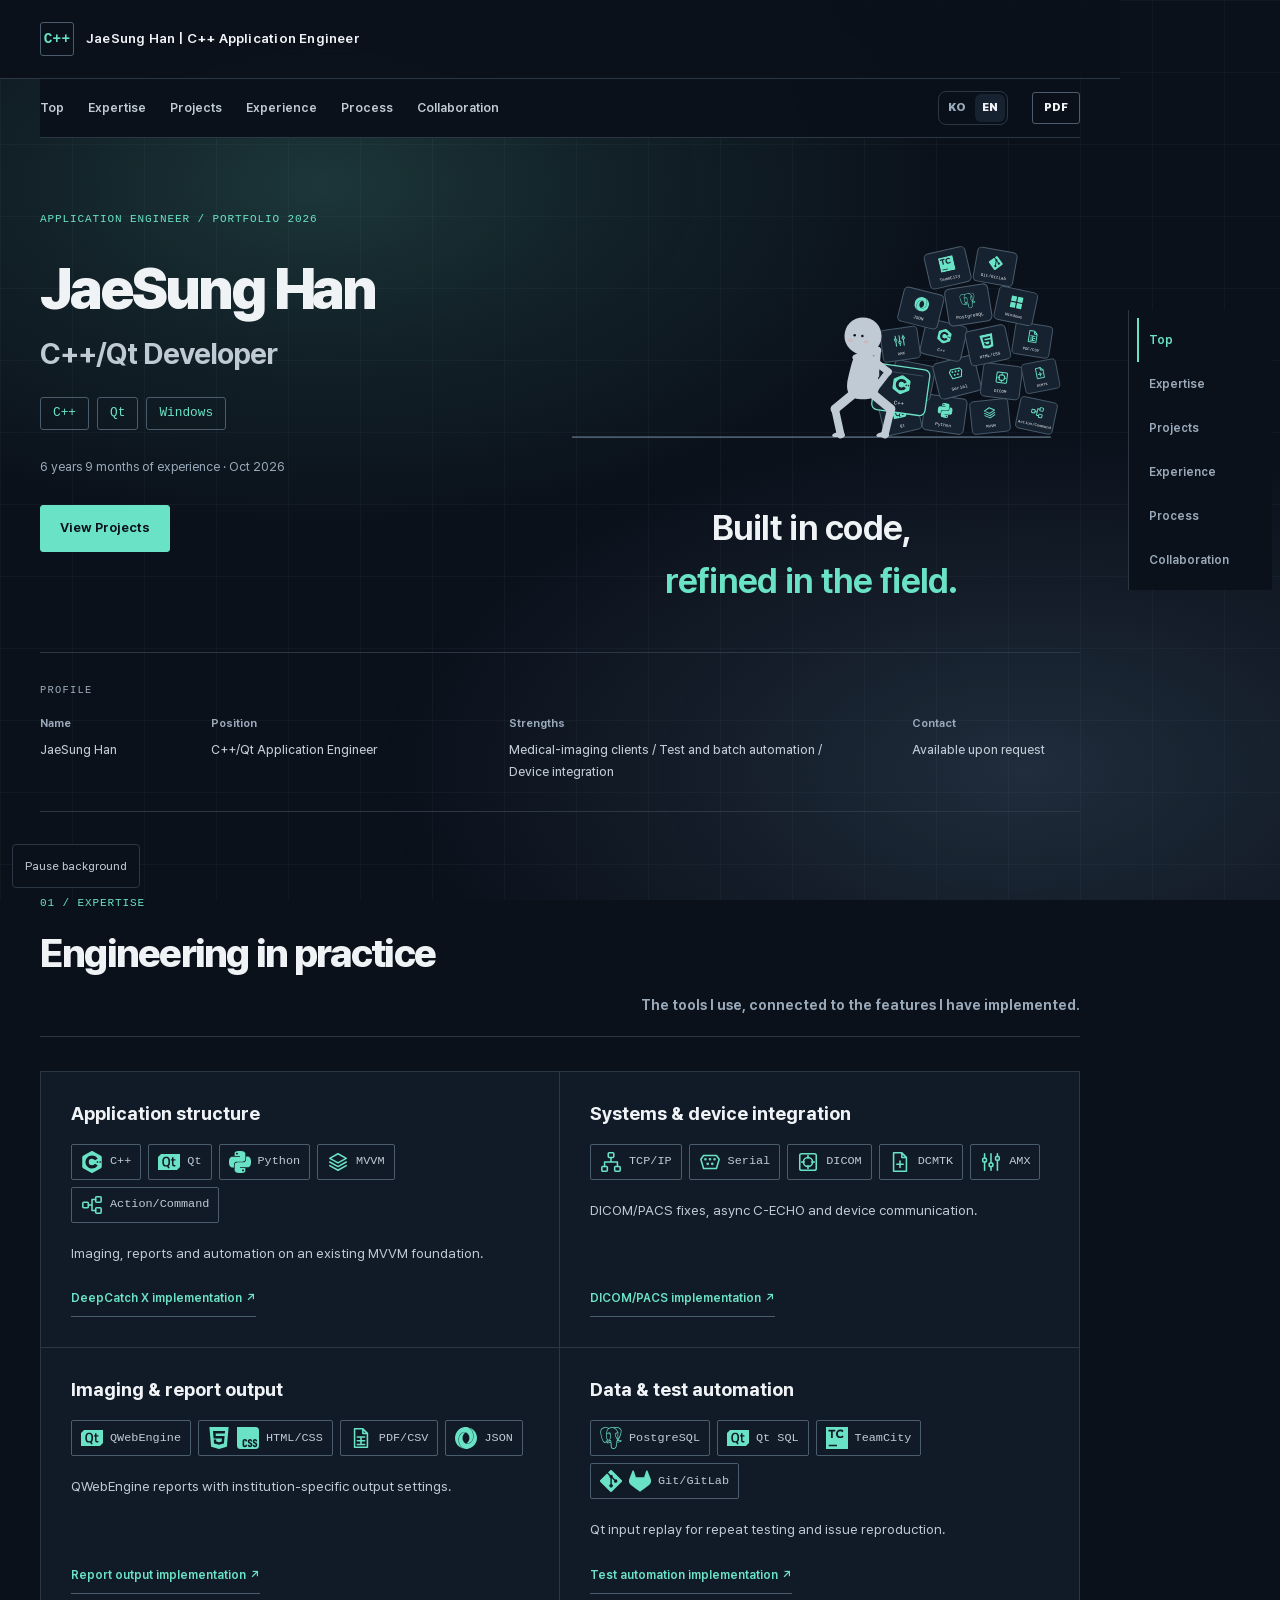
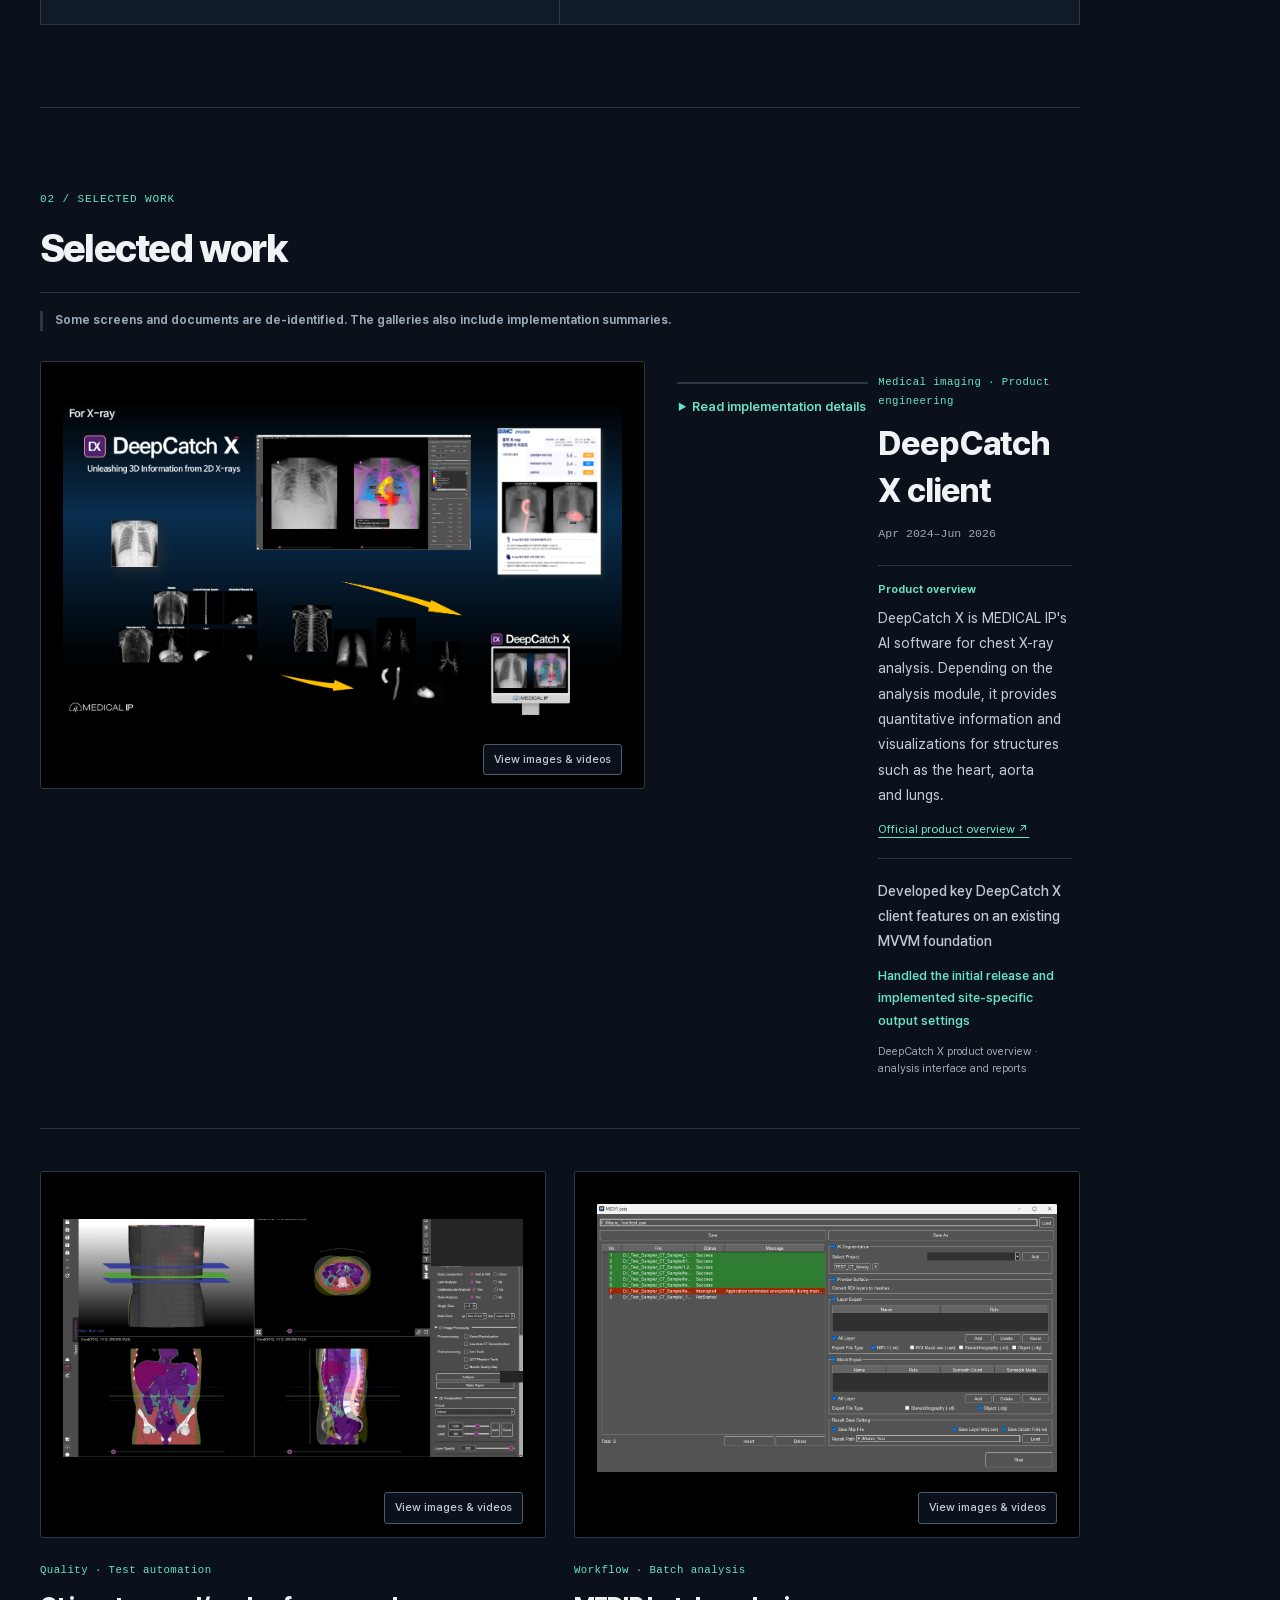
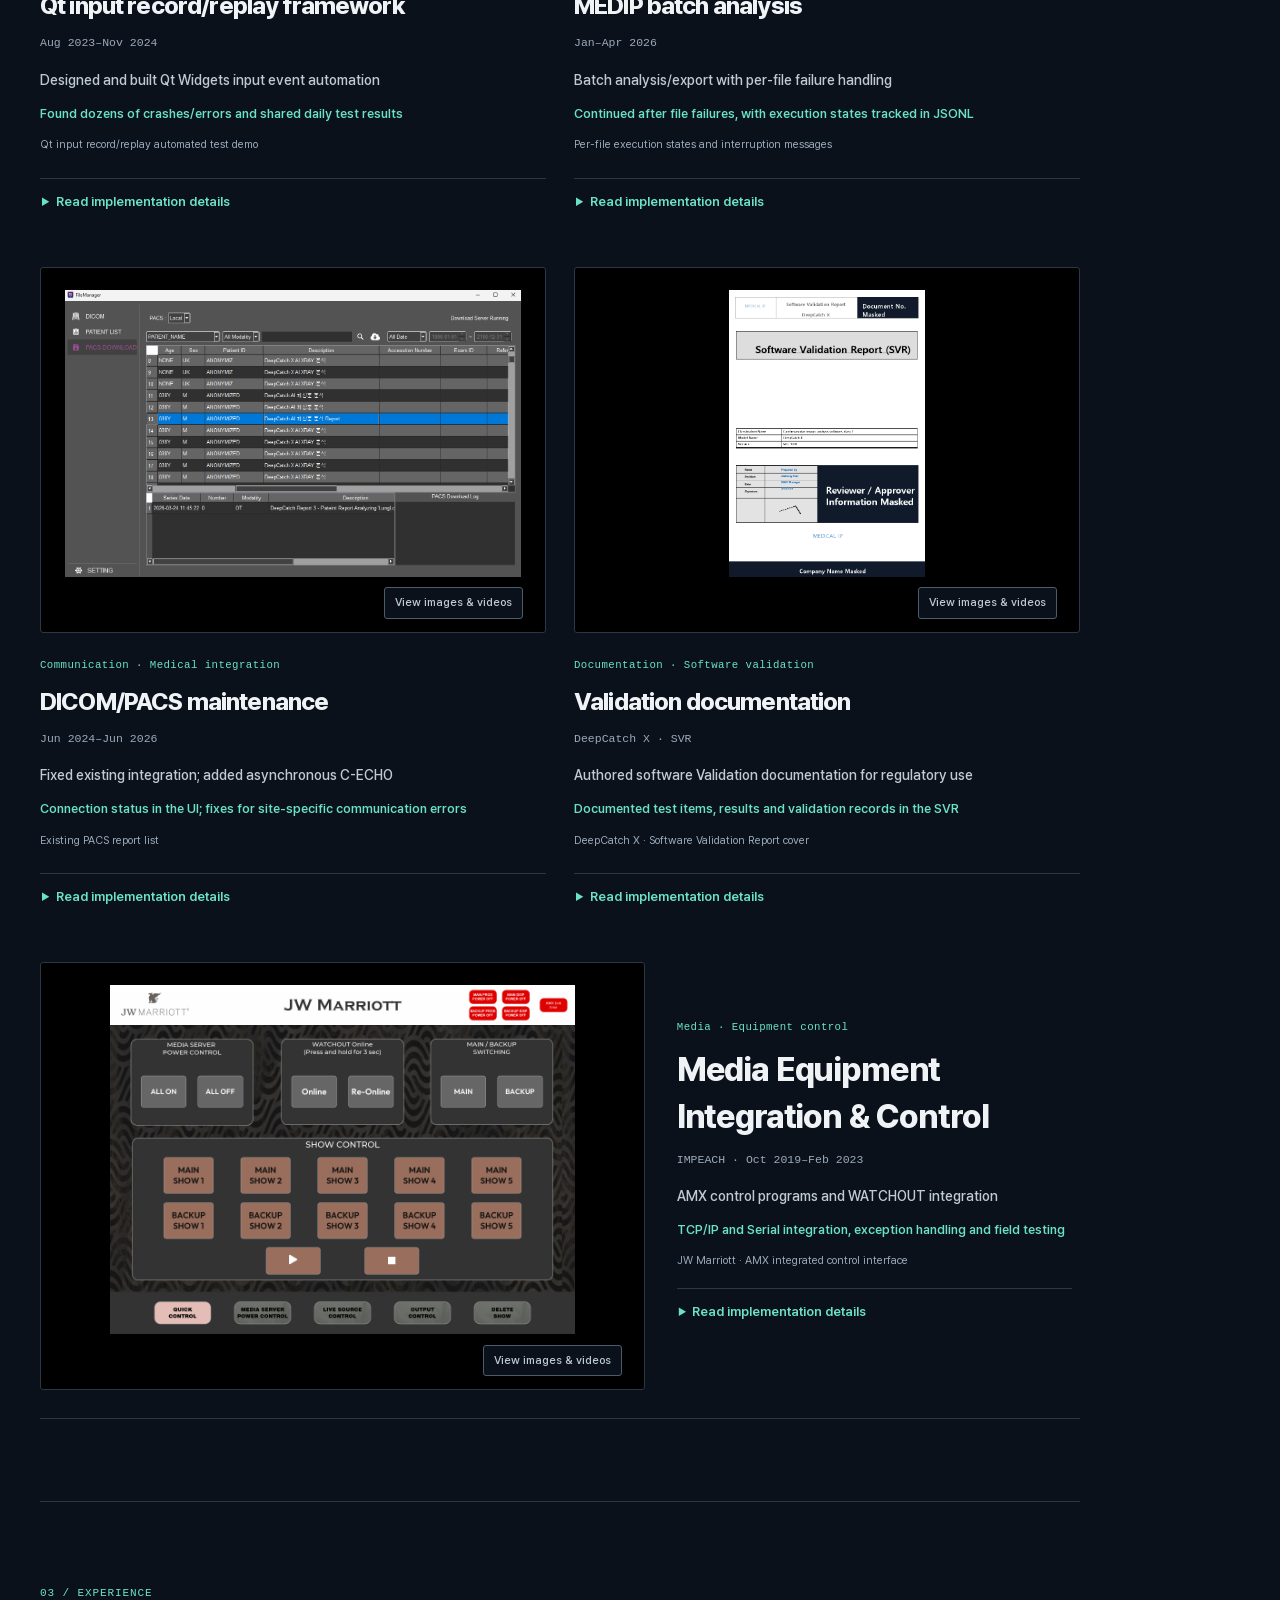
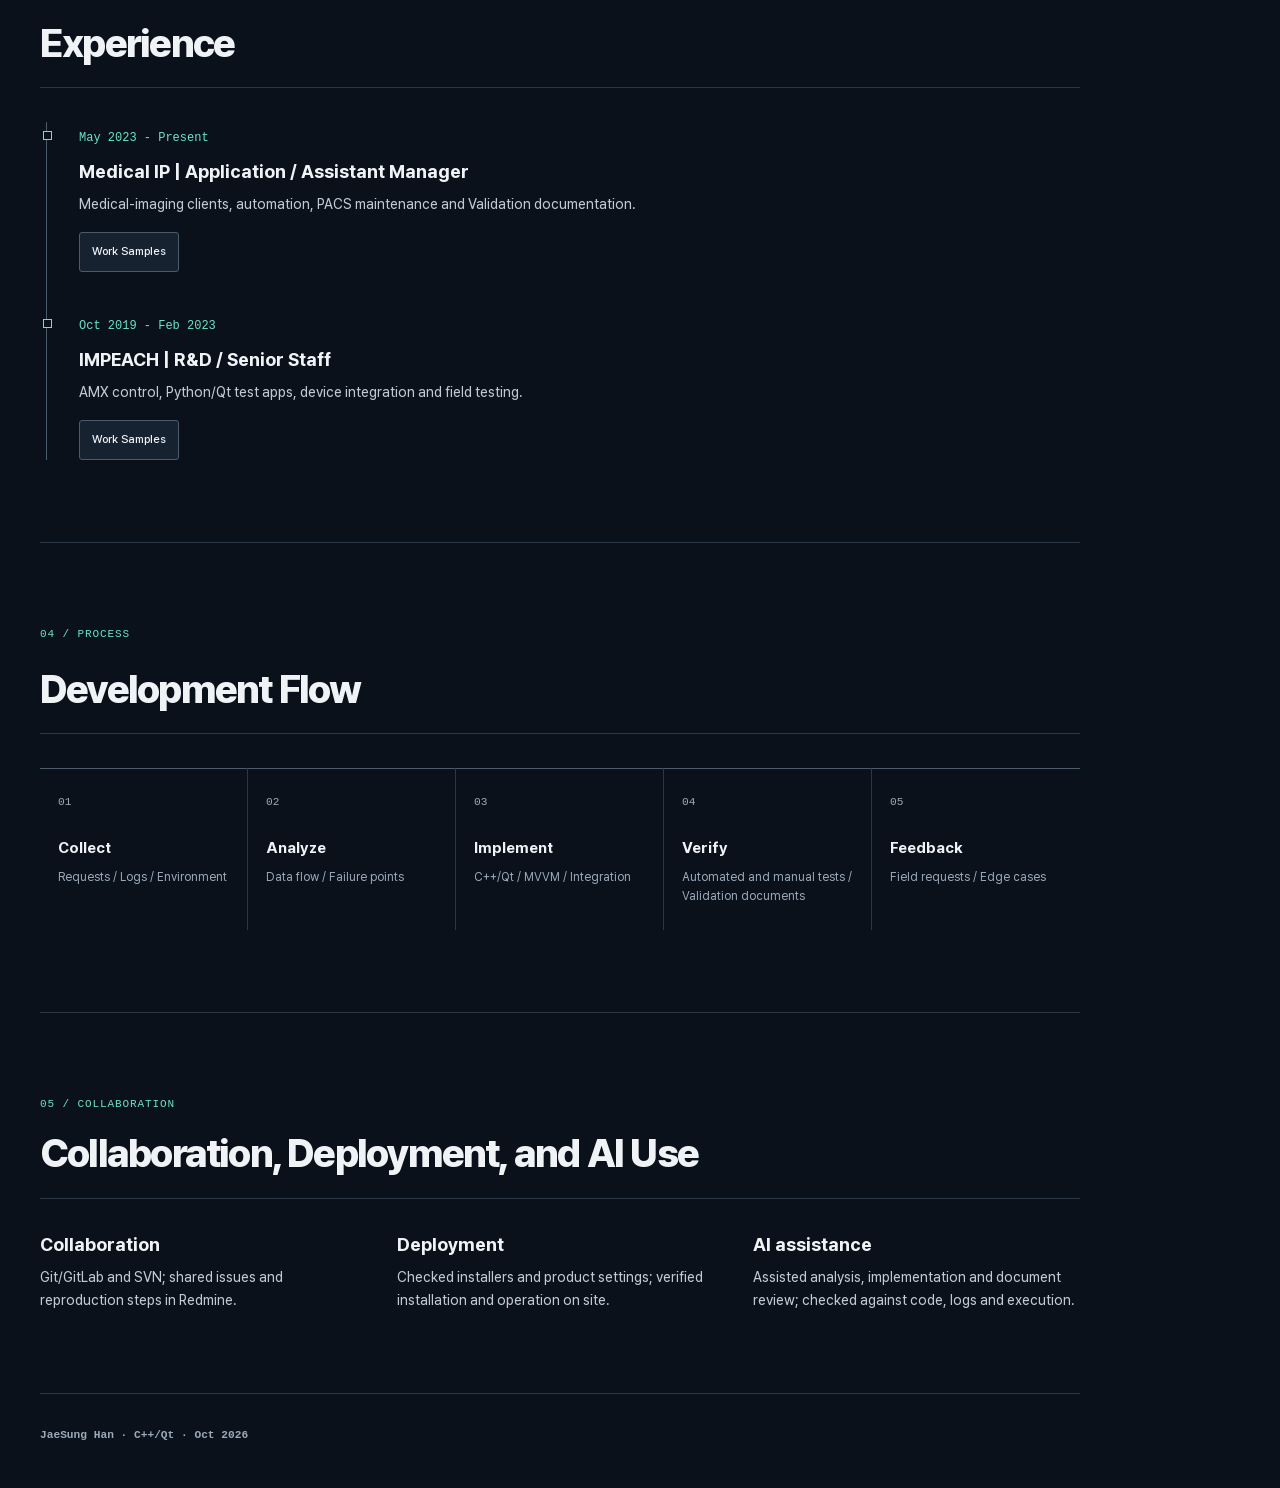
<file: index.html>
<!doctype html>
<html lang="ko">
<head>
  <meta charset="utf-8">
  <meta name="viewport" content="width=device-width, initial-scale=1">
  <meta http-equiv="refresh" content="0; url=portfolio/">
  <title>한재성 포트폴리오</title>
  <script>
    window.location.replace("portfolio/");
  </script>
</head>
<body>
  <p><a href="portfolio/">포트폴리오로 이동</a></p>
</body>
</html>
</file>
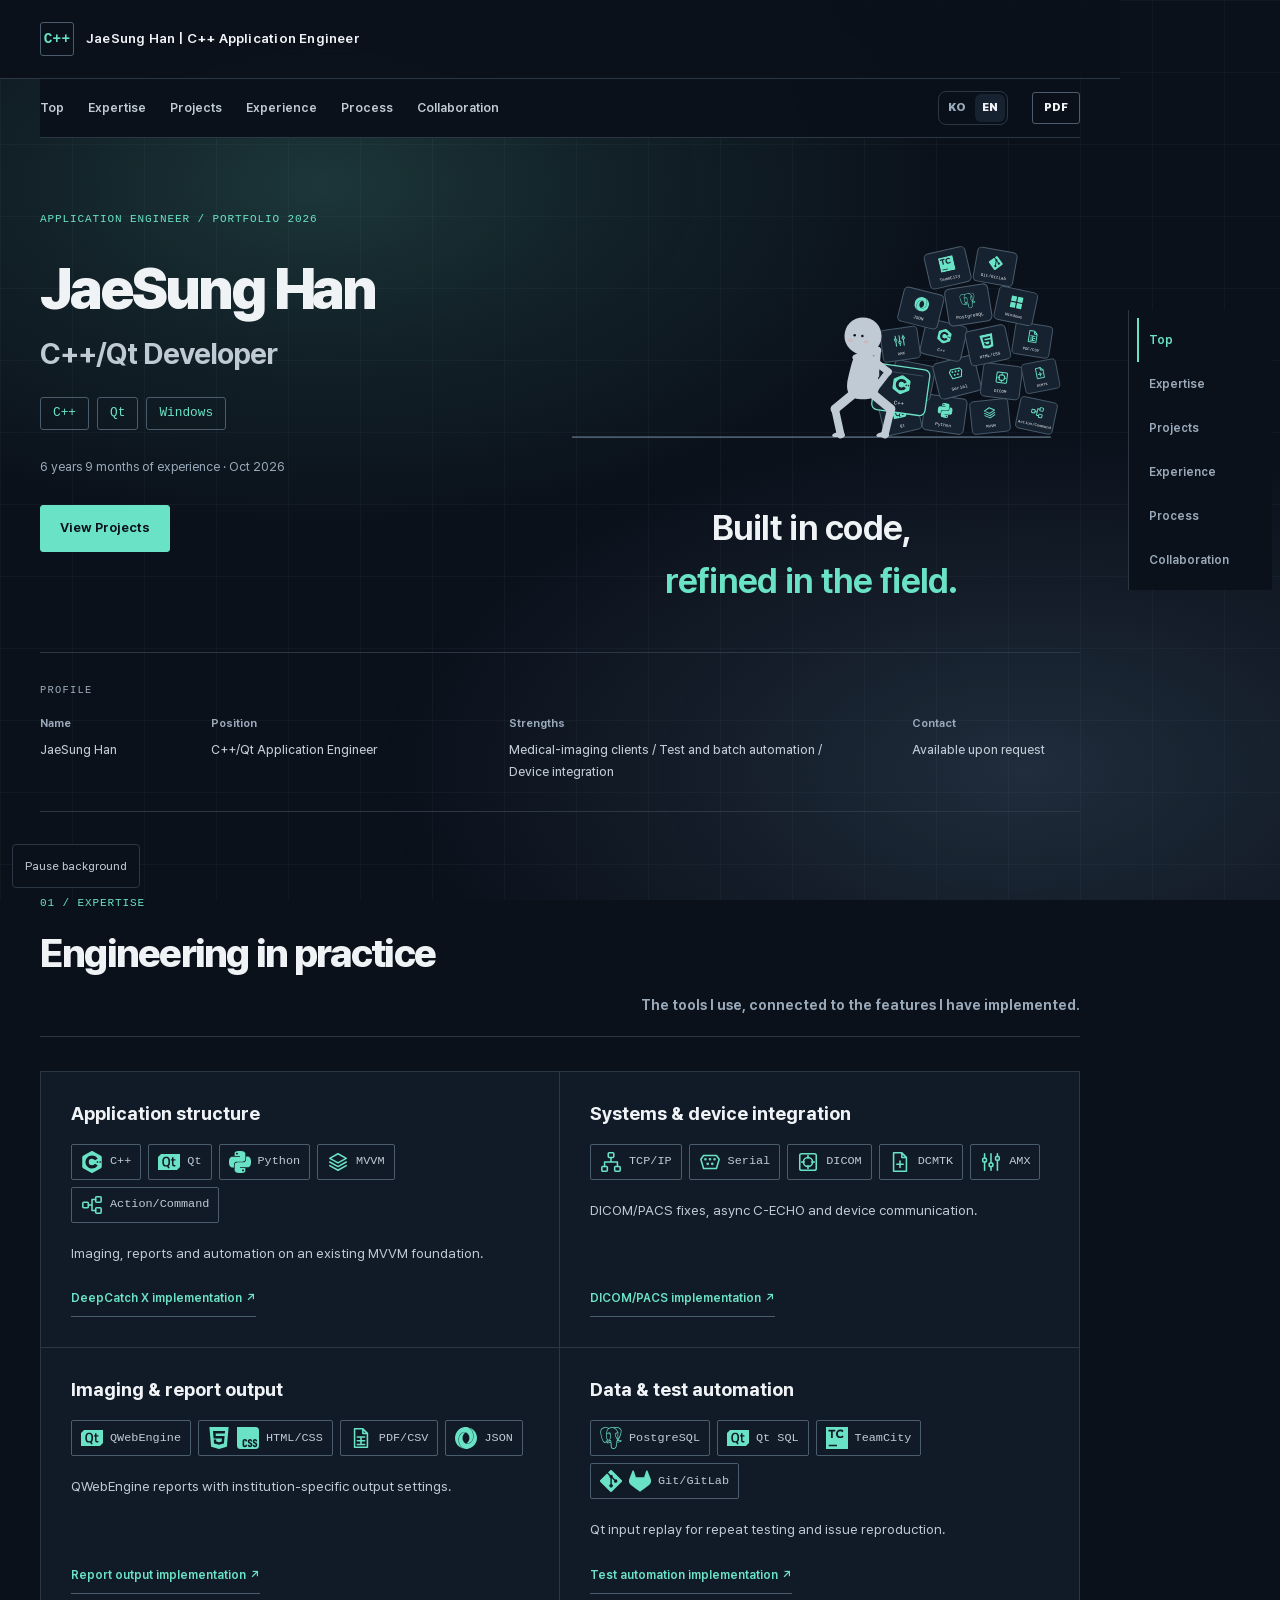
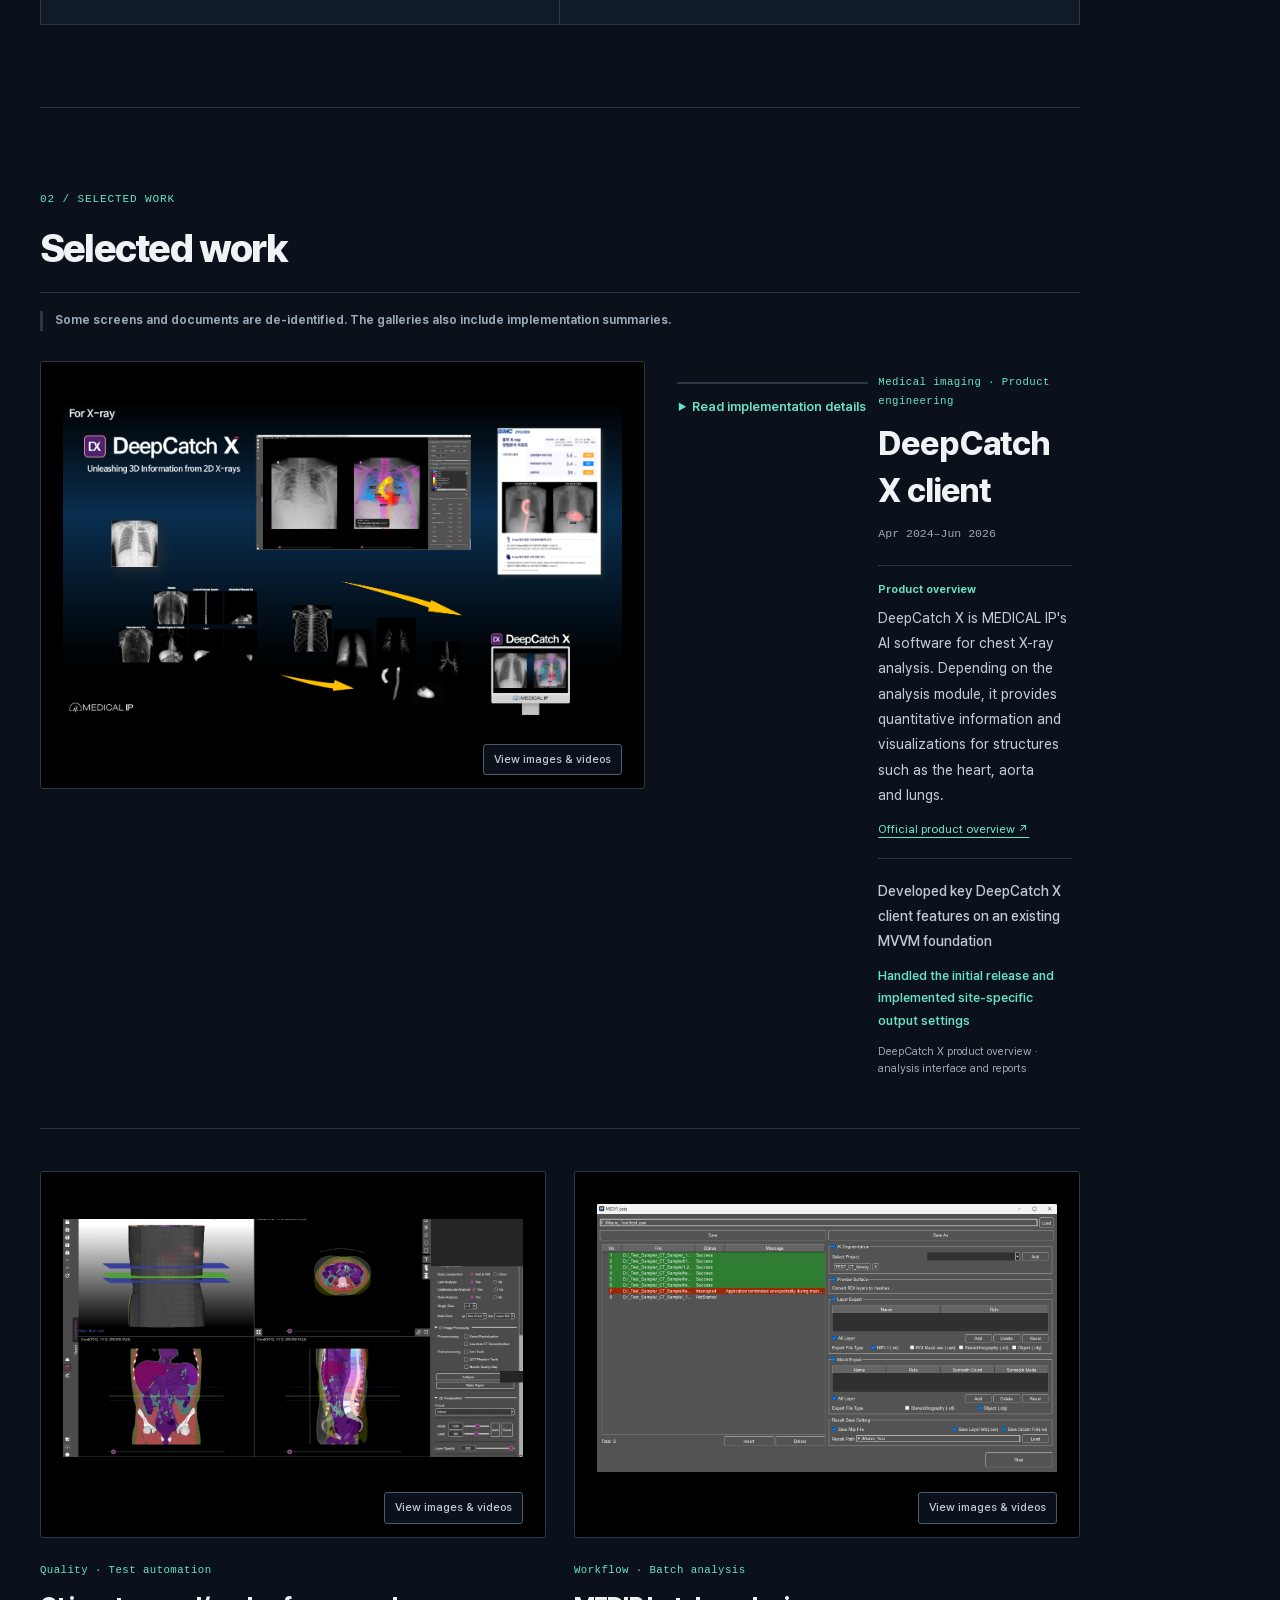
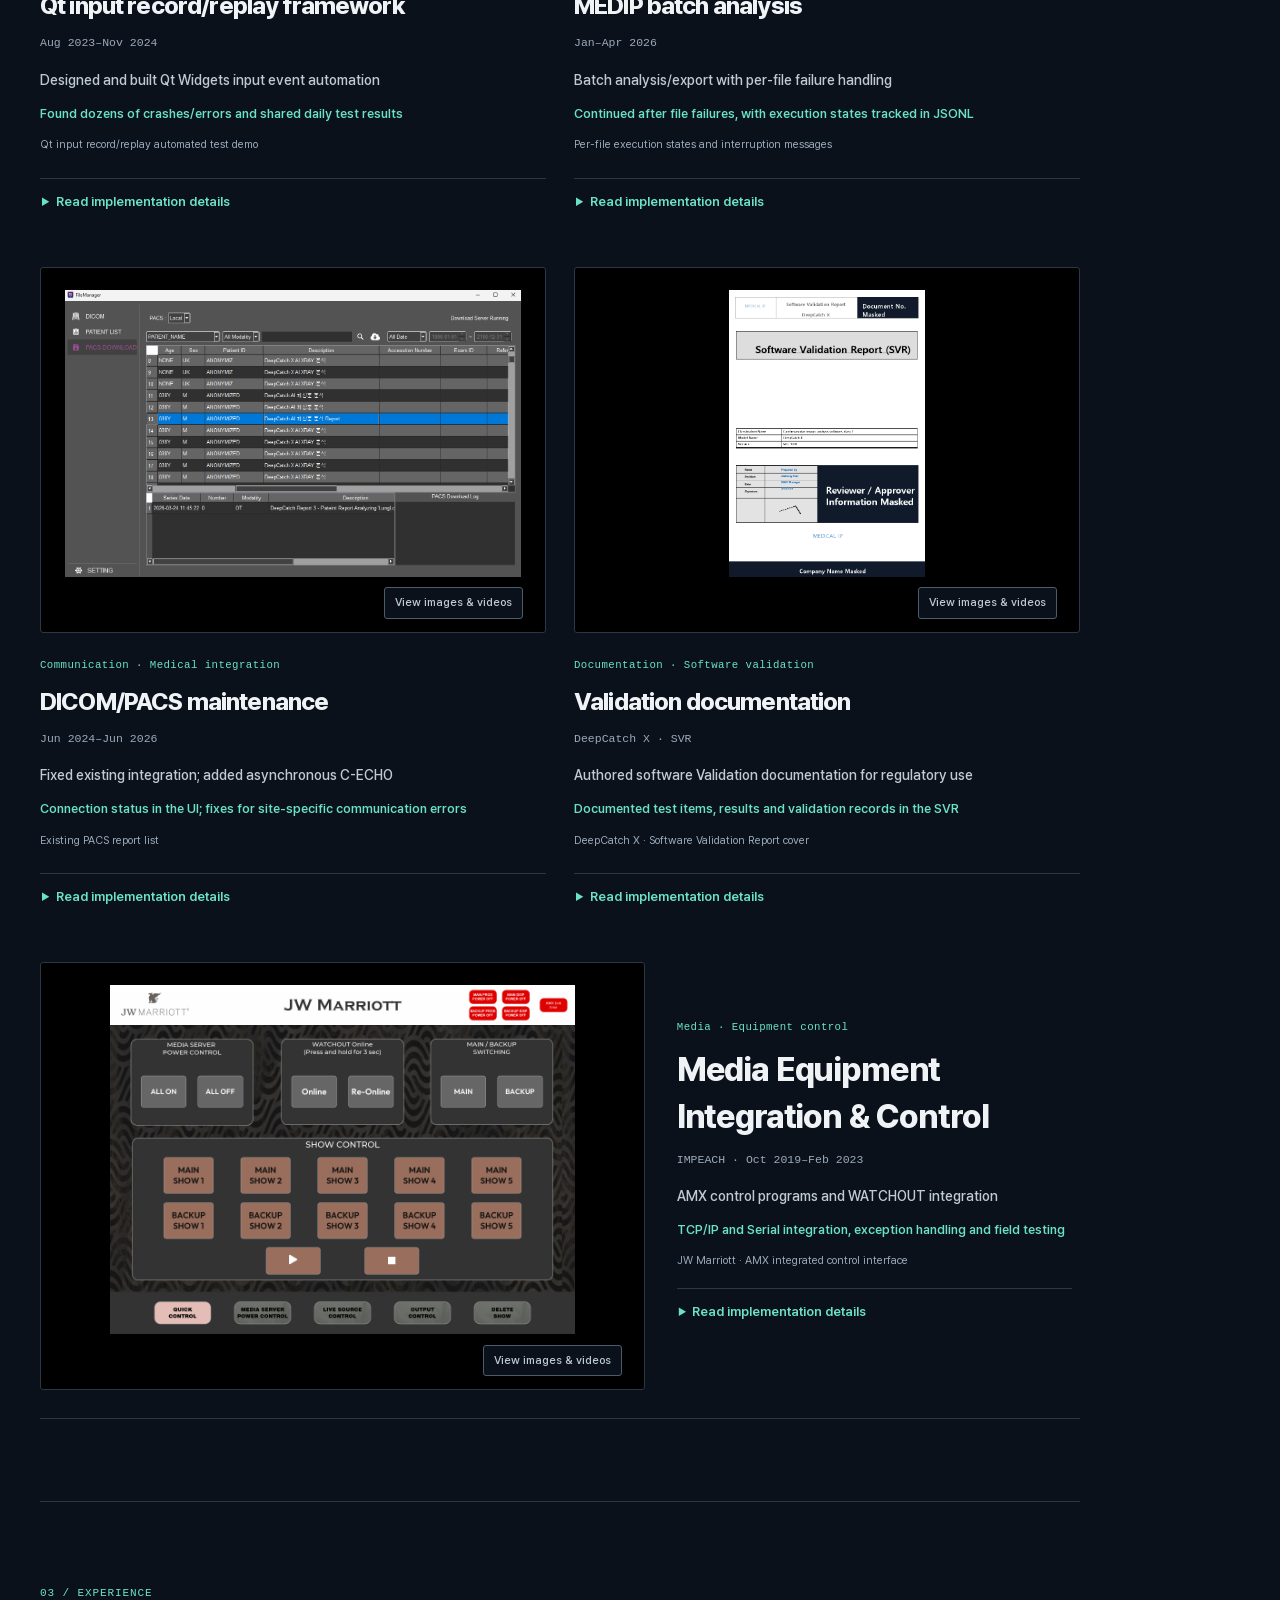
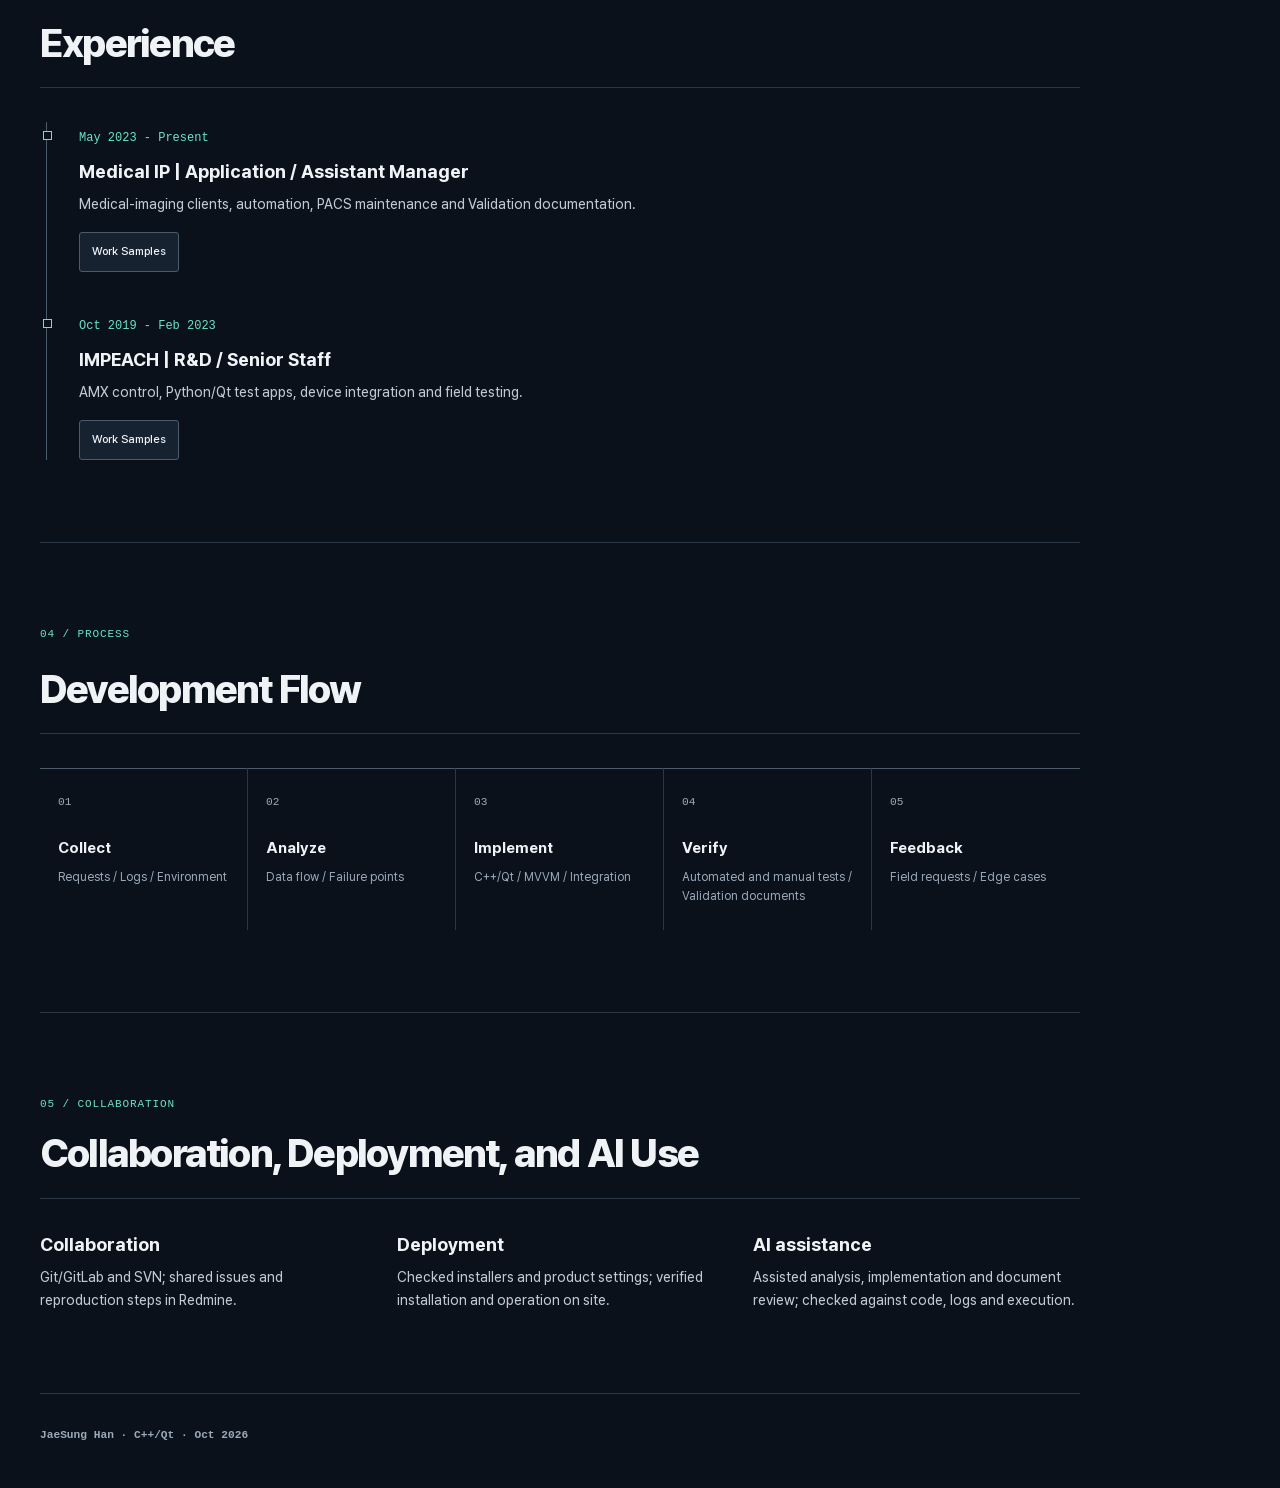
<file: portfolio/index.html>
<!DOCTYPE html>
<html lang="ko">
<head>
  <meta charset="UTF-8">
  <meta name="viewport" content="width=device-width, initial-scale=1.0">
  <title>한재성 | C++/Qt Application Engineer</title>
  <style>
    :root {
      --bg: #f4f6f2;
      --surface: #ffffff;
      --surface-2: #eef2ec;
      --ink: #161a1d;
      --ink-soft: #3d464c;
      --muted: #69747b;
      --line: rgba(22, 26, 29, 0.12);
      --line-strong: rgba(22, 26, 29, 0.22);
      --teal: #0f6f68;
      --teal-dark: #094a45;
      --blue: #2f6f9f;
      --orange: #d35c2f;
      --yellow: #e7b84e;
      --paper: #fbfbf8;
      --shadow: 0 24px 70px rgba(22, 26, 29, 0.12);
      --shadow-sm: 0 14px 34px rgba(22, 26, 29, 0.09);
      --radius: 8px;
      --max: 1180px;
    }

    * {
      box-sizing: border-box;
    }

    html {
      scroll-behavior: smooth;
      overflow-x: hidden;
    }

    body {
      margin: 0;
      color: var(--ink);
      font-family: "Pretendard Variable", "Pretendard", "Noto Sans KR", "Segoe UI", sans-serif;
      line-height: 1.6;
      background: var(--bg);
      overflow-x: hidden;
      max-width: 100vw;
      word-break: keep-all;
      overflow-wrap: break-word;
      text-rendering: optimizeLegibility;
    }

    button,
    a {
      font: inherit;
    }

    a {
      color: inherit;
      text-decoration: none;
    }

    img,
    video {
      max-width: 100%;
      display: block;
    }

    .site-shell {
      min-height: 100vh;
      max-width: 100%;
      overflow-x: hidden;
    }

    .topbar {
      position: sticky;
      top: 0;
      z-index: 20;
      border-bottom: 1px solid var(--line);
      background: rgba(244, 246, 242, 0.88);
      backdrop-filter: blur(18px);
    }

    .topbar-inner {
      width: min(calc(100% - 32px), var(--max));
      margin: 0 auto;
      min-height: 64px;
      display: flex;
      align-items: center;
      justify-content: flex-start;
      gap: 20px;
    }

    .brand {
      display: inline-flex;
      align-items: center;
      gap: 12px;
      min-width: 0;
      font-weight: 900;
      letter-spacing: 0;
    }

    .brand-mark {
      width: 34px;
      height: 34px;
      display: grid;
      place-items: center;
      color: #fff;
      background: var(--ink);
      border: 2px solid var(--teal);
      border-radius: 6px;
      box-shadow: 4px 4px 0 var(--yellow);
      font-size: 0.78rem;
      line-height: 1;
    }

    .brand span:last-child {
      min-width: 0;
      overflow: hidden;
      text-overflow: ellipsis;
      white-space: nowrap;
    }

    .language-switch {
      flex: 0 0 auto;
      display: inline-flex;
      align-items: center;
      gap: 4px;
      padding: 4px;
      border: 1px solid var(--line);
      border-radius: 8px;
      background: rgba(255, 255, 255, 0.78);
    }

    .language-switch button {
      min-width: 42px;
      min-height: 32px;
      border: 0;
      border-radius: 6px;
      color: var(--muted);
      background: transparent;
      cursor: pointer;
      font-size: 0.84rem;
      font-weight: 950;
    }

    .language-switch button[aria-pressed="true"] {
      color: #fff;
      background: var(--ink);
    }

    .nav {
      position: fixed;
      top: 50%;
      right: 16px;
      transform: translateY(-50%);
      z-index: 45;
      display: flex;
      flex-direction: column;
      align-items: stretch;
      gap: 8px;
      width: 112px;
      max-width: calc(100vw - 24px);
      padding: 8px;
      border-radius: 8px;
      border: 1px solid rgba(22, 26, 29, 0.1);
      background: rgba(255, 255, 255, 0.84);
      box-shadow: 0 16px 42px rgba(22, 26, 29, 0.13);
      backdrop-filter: blur(16px);
    }

    .nav a,
    .print-button,
    .project-preview-trigger,
    .lightbox-nav,
    .lightbox-close {
      min-height: 40px;
      border: 1px solid var(--line-strong);
      border-radius: 6px;
      display: inline-flex;
      align-items: center;
      justify-content: center;
      gap: 8px;
      color: var(--ink);
      background: var(--surface);
      cursor: pointer;
      transition: transform 140ms ease, border-color 140ms ease, background 140ms ease, color 140ms ease;
    }

    .nav a {
      width: 100%;
      padding: 9px 12px;
      font-size: 0.92rem;
      font-weight: 800;
    }

    .print-button,
    .project-preview-trigger,
    .lightbox-nav {
      padding: 9px 13px;
      font-weight: 900;
    }

    .nav .print-button {
      width: 100%;
    }

    .nav .language-switch {
      width: 100%;
      display: grid;
      grid-template-columns: repeat(2, minmax(0, 1fr));
      gap: 3px;
      padding: 3px;
    }

    .nav .language-switch button {
      width: 100%;
      min-width: 0;
      min-height: 34px;
      padding: 0;
    }

    .nav a:hover,
    .nav a:focus-visible,
    .print-button:hover,
    .print-button:focus-visible,
    .project-preview-trigger:hover,
    .project-preview-trigger:focus-visible,
    .lightbox-nav:hover:not(:disabled),
    .lightbox-nav:focus-visible:not(:disabled),
    .lightbox-close:hover,
    .lightbox-close:focus-visible {
      transform: translateY(-1px);
      color: #fff;
      background: var(--ink);
      border-color: var(--ink);
      outline: none;
    }

    .page {
      width: min(calc(100% - 32px), var(--max));
      margin: 0 auto;
      padding: 28px 0 70px;
      max-width: calc(100vw - 32px);
      overflow-x: hidden;
    }

    .hero {
      min-height: 0;
      display: grid;
      grid-template-columns: minmax(0, 1.5fr) minmax(320px, 1fr);
      align-items: stretch;
      gap: 24px;
      padding: clamp(28px, 5vw, 54px);
      position: relative;
      overflow: hidden;
      background: rgba(255, 255, 255, 0.88);
      border: 1px solid var(--line);
      border-radius: var(--radius);
      box-shadow: var(--shadow-sm);
    }

    .hero::before {
      content: "";
      position: absolute;
      inset: 0 0 auto;
      height: 8px;
      background: linear-gradient(90deg, var(--teal), var(--orange), var(--yellow), var(--blue));
    }

    .hero-card,
    .section,
    .project-card,
    .experience-card,
    .stack-group {
      background: rgba(255, 255, 255, 0.88);
      border: 1px solid var(--line);
      border-radius: var(--radius);
      box-shadow: var(--shadow-sm);
    }

    .hero-card {
      background: rgba(255, 255, 255, 0.72);
      box-shadow: none;
      padding: clamp(24px, 3.6vw, 34px);
      min-width: 0;
    }

    h1,
    h2,
    h3,
    p {
      margin: 0;
    }

    h1,
    h2,
    h3 {
      text-wrap: balance;
    }

    p,
    li,
    dd {
      line-break: strict;
      text-wrap: pretty;
    }

    .hero-heading {
      grid-column: 1 / -1;
      min-width: 0;
    }

    .hero-title {
      max-width: 920px;
      font-size: clamp(2.7rem, 5.5vw, 4.72rem);
      line-height: 0.92;
      letter-spacing: 0;
    }

    .hero-title span {
      display: block;
      white-space: nowrap;
    }

    .hero-label {
      color: var(--orange);
      font-size: 0.98rem;
      font-weight: 950;
      letter-spacing: 0;
      text-transform: uppercase;
    }

    .summary-text {
      margin-top: 18px;
      color: var(--ink-soft);
      font-size: clamp(1rem, 1.4vw, 1.08rem);
      line-height: 1.7;
      font-weight: 650;
      overflow-wrap: break-word;
      word-break: keep-all;
    }

    .summary-actions {
      display: flex;
      margin-top: 24px;
    }

    .summary-cta {
      min-height: 46px;
      display: inline-flex;
      align-items: center;
      justify-content: center;
      padding: 11px 15px;
      border: 1px solid var(--ink);
      border-radius: 6px;
      color: #fff;
      background: var(--ink);
      box-shadow: 5px 5px 0 var(--orange);
      font-weight: 950;
      transition: transform 140ms ease, background 140ms ease, border-color 140ms ease;
    }

    .summary-cta:hover,
    .summary-cta:focus-visible {
      transform: translateY(-1px);
      background: var(--teal-dark);
      border-color: var(--teal-dark);
      outline: none;
    }

    .summary-metrics {
      margin-top: 28px;
      display: grid;
      grid-template-columns: repeat(4, minmax(0, 1fr));
      border: 1px solid var(--line-strong);
      border-radius: 8px;
      overflow: hidden;
      background: var(--paper);
    }

    .summary-metric {
      min-width: 0;
      padding: 15px;
      border-right: 1px solid var(--line);
    }

    .summary-metric:last-child {
      border-right: 0;
    }

    .summary-metric strong {
      display: block;
      font-size: 1.35rem;
      line-height: 1;
    }

    .summary-metric span {
      display: block;
      margin-top: 7px;
      color: var(--muted);
      font-size: 0.82rem;
      font-weight: 800;
      overflow-wrap: break-word;
    }

    .profile-table {
      margin-top: 12px;
    }

    .profile-row {
      display: grid;
      grid-template-columns: 86px minmax(0, 1fr);
      gap: 0;
      padding: 13px 0;
      border-bottom: 1px solid var(--line);
    }

    .profile-row:last-child {
      border-bottom: 0;
      padding-bottom: 0;
    }

    .profile-row dt {
      color: var(--teal-dark);
      font-weight: 950;
    }

    .profile-row dd {
      margin: 0;
      color: var(--ink-soft);
      font-weight: 700;
      word-break: keep-all;
      overflow-wrap: break-word;
    }

    .sections {
      display: grid;
      gap: 22px;
    }

    .section {
      padding: clamp(24px, 4vw, 36px);
      min-width: 0;
    }

    .section-header {
      display: grid;
      grid-template-columns: minmax(0, 0.72fr) minmax(280px, 0.8fr);
      gap: 24px;
      align-items: end;
      margin-bottom: 22px;
      padding-bottom: 18px;
      border-bottom: 1px solid var(--line);
    }

    .section-label {
      color: var(--orange);
      font-size: 0.82rem;
      font-weight: 950;
      letter-spacing: 0;
      text-transform: uppercase;
    }

    .section h2 {
      margin-top: 6px;
      font-size: clamp(1.7rem, 3.2vw, 2.7rem);
      line-height: 1.03;
      letter-spacing: 0;
    }

    .section-header p {
      justify-self: end;
      max-width: 540px;
      color: var(--muted);
      font-weight: 650;
      line-height: 1.72;
      text-align: right;
    }

    .section-title-line,
    .section-title-note {
      display: block;
    }

    .section-title-note {
      margin-top: 8px;
      color: var(--muted);
      font-size: clamp(1rem, 1.4vw, 1.25rem);
      font-weight: 850;
      line-height: 1.35;
    }

    .section-title-line {
      white-space: nowrap;
    }

    .section-notice {
      margin: -4px 0 18px;
      max-width: 760px;
      padding-left: 12px;
      border-left: 3px solid var(--line);
      color: var(--muted);
      font-size: 0.9rem;
      font-weight: 650;
      line-height: 1.62;
    }

    .project-list {
      display: grid;
      gap: 16px;
    }

    .project-card {
      display: grid;
      grid-template-columns: minmax(280px, 0.42fr) minmax(0, 1fr);
      gap: 0;
      overflow: hidden;
      box-shadow: none;
      background: var(--surface);
      min-width: 0;
    }

    .project-media {
      display: grid;
      place-items: center;
      align-self: start;
      gap: 10px;
      padding: 12px;
      background:
        linear-gradient(90deg, rgba(255, 255, 255, 0.045) 1px, transparent 1px),
        linear-gradient(rgba(255, 255, 255, 0.045) 1px, transparent 1px),
        var(--ink);
      background-size: 22px 22px;
      border-right: 1px solid var(--line);
      position: relative;
      overflow: hidden;
    }

    .project-media img {
      width: 100%;
      height: auto;
      min-height: 0;
      object-fit: contain;
      object-position: center center;
      opacity: 0.98;
      filter: saturate(0.92) contrast(1.03);
      border: 1px solid rgba(255, 255, 255, 0.14);
      border-radius: 6px;
      background: #fbfbf8;
    }

    .project-media::after {
      content: none;
    }

    .project-period {
      margin-top: -7px;
      color: var(--orange);
      font-size: 0.88rem;
      font-weight: 950;
      letter-spacing: 0.02em;
    }

    .project-media-trigger {
      justify-self: end;
      z-index: 2;
      min-height: 36px;
      padding: 7px 10px;
      background: rgba(255, 255, 255, 0.94);
      box-shadow: 0 10px 24px rgba(16, 20, 23, 0.22);
      backdrop-filter: blur(8px);
    }

    .project-body,
    .project-details {
      padding: clamp(20px, 3vw, 30px);
      display: grid;
      align-content: start;
      gap: 15px;
      min-width: 0;
    }

    .project-details {
      grid-column: 1 / -1;
      border-top: 1px solid var(--line);
    }

    .project-kicker {
      color: var(--teal-dark);
      font-size: 0.82rem;
      font-weight: 950;
      text-transform: uppercase;
    }

    .project-card h3 {
      font-size: clamp(1.3rem, 2.4vw, 2rem);
      line-height: 1.12;
      letter-spacing: 0;
    }

    .project-card p {
      color: var(--ink-soft);
      font-weight: 650;
      word-break: keep-all;
      overflow-wrap: break-word;
      line-height: 1.68;
    }

    .bullet-list {
      display: grid;
      gap: 9px;
      padding: 0;
      margin: 0;
      list-style: none;
    }

    .bullet-list li {
      position: relative;
      padding-left: 18px;
      color: var(--muted);
      font-size: 0.95rem;
      font-weight: 600;
      line-height: 1.62;
    }

    .bullet-list li::before {
      content: "";
      position: absolute;
      left: 0;
      top: 0.72em;
      width: 8px;
      height: 2px;
      background: var(--orange);
    }

    .tag-row,
    .chips {
      display: flex;
      flex-wrap: wrap;
      gap: 7px;
      padding: 0;
      margin: 0;
      list-style: none;
    }

    .tag-row li,
    .chips li {
      min-height: 30px;
      display: inline-flex;
      align-items: center;
      border: 1px solid var(--line);
      border-radius: 6px;
      padding: 5px 9px;
      color: var(--ink-soft);
      background: var(--surface-2);
      font-size: 0.82rem;
      font-weight: 850;
    }

    .flow-grid {
      display: grid;
      grid-template-columns: repeat(5, minmax(0, 1fr));
      gap: 10px;
    }

    .flow-step {
      min-height: 150px;
      border: 1px solid var(--line);
      border-radius: 8px;
      padding: 15px;
      background: var(--paper);
      position: relative;
    }

    .flow-step::after {
      content: "->";
      position: absolute;
      right: -14px;
      top: 18px;
      z-index: 1;
      color: var(--orange);
      font-weight: 950;
    }

    .flow-step:last-child::after {
      content: "";
    }

    .flow-step span {
      display: block;
      color: var(--orange);
      font-size: 0.82rem;
      font-weight: 950;
    }

    .flow-step strong {
      display: block;
      margin-top: 10px;
      line-height: 1.25;
    }

    .flow-step p {
      margin-top: 8px;
      color: var(--muted);
      font-size: 0.9rem;
      font-weight: 600;
      line-height: 1.58;
    }

    .experience-grid,
    .stack-grid {
      display: grid;
      gap: 14px;
    }

    .experience-grid {
      grid-template-columns: repeat(2, minmax(0, 1fr));
    }

    .stack-grid {
      grid-template-columns: repeat(auto-fit, minmax(190px, 1fr));
    }

    .experience-card,
    .stack-group {
      padding: 20px;
      box-shadow: none;
    }

    .period {
      color: var(--orange);
      font-size: 0.84rem;
      font-weight: 950;
    }

    .experience-card h3,
    .stack-group h3 {
      margin-top: 8px;
      font-size: 1.18rem;
      line-height: 1.3;
    }

    .experience-card p {
      margin-top: 9px;
      color: var(--muted);
      font-weight: 600;
      line-height: 1.65;
    }

    .experience-card .project-preview-trigger {
      margin-top: 16px;
      width: fit-content;
    }

    .stack-group .chips {
      margin-top: 14px;
      gap: 10px;
    }

    .stack-group .chips li {
      min-height: 38px;
      border-color: transparent;
      border-radius: 999px;
      padding: 8px 12px;
      color: var(--teal-dark);
      background: #d8ebe6;
    }

    .closing {
      padding: clamp(24px, 4vw, 38px);
      color: #fff;
      background: var(--ink);
      border-radius: var(--radius);
      box-shadow: var(--shadow);
      display: grid;
      grid-template-columns: minmax(0, 1fr) auto;
      gap: 24px;
      align-items: center;
    }

    .closing h2 {
      font-size: clamp(1.7rem, 3.5vw, 3rem);
      line-height: 1.04;
    }

    .closing p {
      margin-top: 12px;
      max-width: 720px;
      color: rgba(255, 255, 255, 0.72);
      font-weight: 650;
      line-height: 1.7;
    }

    .closing p span {
      display: block;
    }

    .closing p span + span {
      margin-top: 4px;
    }

    .footer-note {
      color: var(--muted);
      font-size: 0.9rem;
      font-weight: 700;
      text-align: center;
    }

    .lightbox {
      position: fixed;
      inset: 0;
      z-index: 50;
      display: grid;
      place-items: center;
      padding: 24px;
    }

    .lightbox[aria-hidden="true"] {
      display: none;
    }

    .lightbox-backdrop {
      position: absolute;
      inset: 0;
      background: rgba(10, 14, 16, 0.72);
      backdrop-filter: blur(12px);
    }

    .lightbox-panel {
      position: relative;
      z-index: 1;
      width: min(1320px, calc(100vw - 28px));
      height: min(820px, calc(100vh - 28px));
      max-height: calc(100vh - 28px);
      display: grid;
      grid-template-columns: minmax(0, 1.35fr) minmax(420px, 0.8fr);
      overflow: hidden;
      border: 1px solid rgba(255, 255, 255, 0.24);
      border-radius: 8px;
      background: #fbfbf8;
      box-shadow: 0 32px 80px rgba(0, 0, 0, 0.38);
    }

    .lightbox-close {
      position: absolute;
      top: 12px;
      right: 12px;
      z-index: 2;
      width: 42px;
      height: 42px;
      padding: 0;
      color: #fff;
      background: rgba(0, 0, 0, 0.56);
      border-color: rgba(255, 255, 255, 0.22);
      font-size: 1.4rem;
    }

    .lightbox-media-wrap {
      min-height: 0;
      display: grid;
      grid-template-rows: minmax(0, 1fr) auto;
      background: #101417;
      position: relative;
    }

    .lightbox-media {
      min-height: 0;
      display: grid;
      place-items: center;
      padding: 18px;
      overflow: auto;
      cursor: grab;
      touch-action: pan-y;
      user-select: none;
    }

    .lightbox-media.is-dragging {
      cursor: grabbing;
    }

    .lightbox-media.is-zoomed {
      place-items: start start;
      cursor: default;
      touch-action: pan-x pan-y;
    }

    .lightbox-media img,
    .lightbox-media video {
      width: 100%;
      max-height: calc(100vh - 170px);
      object-fit: contain;
      border-radius: 6px;
      background: #fff;
    }

    .lightbox-media img {
      max-width: none;
      pointer-events: none;
    }

    .lightbox-empty {
      aspect-ratio: 16 / 9;
      object-fit: cover;
    }

    .lightbox-toolbar {
      display: flex;
      align-items: center;
      justify-content: space-between;
      gap: 12px;
      padding: 12px 14px;
      color: #fff;
      border-top: 1px solid rgba(255, 255, 255, 0.14);
    }

    .lightbox-count {
      min-width: 0;
      display: flex;
      flex-direction: column;
      gap: 2px;
      font-size: 0.82rem;
      font-weight: 850;
    }

    .lightbox-media-title {
      max-width: 42vw;
      overflow: hidden;
      text-overflow: ellipsis;
      white-space: nowrap;
      color: rgba(255, 255, 255, 0.92);
    }

    .lightbox-media-index {
      color: rgba(255, 255, 255, 0.56);
    }

    .lightbox-controls {
      display: flex;
      gap: 8px;
    }

    .lightbox-toolbar-actions {
      display: flex;
      align-items: center;
      gap: 10px;
    }

    .lightbox-zoom-controls {
      display: flex;
      align-items: center;
      gap: 6px;
    }

    .lightbox-zoom-value {
      min-width: 54px;
      color: #fff;
      font-size: 0.82rem;
      font-weight: 900;
    }

    .lightbox-nav {
      min-height: 36px;
      color: #fff;
      background: rgba(255, 255, 255, 0.08);
      border-color: rgba(255, 255, 255, 0.2);
    }

    .lightbox-nav:disabled {
      cursor: not-allowed;
      opacity: 0.42;
    }

    .lightbox-zoom-controls[hidden] {
      display: none;
    }

    .lightbox-copy {
      min-height: 0;
      overflow: auto;
      padding: clamp(22px, 3vw, 34px);
      overscroll-behavior: contain;
      scrollbar-gutter: stable;
      scrollbar-width: thin;
      scrollbar-color: rgba(15, 111, 104, 0.76) rgba(22, 26, 29, 0.08);
    }

    .lightbox.is-media-only .lightbox-panel {
      grid-template-columns: minmax(0, 1fr);
      grid-template-rows: minmax(0, 1fr);
      width: min(1180px, calc(100vw - 28px));
    }

    .lightbox.is-media-only .lightbox-copy,
    .lightbox.is-media-only .lightbox-media-title {
      display: none;
    }

    .lightbox.is-media-only .lightbox-media img,
    .lightbox.is-media-only .lightbox-media video {
      max-height: calc(100vh - 150px);
    }

    .lightbox-copy::-webkit-scrollbar {
      width: 10px;
    }

    .lightbox-copy::-webkit-scrollbar-track {
      background: rgba(22, 26, 29, 0.08);
      border-radius: 999px;
    }

    .lightbox-copy::-webkit-scrollbar-thumb {
      background: rgba(15, 111, 104, 0.76);
      border-radius: 999px;
    }

    .lightbox-scroll-hint {
      position: sticky;
      bottom: -1px;
      margin: 18px -2px -2px;
      padding: 10px 12px;
      border: 1px solid var(--line);
      border-radius: 8px;
      color: var(--muted);
      background: linear-gradient(180deg, rgba(251, 251, 248, 0.74), #fbfbf8 36%);
      font-size: 0.82rem;
      font-weight: 850;
      text-align: center;
    }

    .lightbox-meta {
      display: block;
      color: var(--orange);
      font-size: 0.82rem;
      font-weight: 950;
      text-transform: uppercase;
    }

    .lightbox-copy h2 {
      margin-top: 8px;
      font-size: clamp(1.45rem, 3vw, 2.3rem);
      line-height: 1.08;
    }

    .lightbox-copy p {
      margin-top: 14px;
      color: var(--ink-soft);
      font-weight: 650;
    }

    .lightbox-detail-list {
      display: grid;
      gap: 12px;
      padding: 0;
      margin: 22px 0 0;
      list-style: none;
    }

    .lightbox-detail-list li {
      padding: 14px;
      border: 1px solid var(--line);
      border-radius: 8px;
      background: var(--surface-2);
    }

    .lightbox-detail-list strong {
      display: block;
      margin-bottom: 6px;
      color: var(--ink);
    }

    .lightbox-detail-list span {
      display: block;
      color: var(--muted);
      font-size: 0.92rem;
      font-weight: 600;
    }

    body.modal-open {
      overflow: hidden;
    }

    @media (max-width: 1120px) {
      .lightbox {
        padding: 10px;
      }

      .lightbox-panel {
        width: min(1080px, calc(100vw - 20px));
        height: min(900px, calc(100vh - 20px));
        grid-template-columns: 1fr;
        grid-template-rows: minmax(0, 56%) minmax(0, 44%);
      }

      .lightbox-media img,
      .lightbox-media video {
        max-height: min(42vh, 410px);
      }

      .lightbox-media-title {
        max-width: 62vw;
      }

      .lightbox-copy {
        max-height: none;
        padding: 22px 28px 28px;
      }

      .lightbox-copy h2 {
        font-size: clamp(1.55rem, 4vw, 2.2rem);
      }

      .lightbox-detail-list {
        grid-template-columns: repeat(2, minmax(0, 1fr));
      }

      .lightbox-scroll-hint {
        grid-column: 1 / -1;
      }
    }

    @media (max-width: 1040px) {
      .hero {
        grid-template-columns: 1fr;
        min-height: 0;
      }

      .flow-grid,
      .stack-grid {
        grid-template-columns: repeat(2, minmax(0, 1fr));
      }

      .flow-step::after {
        content: "";
      }
    }

    @media (max-width: 820px) {
      .topbar-inner {
        min-height: 64px;
        padding: 12px 0;
      }

      .language-switch button {
        min-width: 38px;
      }

      .nav {
        top: auto;
        left: 10px;
        right: 10px;
        bottom: 10px;
        transform: none;
        width: auto;
        display: grid;
        grid-template-columns: repeat(4, minmax(0, 1fr));
        align-items: stretch;
        justify-content: stretch;
        max-width: none;
        gap: 5px;
        padding: 6px;
      }

      .nav a,
      .nav .print-button {
        flex: 1 1 0;
        min-width: 0;
        width: 100%;
        padding: 8px 6px;
        font-size: clamp(0.68rem, 2.4vw, 0.82rem);
        white-space: nowrap;
      }

      .section-header,
      .project-card,
      .experience-grid,
      .stack-grid,
      .closing,
      .lightbox-panel {
        grid-template-columns: 1fr;
      }

      .section-header p {
        justify-self: start;
        max-width: none;
        text-align: left;
      }

      .project-media {
        border-right: 0;
        border-bottom: 1px solid var(--line);
      }

      .project-media img {
        max-height: 320px;
      }

      .project-details {
        padding-top: 0;
        border-top: 0;
      }

      .lightbox-panel {
        overflow: hidden;
        height: min(900px, calc(100vh - 20px));
        grid-template-rows: minmax(0, 52%) minmax(0, 48%);
      }

      .lightbox-copy {
        max-height: none;
        padding: 20px 22px 24px;
      }

      .lightbox-media img,
      .lightbox-media video {
        max-height: min(38vh, 340px);
      }

      .lightbox-media-title {
        max-width: 64vw;
      }

      .lightbox-toolbar {
        align-items: flex-start;
      }

      .lightbox-toolbar-actions {
        flex-direction: column;
        align-items: flex-end;
        gap: 8px;
      }
    }

    @media (max-width: 620px) {
      .page {
        width: min(calc(100% - 20px), var(--max));
        padding-top: 18px;
        padding-bottom: 112px;
      }

      .topbar-inner {
        width: min(calc(100% - 20px), var(--max));
      }

      .nav {
        width: auto;
      }

      .nav a,
      .nav .print-button {
        min-height: 36px;
        padding: 8px 4px;
        font-size: 0.72rem;
      }

      .hero-card,
      .section,
      .closing {
        padding: 22px;
      }

      .hero-title {
        font-size: clamp(1.9rem, 8vw, 2.95rem);
        line-height: 0.98;
      }

      .hero-card > *,
      .section > *,
      .project-body > *,
      .project-details > * {
        max-width: 100%;
      }

      .section-title-line {
        white-space: normal;
      }

      .summary-text {
        font-size: 0.98rem;
        line-height: 1.62;
      }

      .summary-metrics {
        grid-template-columns: repeat(2, minmax(0, 1fr));
      }

      .summary-metric {
        border-bottom: 1px solid var(--line);
      }

      .summary-metric:nth-child(2),
      .summary-metric:nth-child(4) {
        border-right: 0;
      }

      .summary-metric:nth-child(3),
      .summary-metric:nth-child(4) {
        border-bottom: 0;
      }

      .profile-row {
        grid-template-columns: 74px minmax(0, 1fr);
      }

      .flow-grid {
        grid-template-columns: 1fr;
      }

      .lightbox {
        padding: 10px;
      }

      .lightbox-panel {
        height: calc(100vh - 20px);
        grid-template-rows: minmax(0, 44%) minmax(0, 56%);
      }

      .lightbox-media {
        padding: 10px;
      }

      .lightbox-media img,
      .lightbox-media video {
        max-height: min(31vh, 280px);
      }

      .lightbox-detail-list {
        grid-template-columns: 1fr;
      }

      .lightbox-copy {
        padding: 18px 18px 22px;
      }
    }

    @media (max-width: 390px) {
      .hero-title {
        font-size: clamp(1.65rem, 7.5vw, 1.9rem);
      }
    }

    @media print {
      @page {
        margin: 12mm;
      }

      * {
        print-color-adjust: exact;
        -webkit-print-color-adjust: exact;
      }

      body {
        background: #fff;
      }

      .topbar,
      .nav,
      .summary-actions,
      .project-preview-trigger,
      .lightbox {
        display: none !important;
      }

      .page {
        width: 100%;
        padding: 0;
      }

      .hero {
        min-height: 0;
        grid-template-columns: 1fr;
      }

      .hero,
      .hero-card,
      .section,
      .project-card,
      .experience-card,
      .stack-group,
      .closing {
        box-shadow: none;
        break-inside: avoid;
      }

      .project-card {
        grid-template-columns: 1fr;
        overflow: hidden;
      }

      .project-media {
        min-height: 350px;
        padding: 16px;
        border-right: 0;
        border-bottom: 1px solid var(--line);
      }

      .project-media img {
        width: 100%;
        height: 320px;
        object-fit: contain;
      }

      .project-body {
        padding: 18px 20px 20px;
        gap: 10px;
      }

      .bullet-list {
        gap: 6px;
      }
    }

    .project-details .project-outcome { color: var(--teal-dark); font-weight: 600; }
    .project-outcome strong { margin-right: 6px; }
    .project-details .project-context { font-size: .84rem; color: var(--muted); }
    .hero { padding: clamp(24px, 4vw, 40px); gap: 20px; }
    .hero-card { padding: clamp(20px, 2.5vw, 28px); }
    .lightbox-jump { display: block; width: calc(100% - 28px); max-width: 100%; margin: 10px 14px 0; padding: 8px; color: #fff; background: #252b2e; border: 1px solid #69747b; border-radius: 5px; font: inherit; font-size: .8rem; }
    .lightbox-jump:focus-visible { outline: 2px solid #e7b84e; }

    /* Screens lead; implementation evidence remains in the project dialog. */
    @media screen {
      .project-list { grid-template-columns: repeat(2, minmax(0, 1fr)); gap: 24px; }
      .project-card { grid-template-columns: minmax(0, 1fr); align-content: start; }
      .project-media { width: 100%; border-right: 0; border-bottom: 1px solid var(--line); padding: 12px; gap: 12px; }
      .project-media img { display: block; width: 100%; height: auto; max-height: none; aspect-ratio: 4 / 3; object-fit: contain; filter: none; opacity: 1; }
      .project-body { padding: 18px 20px 22px; gap: 10px; }
      .project-card h3 { font-size: clamp(1.15rem, 2vw, 1.5rem); line-height: 1.35; }
      .project-kicker { font-size: .72rem; }
      .project-period { margin-top: 0; font-size: .8rem; }
      .project-card p { font-size: .88rem; line-height: 1.5; }
    }
    @media screen and (max-width: 800px) {
      .project-list { grid-template-columns: minmax(0, 1fr); }
      .project-body { padding: 16px; }
    }
    @media print {
      .print-page.is-visual .print-figure img { height: 112mm; }
      .print-page.is-visual .print-figure.is-compact img { height: 72mm; }
      .print-page.is-visual .print-figure.is-report img { height: 169mm; }
      .print-page.is-visual .print-figure.is-wide img { height: 82mm; }
    }
    .flow-step { min-height: 130px; }
    @media (max-width: 600px) {
      .flow-grid { grid-template-columns: 1fr; gap: 24px; }
      .flow-step { min-height: 0; }
      .flow-step:not(:last-child)::after { content: "↓"; right: 20px; top: auto; bottom: -25px; }
    }

    /* Compact introduction and readable image-first case studies. */
    .hero { grid-template-columns: minmax(0, 1.35fr) minmax(0, 1fr); gap: 20px 28px; padding: 30px 34px; }
    .hero-heading { grid-column: 1; grid-row: 1; }
    .hero-title { font-size: clamp(2rem, 4.5vw, 3.8rem); line-height: 1.2; }
    .hero-summary { grid-column: 1; grid-row: 2; display: block; }
    .hero-summary .summary-text { margin: 0; max-width: 700px; font-weight: 500; }
    .hero-summary .summary-cta { margin-top: 16px; }
    .hero-profile { grid-column: 2; grid-row: 1 / span 2; padding: 22px; }
    .hero-profile .profile-table { margin-bottom: 0; }
    @media (max-width: 1040px) {
      .hero { grid-template-columns: minmax(0, 1fr); }
      .hero-heading, .hero-summary, .hero-profile { grid-column: 1; grid-row: auto; }
    }
    .section-header { margin-bottom: 18px; }
    .project-media { background: #edf0ec; }
    .project-media img { border-radius: 3px; background: transparent; }
    .project-media-trigger { position: absolute; right: 20px; bottom: 20px; box-shadow: none; }
    .project-body { gap: 7px; }
    .project-card .project-role { font-weight: 500; }
    .project-card .project-period { margin: 0 0 3px; color: var(--muted); font-size: .78rem; font-weight: 500; letter-spacing: 0; }
    .project-card .project-result { color: var(--teal-dark); font-size: .85rem; font-weight: 600; }
    .project-card .project-caption { margin-top: 4px; }
    .project-card .project-caption { color: var(--muted); font-size: .76rem; font-weight: 400; }
    .flow-grid { gap: 16px; }
    .flow-step { min-height: 0; padding: 14px; }
    .flow-step::after { content: none !important; }
    .flow-step strong { font-size: 1rem; }
    .flow-step p { font-size: .82rem; }
    .lightbox-media-wrap { grid-template-rows: minmax(0, 1fr) auto auto; }
    .lightbox-media img, .lightbox-media video { height: 100%; max-height: 100%; min-height: 0; }
    .lightbox-media.is-zoomed img { height: auto; object-fit: initial; }
    .lightbox-copy h2 { font-size: clamp(1.3rem, 2.3vw, 1.9rem); line-height: 1.35; }
    .lightbox-detail-list { grid-template-columns: 1fr; gap: 0; margin-top: 20px; }
    .lightbox-detail-list li { padding: 12px 0; border: 0; border-bottom: 1px solid var(--line); border-radius: 0; background: none; }
    .lightbox-detail-list strong { margin-bottom: 3px; font-size: .85rem; }
    .lightbox-detail-list span { font-weight: 400; line-height: 1.6; }
    @media (min-width: 1121px) { .lightbox-panel { grid-template-columns: minmax(0, 1.7fr) minmax(350px, 1fr); } }
    @media (max-width: 820px) {
      .hero-summary { display: block; }
      .hero-summary .summary-cta { margin-top: 14px; }
      .hero { padding: 24px; }
    }
    @media (max-width: 620px) {
      .hero { padding: 20px; gap: 12px; }
      .hero-profile { padding: 18px; }
      .hero-profile .profile-row { column-gap: 8px; }
      .hero-profile .profile-row dt { font-size: .88rem; padding-top: 2px; }
      .hero-title { font-size: clamp(1.45rem, 7.1vw, 2.6rem); }
      .hero-summary .summary-text { font-size: .88rem; }
      .section { padding: 16px; }
      .project-media { padding: 8px; }
      .project-media-trigger { right: 12px; bottom: 12px; font-size: .75rem; }
      .flow-grid { grid-template-columns: 1fr; gap: 0; }
      .flow-step { display: flex; justify-content: space-between; align-items: baseline; gap: 14px; padding: 12px 0; border: 0; border-bottom: 1px solid var(--line); border-radius: 0; }
      .flow-step p { margin: 0; text-align: right; }
      .lightbox-toolbar { flex-wrap: wrap; gap: 8px; padding: 8px 12px; }
      .lightbox-toolbar-actions { flex-direction: row; width: 100%; justify-content: space-between; }
      .lightbox-media-title { max-width: calc(100vw - 48px); }
      .lightbox-copy { padding: 16px 20px; }
    }
    @media print {
      .section-rail { display: none !important; }
      .ambient-background, .ambient-toggle { display: none !important; }
      .deepcatch-implementation-media { display: none !important; }
      .paired-project-media { display: none !important; }
      .paired-project-infrastructure { display: none !important; }
      #print-portfolio .print-page { display: flow-root; height: 270mm; break-inside: avoid; }
      #print-portfolio .print-page.is-visual .print-figure img { height: 113mm; }
      #print-portfolio .print-page.is-visual .print-figure.is-document img { height: 155mm; background: white; }
      #print-portfolio .print-page.is-visual .print-figure.is-pair img { height: 79mm; }
      #print-portfolio .print-page h2 { font-size: 20pt; }
      #print-portfolio .print-pairs { font-size: 9pt; }
      #print-portfolio .print-pairs > div { display: grid; grid-template-columns: 34mm 1fr; gap: 3mm; padding: 2.5mm 0; }
      #print-portfolio .print-pairs dt { margin: 0; }
      #print-portfolio .print-index > div { grid-template-columns: 1fr; padding: 2.8mm 0; }
      #print-portfolio .print-index p { color: #69747b; }
      #print-portfolio [data-print-project="overview"] .print-index { display: grid; grid-template-columns: 1fr 1fr; gap: 0 6mm; }
    }
  </style>
  <link rel="stylesheet" href="resource/print-portfolio.css">
  <link rel="stylesheet" href="resource/dark-portfolio.css" media="screen">
  <style media="print">.skill-icon { display: none; }</style>
  <script src="resource/intro.js"></script>
</head>
<body>
  <div class="ambient-background" aria-hidden="true"><div class="ambient-light ambient-light-mint"></div><div class="ambient-light ambient-light-blue"></div></div>
  <button class="ambient-toggle" type="button" hidden aria-pressed="false">배경 정지</button>
  <div class="site-shell">
    <nav class="section-rail" aria-label="주요 섹션">
      <a href="#top" class="is-current" aria-current="location">맨 위로</a>
      <a href="#stack">기술 역량</a>
      <a href="#work">작업 사례</a>
      <a href="#experience">경력</a>
      <a href="#flow">개발 흐름</a>
      <a href="#collaboration">협업</a>
    </nav>
    <div class="site-intro" hidden aria-hidden="true">
      <div class="intro-signature"><span class="intro-monogram">C++ / Qt</span><span class="intro-wordmark">PORTFOLIO</span><span class="intro-line"></span></div>
    </div>
    <header class="topbar">
      <div class="topbar-inner">
        <a class="brand" href="#top" aria-label="처음으로 이동">
          <span class="brand-mark">C++</span>
          <span>한재성 | C++ Application Engineer</span>
        </a>
      </div>
    </header>
    <nav class="nav" aria-label="주요 섹션">
      <a href="#top">맨 위로</a>
      <a href="#stack">기술 역량</a>
      <a href="#work">작업 사례</a>
      <a href="#experience">경력</a>
      <a href="#flow">개발 흐름</a>
      <a href="#collaboration">협업</a>
      <div class="language-switch" aria-label="언어 선택">
        <button type="button" data-language-button="ko" aria-pressed="true">KO</button>
        <button type="button" data-language-button="en" aria-pressed="false">EN</button>
      </div>
      <button class="print-button" type="button" data-print-page>PDF</button>
    </nav>

    <main class="page" id="top">
      <section class="hero" aria-label="소개">
        <div class="hero-heading">
          <p class="eyebrow" data-design-copy="heroEyebrow">APPLICATION ENGINEER / PORTFOLIO 2026</p>
          <h1 class="hero-title"><span>한재성</span><span>C++/Qt 개발자</span></h1>
          <ul class="hero-platforms" aria-label="Core technologies"><li>C++</li><li>Qt</li><li>Windows</li></ul>
        </div>
        <div class="hero-summary">
          <p class="summary-text">총경력 6년 9개월 · 2026.10 기준</p>
          <a class="summary-cta" href="#work">작업 사례 보기</a>
        </div>
        <aside id="hero-easter-egg" class="hero-showcase hero-easter-egg">
          <button id="tech-throw-button" class="throw-stage" type="button" disabled aria-label="기술 블록 엎어치기 다시 재생">
            <svg viewBox="0 70 520 270" xmlns="http://www.w3.org/2000/svg" aria-hidden="true" focusable="false">
              <defs><symbol id="tech-throw-windows" viewBox="0 0 24 24" fill="currentColor"><rect x="2" y="2" width="9" height="9" rx=".5"/><rect x="13" y="2" width="9" height="9" rx=".5"/><rect x="2" y="13" width="9" height="9" rx=".5"/><rect x="13" y="13" width="9" height="9" rx=".5"/></symbol></defs>
              <defs>
                <g id="tech-throw-landed-template">
                  <rect class="tech-landed-face" x="-42" y="-36" width="84" height="72" rx="9"/>
                  <path class="tech-landed-edge" d="M-32-26H32"/>
                  <use class="tech-landed-icon" href="resource/skill-icons.svg#brand-cplusplus" x="-15" y="-23" width="30" height="30"/>
                  <text class="tech-landed-name" x="0" y="24" text-anchor="middle">C++</text>
                </g>
              </defs>
                <path class="throw-ground" d="M28 290H492"/>
                <g id="tech-throw-landed-pile" aria-hidden="true" pointer-events="none"></g>
                <g class="throw-queue">
                  <g id="tech-throw-queue-0" transform="translate(346 270) rotate(-13) scale(0.44)">
                    <g class="throw-queue-card"><rect x="-42" y="-36" width="84" height="72" rx="9"/><use id="tech-throw-queue-icon-0" href="resource/skill-icons.svg#brand-qt" x="-15" y="-23" width="30" height="30"/><text id="tech-throw-queue-name-0" x="0" y="24" text-anchor="middle">Qt</text></g>
                  </g>
                  <g id="tech-throw-queue-1" transform="translate(389 268) rotate(8) scale(0.48)">
                    <g class="throw-queue-card"><rect x="-42" y="-36" width="84" height="72" rx="9"/><use id="tech-throw-queue-icon-1" href="resource/skill-icons.svg#brand-python" x="-15" y="-23" width="30" height="30"/><text id="tech-throw-queue-name-1" x="0" y="24" text-anchor="middle">Python</text></g>
                  </g>
                  <g id="tech-throw-queue-2" transform="translate(433 270) rotate(-6) scale(0.44)">
                    <g class="throw-queue-card"><rect x="-42" y="-36" width="84" height="72" rx="9"/><use id="tech-throw-queue-icon-2" href="resource/skill-icons.svg#concept-layers" x="-15" y="-23" width="30" height="30"/><text id="tech-throw-queue-name-2" x="0" y="24" text-anchor="middle">MVVM</text></g>
                  </g>
                  <g id="tech-throw-queue-3" transform="translate(478 269) rotate(12) scale(0.43)">
                    <g class="throw-queue-card"><rect x="-42" y="-36" width="84" height="72" rx="9"/><use id="tech-throw-queue-icon-3" href="resource/skill-icons.svg#concept-command" x="-15" y="-23" width="30" height="30"/><text id="tech-throw-queue-name-3" x="0" y="24" text-anchor="middle">Action/Command</text></g>
                  </g>
                  <g id="tech-throw-queue-4" transform="translate(358 235) rotate(11) scale(0.47)">
                    <g class="throw-queue-card"><rect x="-42" y="-36" width="84" height="72" rx="9"/><use id="tech-throw-queue-icon-4" href="resource/skill-icons.svg#concept-network" x="-15" y="-23" width="30" height="30"/><text id="tech-throw-queue-name-4" x="0" y="24" text-anchor="middle">TCP/IP</text></g>
                  </g>
                  <g id="tech-throw-queue-5" transform="translate(401 232) rotate(-14) scale(0.49)">
                    <g class="throw-queue-card"><rect x="-42" y="-36" width="84" height="72" rx="9"/><use id="tech-throw-queue-icon-5" href="resource/skill-icons.svg#concept-serial" x="-15" y="-23" width="30" height="30"/><text id="tech-throw-queue-name-5" x="0" y="24" text-anchor="middle">Serial</text></g>
                  </g>
                  <g id="tech-throw-queue-6" transform="translate(444 236) rotate(7) scale(0.45)">
                    <g class="throw-queue-card"><rect x="-42" y="-36" width="84" height="72" rx="9"/><use id="tech-throw-queue-icon-6" href="resource/skill-icons.svg#concept-imaging" x="-15" y="-23" width="30" height="30"/><text id="tech-throw-queue-name-6" x="0" y="24" text-anchor="middle">DICOM</text></g>
                  </g>
                  <g id="tech-throw-queue-7" transform="translate(482 231) rotate(-11) scale(0.4)">
                    <g class="throw-queue-card"><rect x="-42" y="-36" width="84" height="72" rx="9"/><use id="tech-throw-queue-icon-7" href="resource/skill-icons.svg#concept-medical-file" x="-15" y="-23" width="30" height="30"/><text id="tech-throw-queue-name-7" x="0" y="24" text-anchor="middle">DCMTK</text></g>
                  </g>
                  <g id="tech-throw-queue-8" transform="translate(346 200) rotate(-8) scale(0.43)">
                    <g class="throw-queue-card"><rect x="-42" y="-36" width="84" height="72" rx="9"/><use id="tech-throw-queue-icon-8" href="resource/skill-icons.svg#concept-controls" x="-15" y="-23" width="30" height="30"/><text id="tech-throw-queue-name-8" x="0" y="24" text-anchor="middle">AMX</text></g>
                  </g>
                  <g id="tech-throw-queue-9" transform="translate(388 196) rotate(13) scale(0.48)">
                    <g class="throw-queue-card"><rect x="-42" y="-36" width="84" height="72" rx="9"/><use id="tech-throw-queue-icon-9" href="resource/skill-icons.svg#brand-cplusplus" x="-15" y="-23" width="30" height="30"/><text id="tech-throw-queue-name-9" x="0" y="24" text-anchor="middle">C++</text></g>
                  </g>
                  <g id="tech-throw-queue-10" transform="translate(431 201) rotate(-12) scale(0.47)">
                    <g class="throw-queue-card"><rect x="-42" y="-36" width="84" height="72" rx="9"/><use id="tech-throw-queue-icon-10" href="resource/skill-icons.svg#brand-html5" x="-15" y="-23" width="30" height="30"/><text id="tech-throw-queue-name-10" x="0" y="24" text-anchor="middle">HTML/CSS</text></g>
                  </g>
                  <g id="tech-throw-queue-11" transform="translate(474 196) rotate(9) scale(0.43)">
                    <g class="throw-queue-card"><rect x="-42" y="-36" width="84" height="72" rx="9"/><use id="tech-throw-queue-icon-11" href="resource/skill-icons.svg#concept-document" x="-15" y="-23" width="30" height="30"/><text id="tech-throw-queue-name-11" x="0" y="24" text-anchor="middle">PDF/CSV</text></g>
                  </g>
                  <g id="tech-throw-queue-12" transform="translate(366 165) rotate(14) scale(0.47)">
                    <g class="throw-queue-card"><rect x="-42" y="-36" width="84" height="72" rx="9"/><use id="tech-throw-queue-icon-12" href="resource/skill-icons.svg#brand-json" x="-15" y="-23" width="30" height="30"/><text id="tech-throw-queue-name-12" x="0" y="24" text-anchor="middle">JSON</text></g>
                  </g>
                  <g id="tech-throw-queue-13" transform="translate(412 162) rotate(-9) scale(0.5)">
                    <g class="throw-queue-card"><rect x="-42" y="-36" width="84" height="72" rx="9"/><use id="tech-throw-queue-icon-13" href="resource/skill-icons.svg#brand-postgresql" x="-15" y="-23" width="30" height="30"/><text id="tech-throw-queue-name-13" x="0" y="24" text-anchor="middle">PostgreSQL</text></g>
                  </g>
                  <g id="tech-throw-queue-14" transform="translate(458 163) rotate(12) scale(0.45)">
                    <g class="throw-queue-card"><rect x="-42" y="-36" width="84" height="72" rx="9"/><use id="tech-throw-queue-icon-14" href="#tech-throw-windows" x="-15" y="-23" width="30" height="30"/><text id="tech-throw-queue-name-14" x="0" y="24" text-anchor="middle">Windows</text></g>
                  </g>
                  <g id="tech-throw-queue-15" transform="translate(392 126) rotate(-13) scale(0.48)">
                    <g class="throw-queue-card"><rect x="-42" y="-36" width="84" height="72" rx="9"/><use id="tech-throw-queue-icon-15" href="resource/skill-icons.svg#brand-teamcity" x="-15" y="-23" width="30" height="30"/><text id="tech-throw-queue-name-15" x="0" y="24" text-anchor="middle">TeamCity</text></g>
                  </g>
                  <g id="tech-throw-queue-16" transform="translate(438 125) rotate(10) scale(0.46)">
                    <g class="throw-queue-card"><rect x="-42" y="-36" width="84" height="72" rx="9"/><use id="tech-throw-queue-icon-16" href="resource/skill-icons.svg#brand-git" x="-15" y="-23" width="30" height="30"/><text id="tech-throw-queue-name-16" x="0" y="24" text-anchor="middle">Git/GitLab</text></g>
                  </g>
                </g>
              <g class="throw-performer" transform="translate(157.48 110.2) scale(.62)">
                <path class="throw-flight-line" d="M205 96C95 96-85 160-165 247"/>
              <g class="throw-block">
                <rect class="throw-block-face" x="-42" y="-36" width="84" height="72" rx="9"/>
                <path class="throw-block-edge" d="M-32-26H32"/>
                <use id="tech-throw-icon" href="resource/skill-icons.svg#brand-cplusplus" x="-15" y="-23" width="30" height="30"/>
                <text id="tech-throw-name" x="0" y="24" text-anchor="middle">C++</text>
              </g>
              <g class="throw-character">
                <g class="throw-leg-back">
                      <rect class="throw-limb" x="-7" y="-7" width="14" height="55" rx="7"/>
                  <g class="throw-shin-back">
                        <rect class="throw-limb" x="-6" y="-6" width="12" height="53" rx="6"/>
                      <g class="throw-foot-back"><path class="throw-foot-shape" d="M5-3Q2-7-4-4L-10-2Q-16 1-11 4H4Q9 3 5-3Z"/></g>
                  </g>
                </g>
                <g class="throw-leg-front">
                      <rect class="throw-limb" x="-7" y="-7" width="14" height="55" rx="7"/>
                  <g class="throw-shin-front">
                        <rect class="throw-limb" x="-6" y="-6" width="12" height="53" rx="6"/>
                      <g class="throw-foot-front"><path class="throw-foot-shape" d="M5-3Q2-7-4-4L-10-2Q-16 1-11 4H4Q9 3 5-3Z"/></g>
                  </g>
                </g>
                <g class="throw-upper">
                  <g class="throw-arm throw-arm-back">
                        <rect class="throw-limb" x="-5.5" y="-5.5" width="11" height="47" rx="5.5"/>
                    <g class="throw-forearm-back">
                          <rect class="throw-limb" x="-5" y="-5" width="10" height="48" rx="5"/>
                        <circle class="throw-hand" data-hand="back" cx="0" cy="38" r="5.5"/>
                    </g>
                  </g>
                      <rect class="throw-neck" x="237" y="151" width="18" height="18" rx="8"/>
                    <circle class="throw-head" cx="246" cy="132" r="29"/>
                    <circle class="throw-eye" cx="233" cy="131" r="2"/>
                    <circle class="throw-eye" cx="245" cy="132" r="2"/>
                    <ellipse class="throw-cheek" cx="226" cy="139" rx="4" ry="2.5"/>
                    <ellipse class="throw-cheek" cx="251" cy="141" rx="4" ry="2.5"/>
                    <path class="throw-body" d="M246 157C230 157 229 174 223 196C217 220 225 231 246 231C267 231 275 220 269 196C263 174 262 157 246 157Z"/>
                  <g class="throw-arm throw-arm-front">
                        <rect class="throw-limb" x="-5.5" y="-5.5" width="11" height="47" rx="5.5"/>
                    <g class="throw-forearm-front">
                          <rect class="throw-limb" x="-5" y="-5" width="10" height="48" rx="5"/>
                        <circle class="throw-hand" data-hand="front" cx="0" cy="38" r="5.5"/>
                    </g>
                  </g>
                </g>
              </g>
              <ellipse class="throw-impact" cx="-165" cy="290" rx="38" ry="5"/>
              </g>
            </svg>
          </button>
          <p id="tech-throw-hint"><span id="tech-throw-tagline-first" class="throw-tagline-line">코드로 만들고,</span><span id="tech-throw-tagline-second" class="throw-tagline-line throw-tagline-accent">현장에서 완성합니다.</span></p>
        </aside>
        <article class="hero-card hero-profile" aria-labelledby="profile-title">
          <h2 class="hero-label" id="profile-title">Profile</h2>
          <dl class="profile-table">
            <div class="profile-row"><dt>이름</dt><dd>한재성</dd></div>
            <div class="profile-row"><dt>포지션</dt><dd>C++/Qt Application Engineer</dd></div>
            <div class="profile-row"><dt>강점</dt><dd>의료영상 클라이언트 · 테스트/배치 자동화 · 장비 연동</dd></div>
            <div class="profile-row"><dt>연락처</dt><dd>필요 시 별도 전달</dd></div>
          </dl>
        </article>
      </section>

      <div class="sections">
<section class="section" id="stack" aria-labelledby="stack-title">
          <div class="section-header">
            <span class="section-index"></span>
            <div>
              <h2 id="stack-title">기술을 실제 기능으로</h2>
              <p class="stack-intro">사용한 도구와 직접 구현한 기능을 함께 소개합니다.</p>
            </div>
          </div>
          <div class="stack-grid">
            <article class="stack-group"><h3>개발</h3><ul class="chips"><li><svg class="skill-icon" width="22" height="22" viewBox="0 0 24 24" aria-hidden="true" focusable="false"><use href="resource/skill-icons.svg#brand-cplusplus"></use></svg><span class="skill-name">C++</span></li><li><svg class="skill-icon" width="22" height="22" viewBox="0 0 24 24" aria-hidden="true" focusable="false"><use href="resource/skill-icons.svg#brand-qt"></use></svg><span class="skill-name">Qt</span></li><li><svg class="skill-icon" width="22" height="22" viewBox="0 0 24 24" aria-hidden="true" focusable="false"><use href="resource/skill-icons.svg#brand-python"></use></svg><span class="skill-name">Python</span></li><li><svg class="skill-icon" width="22" height="22" viewBox="0 0 24 24" aria-hidden="true" focusable="false"><use href="resource/skill-icons.svg#concept-layers"></use></svg><span class="skill-name">MVVM</span></li><li><svg class="skill-icon" width="22" height="22" viewBox="0 0 24 24" aria-hidden="true" focusable="false"><use href="resource/skill-icons.svg#concept-command"></use></svg><span class="skill-name">Action/Command</span></li></ul><p class="stack-practice">기존 MVVM 기반 영상·분석 결과 표시와 리포트·분석 자동화 구현.</p><button type="button" class="project-preview-trigger stack-evidence" data-project="deepcatch"><span class="project-disclosure-label"><span class="project-disclosure-text">구현 사례 ↗</span><span class="project-disclosure-shine" aria-hidden="true" hidden>구현 사례 ↗</span></span></button></article>
            <article class="stack-group"><h3>연동</h3><ul class="chips"><li><svg class="skill-icon" width="22" height="22" viewBox="0 0 24 24" aria-hidden="true" focusable="false"><use href="resource/skill-icons.svg#concept-network"></use></svg><span class="skill-name">TCP/IP</span></li><li><svg class="skill-icon" width="22" height="22" viewBox="0 0 24 24" aria-hidden="true" focusable="false"><use href="resource/skill-icons.svg#concept-serial"></use></svg><span class="skill-name">Serial</span></li><li><svg class="skill-icon" width="22" height="22" viewBox="0 0 24 24" aria-hidden="true" focusable="false"><use href="resource/skill-icons.svg#concept-imaging"></use></svg><span class="skill-name">DICOM</span></li><li><svg class="skill-icon" width="22" height="22" viewBox="0 0 24 24" aria-hidden="true" focusable="false"><use href="resource/skill-icons.svg#concept-medical-file"></use></svg><span class="skill-name">DCMTK</span></li><li><svg class="skill-icon" width="22" height="22" viewBox="0 0 24 24" aria-hidden="true" focusable="false"><use href="resource/skill-icons.svg#concept-controls"></use></svg><span class="skill-name">AMX</span></li></ul><p class="stack-practice">DICOM/PACS 오류 보완, 비동기 C-ECHO와 장비 통신 예외 처리.</p><button type="button" class="project-preview-trigger stack-evidence" data-project="pacs"><span class="project-disclosure-label"><span class="project-disclosure-text">구현 사례 ↗</span><span class="project-disclosure-shine" aria-hidden="true" hidden>구현 사례 ↗</span></span></button></article>
            <article class="stack-group"><h3>영상·출력</h3><ul class="chips"><li><svg class="skill-icon" width="22" height="22" viewBox="0 0 24 24" aria-hidden="true" focusable="false"><use href="resource/skill-icons.svg#brand-qt"></use></svg><span class="skill-name">QWebEngine</span></li><li><svg class="skill-icon" width="22" height="22" viewBox="0 0 24 24" aria-hidden="true" focusable="false"><use href="resource/skill-icons.svg#brand-html5"></use></svg><svg class="skill-icon" width="22" height="22" viewBox="0 0 24 24" aria-hidden="true" focusable="false"><use href="resource/skill-icons.svg#brand-css"></use></svg><span class="skill-name">HTML/CSS</span></li><li><svg class="skill-icon" width="22" height="22" viewBox="0 0 24 24" aria-hidden="true" focusable="false"><use href="resource/skill-icons.svg#concept-document"></use></svg><span class="skill-name">PDF/CSV</span></li><li><svg class="skill-icon" width="22" height="22" viewBox="0 0 24 24" aria-hidden="true" focusable="false"><use href="resource/skill-icons.svg#brand-json"></use></svg><span class="skill-name">JSON</span></li></ul><p class="stack-practice">QWebEngine 기반 리포트와 기관별 출력 조건 반영.</p><button type="button" class="project-preview-trigger stack-evidence" data-project="deepcatch"><span class="project-disclosure-label"><span class="project-disclosure-text">구현 사례 ↗</span><span class="project-disclosure-shine" aria-hidden="true" hidden>구현 사례 ↗</span></span></button></article>
            <article class="stack-group"><h3>데이터·검증</h3><ul class="chips"><li><svg class="skill-icon" width="22" height="22" viewBox="0 0 24 24" aria-hidden="true" focusable="false"><use href="resource/skill-icons.svg#brand-postgresql"></use></svg><span class="skill-name">PostgreSQL</span></li><li><svg class="skill-icon" width="22" height="22" viewBox="0 0 24 24" aria-hidden="true" focusable="false"><use href="resource/skill-icons.svg#brand-qt"></use></svg><span class="skill-name">Qt SQL</span></li><li><svg class="skill-icon" width="22" height="22" viewBox="0 0 24 24" aria-hidden="true" focusable="false"><use href="resource/skill-icons.svg#brand-teamcity"></use></svg><span class="skill-name">TeamCity</span></li><li><svg class="skill-icon" width="22" height="22" viewBox="0 0 24 24" aria-hidden="true" focusable="false"><use href="resource/skill-icons.svg#brand-git"></use></svg><svg class="skill-icon" width="22" height="22" viewBox="0 0 24 24" aria-hidden="true" focusable="false"><use href="resource/skill-icons.svg#brand-gitlab"></use></svg><span class="skill-name">Git/GitLab</span></li></ul><p class="stack-practice">Qt 입력 기록·재생 기반 반복 테스트와 오류 재현.</p><button type="button" class="project-preview-trigger stack-evidence" data-project="autotest"><span class="project-disclosure-label"><span class="project-disclosure-text">구현 사례 ↗</span><span class="project-disclosure-shine" aria-hidden="true" hidden>구현 사례 ↗</span></span></button></article>
          </div>
        </section>

        <section class="section" id="work" aria-labelledby="work-title">
          <div class="section-header">
            <span class="section-index"></span>
            <div>
              <h2 id="work-title"><span class="section-title-line">작업 사례</span></h2>
            </div>
          </div>
          <p class="section-notice">일부 화면·문서는 비식별화했으며, 기능 요약 자료를 함께 포함했습니다.</p>

          <div class="project-list">
            <article class="project-card">
              <div class="project-media">
                <img loading="lazy" decoding="async" src="resource/products/deepcatch-x-overview.png" alt="DeepCatch X 제품 소개 · 분석 화면 및 리포트">
                <button type="button" class="project-preview-trigger project-media-trigger" data-project="deepcatch" aria-label="DeepCatch X 클라이언트 · 화면·영상 보기">화면·영상 보기</button>
              </div>
              <div class="project-body">
                <span class="project-category" data-project-category="0">의료영상 · 제품 개발</span>
                <h3>DeepCatch X 클라이언트</h3>
                <span class="project-period">2024.04–2026.06</span>
                <section class="product-intro project-product-intro" aria-labelledby="deepcatch-product-intro-title"><h4 class="product-intro-label" id="deepcatch-product-intro-title">제품 소개</h4><p class="product-intro-body">DeepCatch X는 흉부 X-ray를 AI로 분석하는 메디컬아이피의 의료영상 소프트웨어입니다. 분석 항목에 따라 심장·대동맥·폐 등의 정량 정보와 시각화 결과를 제공합니다.</p><a class="product-intro-source" href="https://medicalip.com/deepcatch-x/" target="_blank" rel="noopener noreferrer">공식 제품 소개 ↗</a></section>
                <p class="project-role">기존 MVVM 기본 구조를 바탕으로 DeepCatch X 클라이언트의 주요 기능 개발</p>
                <p class="project-result">최초 배포 담당 · 기관별 출력 조건 반영</p>
                <p class="project-caption">DeepCatch X 제품 소개 · 분석 화면 및 리포트</p>
                <details class="project-disclosure"><summary><span class="project-disclosure-label"><span class="project-disclosure-text">구현 내용 보기</span><span class="project-disclosure-shine" aria-hidden="true" hidden>구현 내용 보기</span></span></summary><section class="project-design-notes" aria-labelledby="design-notes-deepcatch"><h4 id="design-notes-deepcatch">구조와 구현 이유</h4><dl class="project-design-qa"><div><dt>왜 MVVM 기본 구조를 활용했나?</dt><dd>화면 표시와 입력·상태 처리의 역할을 나눠 다루는 기본 구조입니다. 기존 MVVM 기본 구조를 바탕으로 영상·분석 결과 표시, 분석·출력 자동화, 리포트 생성과 기관별 설정 등 주요 클라이언트 기능을 개발했습니다.</dd></div><div><dt>왜 Action과 Command로 나눴나?</dt><dd>Action은 전체 작업 흐름을, Command는 분석·출력 같은 내부 실행 단계를 구분하기 위한 구성입니다. Action Queue에서 순차 실행하고, 상태·완료·실패는 Qt Signal/Slot으로 전달해 실행 흐름과 상태 알림을 나눴습니다. 이 알림 구조를 Observer 관점에서 설명할 수 있습니다.</dd></div></dl><dl class="project-role-map"><div><dt>Action</dt><dd>전체 작업 흐름</dd></div><div><dt>Command</dt><dd>내부 실행 단계</dd></div><div><dt>Signal/Slot</dt><dd>상태·완료·실패 알림</dd></div></dl></section><h4 class="project-implementation-heading">구현 내용</h4><dl class="project-implementation"><div><dt>MVVM 기반 주요 기능 개발</dt><dd>기존 MVVM 기본 구조를 바탕으로 DeepCatch X의 주요 클라이언트 기능을 개발했습니다. 영상·분석 결과 표시, 분석·출력 자동화, 리포트 생성과 기관별 설정 기능을 구현했습니다.</dd></div><div><dt>영상·결과 표시</dt><dd>WW/WL을 반영한 X-ray 영상에 AI Segmentation Mask와 Annotation을 합성했습니다. 분석 결과를 화면에 표시하고 저장용 결과 이미지로 생성하는 흐름을 연결했습니다.</dd></div><div><dt>리포트·분석 자동화</dt><dd>AI 분석 결과와 생성 이미지를 리포트 데이터로 구성해 QWebEngine 렌더링·PDF 출력에 연결했습니다. 분석과 출력 작업은 Action/Command로 나누고 Action Queue에서 순차 실행하도록 구현했습니다.</dd></div><div><dt>기관별 설정 반영</dt><dd>리포트 형식·파일명·저장 경로·업로드 조건을 제품 설정에 반영했습니다. 기관별 템플릿과 리소스, 패키지 구성도 배포 조건에 맞춰 조정했습니다.</dd></div><div><dt>검증·최초 배포</dt><dd>기능, 기관별 설정과 설치·배포 결과물을 검증하고 최초 배포를 담당했습니다. 이후 로그·덤프·환경 차이로 운영 이슈를 재현하고 수정·예외 처리에 반영했습니다.</dd></div></dl></details>
              </div>
            </article>

            <article class="project-card">
              <div class="project-media">
                <img loading="lazy" decoding="async" src="resource/05/qt-input-record-replay-demo-poster.png" alt="Qt 입력 기록·재생 자동 테스트 실행 예시">
                <button type="button" class="project-preview-trigger project-media-trigger" data-project="autotest" aria-label="Qt 입력 기록·재생 프레임워크 · 화면·영상 보기">화면·영상 보기</button>
              </div>
              <div class="project-body">
                <span class="project-category" data-project-category="1">품질 · 테스트 자동화</span>
                <h3>Qt 입력 기록·재생 프레임워크</h3>
                <span class="project-period">2023.08–2024.11</span>
                <p class="project-role">Qt Widgets 입력 이벤트 자동화 구조 설계·개발</p>
                <p class="project-result">수십 건의 크래시·기능 오류 발견 · 일일 결과 공유</p>
                <p class="project-caption">Qt 입력 기록·재생 자동 테스트 실행 예시</p>
                <details class="project-disclosure"><summary><span class="project-disclosure-label"><span class="project-disclosure-text">구현 내용 보기</span><span class="project-disclosure-shine" aria-hidden="true" hidden>구현 내용 보기</span></span></summary><section class="project-design-notes" aria-labelledby="design-notes-autotest"><h4 id="design-notes-autotest">구조와 구현 이유</h4><dl class="project-design-qa"><div><dt>왜 입력을 기록하고 재생했나?</dt><dd>수동 조작만으로는 오류가 발생한 동작 순서를 다시 맞추기 어렵습니다. 입력을 시나리오로 저장해 같은 절차를 반복하고 이슈 재현에 사용했습니다.</dd></div><div><dt>왜 고정 시간 대기보다 작업 상태를 확인했나?</dt><dd>AI 분석 시간은 데이터에 따라 달라집니다. 작업 상태 확인과 대기 시간을 함께 사용하며 진행하고, 진행 단계와 실패 위치를 로그로 남겨 문제가 발생한 동작을 찾도록 했습니다.</dd></div></dl></section><h4 class="project-implementation-heading">구현 내용</h4><dl class="project-implementation"><div><dt>구조 설계·개발</dt><dd>Qt Widgets 기반 사용자 입력 이벤트 기록·재생 구조를 설계·개발했습니다. 수동 UI 조작을 저장한 시나리오로 반복 실행하는 프레임워크와 로그 분석 기능을 처음부터 구현했습니다.</dd></div><div><dt>입력 수집·재생</dt><dd>Qt 객체 식별 정보, 이벤트 유형, 마우스 좌표와 키 입력을 수집·저장했습니다. 버튼·콤보박스·슬라이더·트리·테이블 등의 조작과 키보드·단축키 입력을 재현하도록 구성했습니다.</dd></div><div><dt>반복 실행 제어</dt><dd>QThread를 이용한 반복 실행 흐름에 팝업 처리와 장시간 작업 완료 대기를 연결했습니다. 단계별 진행 상태와 실패 위치를 기록해 중단 지점과 로그를 함께 확인하도록 구현했습니다.</dd></div><div><dt>검증·결과 공유</dt><dd>장시간 반복 시험으로 수십 건의 크래시·기능 오류를 발견했습니다. TeamCity 정기 실행과 결과 메일을 연결해 테스트 결과·오류 위치를 일일 공유했습니다.</dd></div><div><dt>기존 CI/CD 참여 범위</dt><dd>UI 기록·재생과 로그 분석은 신규 구현했습니다. 기존 설치 파일 생성·자동 설치 단계는 이슈 수정과 마이그레이션 참여 범위입니다.</dd></div><div><dt>화면 자료</dt><dd>갤러리의 실행 영상, 결과 메일과 구현 요약에서 자동 테스트·로그 분석 작업을 확인할 수 있습니다.</dd></div></dl></details>
              </div>
            </article>

            <article class="project-card">
              <div class="project-media">
                <img loading="lazy" decoding="async" src="resource/07/03_MEDIP_Macro_실행_상태.png" alt="파일별 실행 상태와 중단 메시지">
                <button type="button" class="project-preview-trigger project-media-trigger" data-project="medipmacro" aria-label="MEDIP 배치 분석 · 화면·영상 보기">화면·영상 보기</button>
              </div>
              <div class="project-body">
                <span class="project-category" data-project-category="2">워크플로 · 배치 분석</span>
                <h3>MEDIP 배치 분석</h3>
                <span class="project-period">2026.01–2026.04</span>
                <p class="project-role">다중 파일 분석·Export와 파일별 실패 처리 구현</p>
                <p class="project-result">실패 후 다음 파일 계속 처리 · JSONL 상태 추적</p>
                <p class="project-caption">파일별 실행 상태와 중단 메시지</p>
                <details class="project-disclosure"><summary><span class="project-disclosure-label"><span class="project-disclosure-text">구현 내용 보기</span><span class="project-disclosure-shine" aria-hidden="true" hidden>구현 내용 보기</span></span></summary><section class="project-design-notes" aria-labelledby="design-notes-medipmacro"><h4 id="design-notes-medipmacro">구조와 구현 이유</h4><dl class="project-design-qa"><div><dt>왜 파일별 Action과 내부 Command로 나눴나?</dt><dd>파일마다 로딩·분석·출력 단계가 이어지므로 파일을 하나의 Action으로, 내부 처리 단계를 Command로 구분했습니다. 실행 순서와 실패한 단계를 파일 단위로 다룰 수 있습니다.</dd></div><div><dt>왜 한 파일 실패 후에도 계속 실행했나?</dt><dd>한 파일의 오류로 나머지 파일까지 중단하지 않도록 실패 범위를 파일 단위로 나눴습니다. JSONL에 상태와 실패 메시지를 남겨 후속 확인·재처리할 대상을 구분했습니다.</dd></div></dl></section><h4 class="project-implementation-heading">구현 내용</h4><dl class="project-implementation"><div><dt>입력·실행 설정</dt><dd>DICOM과 커스텀 프로젝트 파일(.mip)을 순차 분석하는 Macro를 개발했습니다. 파일·폴더 입력과 하위 폴더 탐색을 지원하고, 분석 프로젝트·Export 옵션을 JSON으로 저장·불러오도록 구성했습니다.</dd></div><div><dt>분석·결과 출력</dt><dd>파일별 복수 AI 분석과 Mask 기반 Surface 생성을 순차 실행했습니다. Layer·Mesh를 NII·STL·OBJ 등으로 출력하고, 영상 정보와 Layer별 voxel 수·비율·체적을 CSV로 기록했습니다.</dd></div><div><dt>실패 격리</dt><dd>파일마다 독립 Action을 두고 내부 단계를 Command로 구성했습니다. 한 파일의 Command가 실패하면 해당 파일만 Failed로 기록하고 다음 파일의 Action을 계속 실행하도록 처리했습니다.</dd></div><div><dt>상태·로그 관리</dt><dd>NotStarted·Running·Success·Failed·Interrupted 상태와 실패 메시지를 JSONL로 남겼습니다. 진행 상태와 실패 메시지를 JSONL로 기록해 후속 확인에 사용하고, 전체 성공 시 해당 로그를 삭제하도록 했습니다.</dd></div><div><dt>장시간 실행 대응</dt><dd>결과 폴더 중복과 실행 중 창 종료를 방지하고 취소·완료 후 UI를 복원했습니다. 갤러리에는 설정부터 분석·결과 폴더 확인까지의 동작과 파일별 상태·중단 메시지가 포함돼 있습니다.</dd></div></dl></details>
              </div>
            </article>

            <article class="project-card">
              <div class="project-media">
                <img loading="lazy" decoding="async" src="resource/03/06_결과_이미지_PACS업로드.png" alt="기존 PACS 리포트 목록 화면">
                <button type="button" class="project-preview-trigger project-media-trigger" data-project="pacs" aria-label="DICOM/PACS 기능 보완 · 화면·영상 보기">화면·영상 보기</button>
              </div>
              <div class="project-body">
                <span class="project-category" data-project-category="3">통신 · 의료 시스템 연동</span>
                <h3>DICOM/PACS 기능 보완</h3>
                <span class="project-period">2024.06–2026.06</span>
                <p class="project-role">기존 연동 오류 수정·비동기 C-ECHO 추가</p>
                <p class="project-result">UI에서 서버 연결 상태 확인 · 기관별 통신 오류 개선</p>
                <p class="project-caption">기존 PACS 리포트 목록 화면</p>
                <details class="project-disclosure"><summary><span class="project-disclosure-label"><span class="project-disclosure-text">구현 내용 보기</span><span class="project-disclosure-shine" aria-hidden="true" hidden>구현 내용 보기</span></span></summary><section class="project-design-notes" aria-labelledby="design-notes-pacs"><h4 id="design-notes-pacs">구조와 구현 이유</h4><dl class="project-design-qa"><div><dt>왜 연결 확인을 비동기로 했나?</dt><dd>서버 응답을 기다리는 통신 처리와 화면의 결과 표시를 분리하기 위한 구성입니다. 비동기 C-ECHO 결과와 실패 상태를 설정 화면에서 확인하도록 연결했습니다.</dd></div><div><dt>왜 연결 성공과 업무 기능을 따로 확인했나?</dt><dd>C-ECHO 응답은 서버 연결 확인이며 검색·다운로드·전송 전체가 정상이라는 뜻은 아닙니다. 수정한 기존 업무 기능은 별도로 실행해 동작을 검증했습니다.</dd></div></dl></section><h4 class="project-implementation-heading">구현 내용</h4><dl class="project-implementation"><div><dt>기존 기능 보완</dt><dd>운영 중인 Query/Retrieve, 검색·다운로드와 DICOM 송수신 코드의 이슈를 분석·수정했습니다. 기존 연동 구조를 인계받아 유지보수한 범위입니다.</dd></div><div><dt>문제 재현</dt><dd>기관별 설정, 포트·프로그램 상태와 응답 처리 차이를 로그·재현 조건으로 확인했습니다. 연결 및 상태 처리 오류의 원인을 좁혀 기존 코드와 예외 처리를 보완했습니다.</dd></div><div><dt>비동기 C-ECHO 추가</dt><dd>DCMTK 기반 C-ECHO를 PACS 설정 화면과 DICOM Network Manager에 연결했습니다. 비동기 실행 결과를 UI에 반영해 서버 연결 가능 여부를 제품 화면에서 확인하도록 구현했습니다.</dd></div><div><dt>결과·자료</dt><dd>기관별 설정·통신 오류를 개선하고 UI에서 연결 상태를 확인할 수 있게 했습니다. 대표 이미지는 기존 PACS 리포트 목록이며, 다음 자료는 유지보수·C-ECHO 추가 범위 요약입니다.</dd></div></dl></details>
              </div>
            </article>

            <article class="project-card">
              <div class="project-media is-document">
                <img loading="lazy" decoding="async" src="resource/04/03_DeepCatch_X_Validation.png" alt="DeepCatch X · Software Validation Report 표지">
                <button type="button" class="project-preview-trigger project-media-trigger" data-project="validation" aria-label="Validation 문서 작성 · 화면·영상 보기">화면·영상 보기</button>
              </div>
              <div class="project-body">
                <span class="project-category" data-project-category="4">문서 · 소프트웨어 검증</span>
                <h3>Validation 문서 작성</h3>
                <span class="project-period">DeepCatch X · SVR</span>
                <p class="project-role">인허가용 소프트웨어 Validation 문서 작성</p>
                <p class="project-result">시험 항목·결과·검증 기록을 SVR로 정리</p>
                <p class="project-caption">DeepCatch X · Software Validation Report 표지</p>
                <details class="project-disclosure"><summary><span class="project-disclosure-label"><span class="project-disclosure-text">구현 내용 보기</span><span class="project-disclosure-shine" aria-hidden="true" hidden>구현 내용 보기</span></span></summary><section class="project-design-notes" aria-labelledby="design-notes-validation"><h4 id="design-notes-validation">구조와 구현 이유</h4><dl class="project-design-qa"><div><dt>왜 시험 항목과 결과를 함께 정리했나?</dt><dd>무엇을 확인했고 어떤 결과가 나왔는지 다시 찾아볼 수 있도록 시험 항목과 검증 기록을 연결했습니다.</dd></div><div><dt>어떤 문서를 작성했나?</dt><dd>DeepCatch X의 인허가용 소프트웨어 Validation 문서입니다. 소프트웨어 시험 항목과 결과·검증 기록을 Software Validation Report(SVR)에 정리했습니다.</dd></div></dl></section><h4 class="project-implementation-heading">구현 내용</h4><dl class="project-implementation"><div><dt>작성 역할</dt><dd>DeepCatch X의 인허가용 Validation 문서를 작성했습니다. 소프트웨어 시험 항목과 결과를 검증 기록으로 정리하는 작업을 담당했습니다.</dd></div><div><dt>시험 항목 정리</dt><dd>소프트웨어의 검증 대상과 시험 항목을 문서에 정리했습니다. 기능 확인 내용을 시험 항목과 연결해 기록했습니다.</dd></div><div><dt>결과·검증 기록</dt><dd>시험 결과와 검증 기록을 Software Validation Report(SVR)에 정리했습니다. 문서 작성 사례로 실제 보고서 표지를 제시했습니다.</dd></div><div><dt>문서 자료</dt><dd>표지의 Prepared by에 작성자가 표시돼 있습니다. 문서번호와 검토자·승인자 정보는 기존 비식별화 상태를 유지했습니다.</dd></div></dl></details>
              </div>
            </article>

            <article class="project-card">
              <div class="project-media">
                <img loading="lazy" decoding="async" src="resource/impeach/jw-marriott-main.png" alt="JW Marriott · AMX 통합 제어 화면">
                <button type="button" class="project-preview-trigger project-media-trigger" data-project="impeach" aria-label="미디어 장비 통합 제어 · 화면·영상 보기">화면·영상 보기</button>
              </div>
              <div class="project-body">
                <span class="project-category" data-project-category="5">미디어 · 장비 통합 제어</span>
                <h3>미디어 장비 통합 제어</h3>
                <span class="project-period">IMPEACH · 2019.10–2023.02</span>
                <p class="project-role">AMX 통합 제어·WATCHOUT 연동 개발</p>
                <p class="project-result">TCP/IP·Serial 연동, 통신 예외 처리와 현장 검증</p>
                <p class="project-caption">JW Marriott · AMX 통합 제어 화면</p>
                <details class="project-disclosure"><summary><span class="project-disclosure-label"><span class="project-disclosure-text">구현 내용 보기</span><span class="project-disclosure-shine" aria-hidden="true" hidden>구현 내용 보기</span></span></summary><section class="project-design-notes" aria-labelledby="design-notes-impeach"><h4 id="design-notes-impeach">구조와 구현 이유</h4><dl class="project-design-qa"><div><dt>왜 현장마다 화면과 제어 흐름이 달랐나?</dt><dd>장비 구성과 운영 순서, 실무자가 원하는 화면이 달랐기 때문입니다. 현장 요구를 확인해 AMX 통합제어 프로그램의 화면 디자인과 조작 흐름에 반영했습니다.</dd></div><div><dt>왜 명령 전송 뒤 응답과 연결 상태도 확인했나?</dt><dd>전송한 명령만으로 장비가 원하는 상태가 됐는지 알 수 없기 때문입니다. TCP/IP·Serial 명령·응답과 연결 상태를 확인하고 통신 예외를 현장에서 점검했습니다.</dd></div></dl></section><h4 class="project-implementation-heading">구현 내용</h4><dl class="project-implementation"><div><dt>통합 제어</dt><dd>AMX 기반 장비 제어 프로그램과 WATCHOUT 연동 개발.</dd></div><div><dt>테스트 앱</dt><dd>Python/Qt 기반 장비 테스트 애플리케이션 개발.</dd></div><div><dt>연동·검증</dt><dd>TCP/IP·Serial 명령/응답, 연결 상태·통신 예외 처리와 현장 검증.</dd></div><div><dt>자료</dt><dd>JW Marriott·THE ARC 제어 화면, 장비 테스트·제어 작업물.</dd></div></dl></details>
              </div>
            </article>
          </div>
        </section>

        <section class="section" id="experience" aria-labelledby="experience-title">
          <div class="section-header">
            <span class="section-index"></span>
            <div>
              <h2 id="experience-title">경력</h2>
            </div>
          </div>
          <div class="experience-grid">
            <article class="experience-card">
              <span class="period">2023.05 - 재직중</span>
              <h3>메디컬아이피 | Application / 대리</h3>
              <p>의료영상 클라이언트·자동화 개발, PACS 보완·Validation 문서 작성.</p>
              <a class="project-preview-trigger" href="#work">작업 사례</a>
            </article>
            <article class="experience-card">
              <span class="period">2019.10 - 2023.02</span>
              <h3>IMPEACH | R&D / 주임</h3>
              <p>AMX 통합 제어·Python/Qt 테스트 앱, 장비 연동·현장 검증.</p>
              <button type="button" class="project-preview-trigger" data-project="impeach">작업 사례</button>
            </article>
          </div>
        </section>

        <section class="section" id="flow" aria-labelledby="flow-title">
          <div class="section-header">
            <span class="section-index"></span>
            <div>
              <h2 id="flow-title"><span class="section-title-line">개발 흐름</span></h2>
            </div>
          </div>
          <div class="flow-grid" id="development-flow">
            <article class="flow-step">
              <strong>요구 수집</strong>
              <p>현장 요청 · 로그 · 환경</p>
            </article>
            <article class="flow-step">
              <strong>원인 분석</strong>
              <p>입출력 흐름 · 실패 지점</p>
            </article>
            <article class="flow-step">
              <strong>기능 구현</strong>
              <p>C++/Qt · MVVM · 연동</p>
            </article>
            <article class="flow-step">
              <strong>릴리즈 검증</strong>
              <p>자동/수동 테스트 · 검증 문서</p>
            </article>
            <article class="flow-step">
              <strong>현장 피드백</strong>
              <p>추가 요청 · 예외 반영</p>
            </article>
          </div>
        </section>

        <section class="section" id="collaboration" aria-labelledby="collaboration-title">
          <div class="section-header">
            <span class="section-index"></span>
            <div>
              <h2 id="collaboration-title">협업·배포·AI 활용</h2>
            </div>
          </div>
          <div class="stack-grid">
            <article class="experience-card"><h3>협업</h3><p>Git/GitLab·SVN 변경 관리, Redmine 이슈·재현 조건 공유.</p></article>
            <article class="experience-card"><h3>배포</h3><p>설치 파일·제품 설정 점검, 현장 설치·동작 확인.</p></article>
            <article class="experience-card"><h3>AI 활용</h3><p>분석·구현·문서 검토 보조. 코드·로그·실행 결과로 확인.</p></article>
          </div>
        </section>

        <div class="footer-note">한재성 · C++/Qt · 2026.10</div>
      </div>

      <div class="lightbox" id="project-lightbox" role="dialog" aria-modal="true" aria-hidden="true" aria-labelledby="lightbox-title">
        <div class="lightbox-backdrop" data-close-lightbox></div>
        <section class="lightbox-panel">
          <button type="button" class="lightbox-close" aria-label="닫기" data-close-lightbox>×</button>
          <div class="lightbox-media-wrap">
            <div class="lightbox-media" id="lightbox-media"></div>
            <select id="lightbox-jump" class="lightbox-jump" aria-label="자료 선택"></select>
            <div class="lightbox-toolbar">
              <span class="lightbox-count" id="lightbox-count"></span>
              <div class="lightbox-toolbar-actions">
                <div class="lightbox-zoom-controls" id="lightbox-zoom-controls" hidden>
                  <button type="button" class="lightbox-nav" id="lightbox-zoom-out" aria-label="이미지 축소">-</button>
                  <button type="button" class="lightbox-nav lightbox-zoom-value" id="lightbox-zoom-reset" aria-label="배율 초기화">100%</button>
                  <button type="button" class="lightbox-nav" id="lightbox-zoom-in" aria-label="이미지 확대">+</button>
                </div>
                <div class="lightbox-controls">
                  <button type="button" class="lightbox-nav" id="lightbox-prev" aria-label="이전 자료">&lt;</button>
                  <button type="button" class="lightbox-nav" id="lightbox-next" aria-label="다음 자료">&gt;</button>
                </div>
              </div>
            </div>
          </div>
          <div class="lightbox-copy" tabindex="0">
            <span class="lightbox-meta" id="lightbox-meta"></span>
          <h2 id="lightbox-title"></h2>
          <section class="product-intro lightbox-product-intro" id="lightbox-product-intro" aria-labelledby="lightbox-product-intro-title" hidden>
            <h3 class="product-intro-label" id="lightbox-product-intro-title"></h3>
            <p class="product-intro-body"></p>
            <a class="product-intro-source" target="_blank" rel="noopener noreferrer"></a>
          </section>
          <ul class="lightbox-detail-list" id="lightbox-details"></ul>
        </div>
      </section>
      </div>
    </main>
  </div>

  <script src="resource/media-manifest.js"></script>
  <script>
    const projectPreviewsKo = {
  "autotest": {
    "title": "Qt 입력 기록·재생 프레임워크",
    "meta": "2023.08–2024.11",
    "accent": "#e7b84e",
    "mediaFolder": "resource/05",
    "previewImage": "resource/05/qt-input-record-replay-demo-poster.png",
    "mediaFiles": [
      {
        "src": "resource/05/qt-input-record-replay-demo.webm",
        "poster": "resource/05/qt-input-record-replay-demo-poster.png",
        "title": "자동 테스트 실행 예시 · 분석 화면(민감정보 가림, 24초 발췌)"
      },
      "01_AutoTest_결과_메일전송.png",
      "00_대표_테스트_자동화_인프라.png"
    ],
    "description": "Qt Widgets 입력 이벤트 자동화 구조 설계·개발",
    "details": [
      [
        "구조 설계·개발",
        "Qt Widgets 기반 사용자 입력 이벤트 기록·재생 구조를 설계·개발했습니다. 수동 UI 조작을 저장한 시나리오로 반복 실행하는 프레임워크와 로그 분석 기능을 처음부터 구현했습니다."
      ],
      [
        "입력 수집·재생",
        "Qt 객체 식별 정보, 이벤트 유형, 마우스 좌표와 키 입력을 수집·저장했습니다. 버튼·콤보박스·슬라이더·트리·테이블 등의 조작과 키보드·단축키 입력을 재현하도록 구성했습니다."
      ],
      [
        "반복 실행 제어",
        "QThread를 이용한 반복 실행 흐름에 팝업 처리와 장시간 작업 완료 대기를 연결했습니다. 단계별 진행 상태와 실패 위치를 기록해 중단 지점과 로그를 함께 확인하도록 구현했습니다."
      ],
      [
        "검증·결과 공유",
        "장시간 반복 시험으로 수십 건의 크래시·기능 오류를 발견했습니다. TeamCity 정기 실행과 결과 메일을 연결해 테스트 결과·오류 위치를 일일 공유했습니다."
      ],
      [
        "기존 CI/CD 참여 범위",
        "UI 기록·재생과 로그 분석은 신규 구현했습니다. 기존 설치 파일 생성·자동 설치 단계는 이슈 수정과 마이그레이션 참여 범위입니다."
      ],
      [
        "화면 자료",
        "갤러리의 실행 영상, 결과 메일과 구현 요약에서 자동 테스트·로그 분석 작업을 확인할 수 있습니다."
      ]
    ],
    "labels": [
      "C++",
      "Qt",
      "UI Automation",
      "Record",
      "Replay"
    ]
  },
  "deepcatch": {
    "title": "DeepCatch X 클라이언트",
    "meta": "2024.04–2026.06",
    "accent": "#d35c2f",
    "mediaFolder": "resource/04",
    "previewImage": "resource/products/deepcatch-x-overview.png",
    "mediaFiles": [
      {
        "src": "resource/products/deepcatch-x-overview.png",
        "title": "DeepCatch X 제품 소개 · 분석 화면 및 리포트"
      },
      {
        "file": "01_제품화_기능_개발.gif",
        "title": "전환 전 TiSepX 클라이언트"
      },
      {
        "file": "02_릴리즈_전_동작_확인.gif",
        "title": "전환 후 DeepCatch X 클라이언트"
      },
      {
        "src": "resource/01/01_매크로_동작.gif",
        "title": "DeepCatch X Action Queue 동작"
      },
      {
        "src": "resource/01/03_반복_분석_결과표시.png",
        "title": "DeepCatch X 반복 분석 결과 표시"
      },
      {
        "src": "resource/03/05_제품_옵션_구성.png",
        "title": "DeepCatch X 리포트 언어·형식·저장·업로드 설정"
      },
      {
        "src": "resource/03/06_결과_이미지_PACS업로드.png",
        "title": "DeepCatch X 리포트 생성 및 PACS 등록 결과"
      },
      {
        "src": "resource/products/deepcatch-cardiovascular-report.png",
        "title": "심장·대동맥 리포트 예시"
      },
      {
        "src": "resource/products/deepcatch-health-age-report.png",
        "title": "심폐 건강나이 리포트 예시"
      },
      {
        "src": "resource/products/deepcatch-usage.png",
        "title": "제품 전체 DCX 사용량 · 회사 집계 (2025.08~2026.07)"
      }
    ],
    "description": "기존 MVVM 기본 구조를 바탕으로 DeepCatch X 클라이언트의 주요 기능 개발",
    "details": [
      [
        "MVVM 기반 주요 기능 개발",
        "기존 MVVM 기본 구조를 바탕으로 DeepCatch X의 주요 클라이언트 기능을 개발했습니다. 영상·분석 결과 표시, 분석·출력 자동화, 리포트 생성과 기관별 설정 기능을 구현했습니다."
      ],
      [
        "영상·결과 표시",
        "WW/WL을 반영한 X-ray 영상에 AI Segmentation Mask와 Annotation을 합성했습니다. 분석 결과를 화면에 표시하고 저장용 결과 이미지로 생성하는 흐름을 연결했습니다."
      ],
      [
        "리포트·분석 자동화",
        "AI 분석 결과와 생성 이미지를 리포트 데이터로 구성해 QWebEngine 렌더링·PDF 출력에 연결했습니다. 분석과 출력 작업은 Action/Command로 나누고 Action Queue에서 순차 실행하도록 구현했습니다."
      ],
      [
        "기관별 설정 반영",
        "리포트 형식·파일명·저장 경로·업로드 조건을 제품 설정에 반영했습니다. 기관별 템플릿과 리소스, 패키지 구성도 배포 조건에 맞춰 조정했습니다."
      ],
      [
        "검증·최초 배포",
        "기능, 기관별 설정과 설치·배포 결과물을 검증하고 최초 배포를 담당했습니다. 이후 로그·덤프·환경 차이로 운영 이슈를 재현하고 수정·예외 처리에 반영했습니다."
      ]
    ],
    "labels": [
      "C++",
      "Qt",
      "MVVM",
      "WW/WL",
      "Segmentation",
      "Annotation",
      "QWebEngine",
      "Action Queue",
      "Product Option",
      "Validation"
    ]
  },
  "medipmacro": {
    "title": "MEDIP 배치 분석",
    "meta": "2026.01–2026.04",
    "accent": "#0f6f68",
    "mediaFolder": "resource/07",
    "previewImage": "resource/07/03_MEDIP_Macro_실행_상태.png",
    "mediaFiles": [
      {
        "file": "01_MEDIP_Macro_입력_설정.gif",
        "title": "MEDIP Macro 설정부터 AI 분석 실행·결과 폴더 확인"
      },
      {
        "file": "02_MEDIP_Macro_옵션_구성.png",
        "title": "MEDIP Macro 화면 구성과 지원 옵션"
      },
      {
        "file": "03_MEDIP_Macro_실행_상태.png",
        "title": "MEDIP Macro 파일별 실행 상태와 실패 메시지 기록"
      }
    ],
    "description": "다중 파일 분석·Export와 파일별 실패 처리 구현",
    "details": [
      [
        "입력·실행 설정",
        "DICOM과 커스텀 프로젝트 파일(.mip)을 순차 분석하는 Macro를 개발했습니다. 파일·폴더 입력과 하위 폴더 탐색을 지원하고, 분석 프로젝트·Export 옵션을 JSON으로 저장·불러오도록 구성했습니다."
      ],
      [
        "분석·결과 출력",
        "파일별 복수 AI 분석과 Mask 기반 Surface 생성을 순차 실행했습니다. Layer·Mesh를 NII·STL·OBJ 등으로 출력하고, 영상 정보와 Layer별 voxel 수·비율·체적을 CSV로 기록했습니다."
      ],
      [
        "실패 격리",
        "파일마다 독립 Action을 두고 내부 단계를 Command로 구성했습니다. 한 파일의 Command가 실패하면 해당 파일만 Failed로 기록하고 다음 파일의 Action을 계속 실행하도록 처리했습니다."
      ],
      [
        "상태·로그 관리",
        "NotStarted·Running·Success·Failed·Interrupted 상태와 실패 메시지를 JSONL로 남겼습니다. 진행 상태와 실패 메시지를 JSONL로 기록해 후속 확인에 사용하고, 전체 성공 시 해당 로그를 삭제하도록 했습니다."
      ],
      [
        "장시간 실행 대응",
        "결과 폴더 중복과 실행 중 창 종료를 방지하고 취소·완료 후 UI를 복원했습니다. 갤러리에는 설정부터 분석·결과 폴더 확인까지의 동작과 파일별 상태·중단 메시지가 포함돼 있습니다."
      ]
    ],
    "labels": [
      "C++",
      "Qt",
      "JSON",
      "Command",
      "Action Queue",
      "NII",
      "STL/OBJ",
      "Failure Isolation"
    ]
  },
  "pacs": {
    "title": "DICOM/PACS 기능 보완",
    "meta": "2024.06–2026.06",
    "accent": "#2f6f9f",
    "mediaFolder": "resource/03",
    "previewImage": "resource/03/06_결과_이미지_PACS업로드.png",
    "mediaFiles": [
      {
        "file": "06_결과_이미지_PACS업로드.png",
        "title": "기존 PACS 리포트 목록 화면"
      },
      {
        "file": "00_PACS_Stabilization.png",
        "title": "기존 DICOM/PACS 안정화와 C-ECHO 담당 범위 요약"
      }
    ],
    "description": "기존 연동 오류 수정·비동기 C-ECHO 추가",
    "details": [
      [
        "기존 기능 보완",
        "운영 중인 Query/Retrieve, 검색·다운로드와 DICOM 송수신 코드의 이슈를 분석·수정했습니다. 기존 연동 구조를 인계받아 유지보수한 범위입니다."
      ],
      [
        "문제 재현",
        "기관별 설정, 포트·프로그램 상태와 응답 처리 차이를 로그·재현 조건으로 확인했습니다. 연결 및 상태 처리 오류의 원인을 좁혀 기존 코드와 예외 처리를 보완했습니다."
      ],
      [
        "비동기 C-ECHO 추가",
        "DCMTK 기반 C-ECHO를 PACS 설정 화면과 DICOM Network Manager에 연결했습니다. 비동기 실행 결과를 UI에 반영해 서버 연결 가능 여부를 제품 화면에서 확인하도록 구현했습니다."
      ],
      [
        "결과·자료",
        "기관별 설정·통신 오류를 개선하고 UI에서 연결 상태를 확인할 수 있게 했습니다. 대표 이미지는 기존 PACS 리포트 목록이며, 다음 자료는 유지보수·C-ECHO 추가 범위 요약입니다."
      ]
    ],
    "labels": [
      "C++",
      "Qt",
      "DCMTK",
      "DICOM C-ECHO",
      "PACS",
      "Maintenance"
    ]
  },
  "impeach": {
    "title": "미디어 장비 통합 제어",
    "meta": "2019.10–2023.02",
    "mediaFolder": "resource/impeach",
    "mediaFiles": [
      {
        "file": "jw-marriott-main.png",
        "title": "JW Marriott · 통합 제어"
      },
      {
        "file": "jw-marriott-shutdownpeach.png",
        "title": "JW Marriott · 전원 제어"
      },
      {
        "file": "jw-marriott-matrix.png",
        "title": "JW Marriott · 매트릭스 제어"
      },
      {
        "file": "jw-marriott-confirm.png",
        "title": "JW Marriott · 실행 확인"
      },
      {
        "file": "naviworks-main.png",
        "title": "Naviworks · 제어 화면"
      },
      {
        "file": "naviworks-projector.png",
        "title": "Naviworks · 프로젝터 제어"
      },
      {
        "file": "the-arc-main.jpg",
        "title": "THE ARC · 장비 제어"
      },
      {
        "file": "the-arc-scheduler.jpg",
        "title": "THE ARC · 스케줄러"
      },
      {
        "file": "the-arc-scheduler-settings.jpg",
        "title": "THE ARC · 스케줄 설정"
      },
      {
        "file": "the-arc-projector.jpg",
        "title": "THE ARC · 프로젝터 제어"
      },
      {
        "file": "coldboot-tester.png",
        "title": "ColdBoot Tester · 테스트 화면"
      },
      {
        "file": "i-controller.png",
        "title": "i-Controller · 장비 제어"
      },
      {
        "file": "touchdesigner-butterfly-vp9-silent.webm",
        "title": "TouchDesigner · 인터랙션 영상",
        "muted": true
      }
    ],
    "description": "AMX 통합 제어·Python/Qt 테스트 앱 개발",
    "details": [
      [
        "통합 제어",
        "AMX 기반 장비 제어 프로그램과 WATCHOUT 연동 개발."
      ],
      [
        "테스트 앱",
        "Python/Qt 기반 장비 테스트 애플리케이션 개발."
      ],
      [
        "연동·검증",
        "TCP/IP·Serial 명령/응답, 연결 상태·통신 예외 처리와 현장 검증."
      ],
      [
        "자료",
        "JW Marriott·THE ARC 제어 화면, 장비 테스트·제어 작업물."
      ]
    ],
    "previewImage": "resource/impeach/jw-marriott-main.png",
    "labels": [
      "AMX",
      "Python",
      "Qt",
      "TCP/IP",
      "Serial"
    ]
  },
  "validation": {
    "meta": "DeepCatch X · SVR",
    "mediaFolder": "resource/04",
    "previewImage": "resource/04/03_DeepCatch_X_Validation.png",
    "mediaFiles": [
      {
        "file": "03_DeepCatch_X_Validation.png",
        "title": "DeepCatch X · Software Validation Report 표지"
      }
    ],
    "labels": [
      "Software Validation Report"
    ],
    "title": "Validation 문서 작성",
    "description": "인허가용 소프트웨어 Validation 문서 작성",
    "details": [
      [
        "작성 역할",
        "DeepCatch X의 인허가용 Validation 문서를 작성했습니다. 소프트웨어 시험 항목과 결과를 검증 기록으로 정리하는 작업을 담당했습니다."
      ],
      [
        "시험 항목 정리",
        "소프트웨어의 검증 대상과 시험 항목을 문서에 정리했습니다. 기능 확인 내용을 시험 항목과 연결해 기록했습니다."
      ],
      [
        "결과·검증 기록",
        "시험 결과와 검증 기록을 Software Validation Report(SVR)에 정리했습니다. 문서 작성 사례로 실제 보고서 표지를 제시했습니다."
      ],
      [
        "문서 자료",
        "표지의 Prepared by에 작성자가 표시돼 있습니다. 문서번호와 검토자·승인자 정보는 기존 비식별화 상태를 유지했습니다."
      ]
    ]
  }
};

    const projectPreviewsEn = {
  "autotest": {
    "title": "Qt input record/replay framework",
    "meta": "Aug 2023–Nov 2024",
    "accent": "#e7b84e",
    "mediaFolder": "resource/05",
    "previewImage": "resource/05/qt-input-record-replay-demo-poster.png",
    "mediaFiles": [
      {
        "src": "resource/05/qt-input-record-replay-demo.webm",
        "poster": "resource/05/qt-input-record-replay-demo-poster.png",
        "title": "Automated test demo · product analysis screen (redacted, 24-second excerpt)"
      },
      "01_AutoTest_결과_메일전송.png",
      "00_Test_Automation_Infrastructure_en.png"
    ],
    "description": "Designed and built Qt Widgets input event automation",
    "details": [
      [
        "Framework design",
        "Designed and developed a Qt Widgets structure for recording and replaying user input events. Built the framework and log analysis from scratch to run saved UI scenarios repeatedly."
      ],
      [
        "Event capture and replay",
        "Captured Qt object identifiers, event types, mouse coordinates and keyboard input. Replayed buttons, combo boxes, sliders, trees, tables and keyboard shortcuts."
      ],
      [
        "Repeat execution",
        "Used QThread in the repeat-execution flow, with popup handling and waits for long-running tasks. Recorded step progress and failure locations so interruptions could be investigated alongside logs."
      ],
      [
        "Testing and reporting",
        "Found dozens of crashes and functional errors through extended repeat tests. Connected TeamCity scheduled runs to daily emails containing results and failure locations."
      ],
      [
        "Existing CI/CD scope",
        "Input record/replay and log analysis were new implementations. Work on the existing installer build and auto-install stages covered issue fixes and migration participation."
      ],
      [
        "Materials",
        "The gallery includes an execution video, result emails and an implementation summary of the automation and log analysis work."
      ]
    ],
    "labels": [
      "C++",
      "Qt",
      "UI Automation",
      "Record",
      "Replay"
    ]
  },
  "deepcatch": {
    "title": "DeepCatch X client",
    "meta": "Apr 2024–Jun 2026",
    "accent": "#d35c2f",
    "mediaFolder": "resource/04",
    "previewImage": "resource/products/deepcatch-x-overview.png",
    "mediaFiles": [
      {
        "src": "resource/products/deepcatch-x-overview.png",
        "title": "DeepCatch X product overview · analysis interface and reports"
      },
      {
        "file": "01_제품화_기능_개발.gif",
        "title": "Before Transition: TiSepX Client"
      },
      {
        "file": "02_릴리즈_전_동작_확인.gif",
        "title": "After Transition: DeepCatch X Client"
      },
      {
        "src": "resource/01/01_매크로_동작.gif",
        "title": "DeepCatch X Action Queue Flow"
      },
      {
        "src": "resource/01/03_반복_분석_결과표시.png",
        "title": "DeepCatch X Repeated Analysis Results"
      },
      {
        "src": "resource/03/05_제품_옵션_구성.png",
        "title": "DeepCatch X Report Language, Format, Save, and Upload Settings"
      },
      {
        "src": "resource/03/06_결과_이미지_PACS업로드.png",
        "title": "DeepCatch X Report Generation and PACS Registration Result"
      },
      {
        "src": "resource/products/deepcatch-cardiovascular-report.png",
        "title": "Heart and Aorta Report Example"
      },
      {
        "src": "resource/products/deepcatch-health-age-report.png",
        "title": "Cardiopulmonary Health Age Report Example"
      },
      {
        "src": "resource/products/deepcatch-usage.png",
        "title": "Product-wide DCX usage · company-reported (Aug 2025–Jul 2026)"
      }
    ],
    "description": "Developed key DeepCatch X client features on an existing MVVM foundation",
    "details": [
      [
        "Key client feature development on MVVM",
        "I developed the key DeepCatch X client features on an existing MVVM foundation. I implemented imaging and analysis-result displays, analysis/output automation, report generation and institution-specific settings."
      ],
      [
        "Image output",
        "Composited AI segmentation masks and annotations over X-ray images with WW/WL applied. Connected analysis results to both on-screen display and saved result images."
      ],
      [
        "Reports and automation",
        "Built report data from analysis results and generated images, then connected QWebEngine rendering and PDF output. Split analysis/output into Actions and Commands for sequential execution in an Action Queue."
      ],
      [
        "Site-specific settings",
        "Implemented report format, filename, storage path and upload settings. Adapted templates, resources and package contents to each deployment environment."
      ],
      [
        "Validation and initial release",
        "Verified features, site settings and installation packages, and handled the initial release. Used logs, dumps and environment differences to reproduce operational issues and implement fixes."
      ]
    ],
    "labels": [
      "C++",
      "Qt",
      "MVVM",
      "WW/WL",
      "Segmentation",
      "Annotation",
      "QWebEngine",
      "Action Queue",
      "Product Option",
      "Validation"
    ]
  },
  "medipmacro": {
    "title": "MEDIP batch analysis",
    "meta": "Jan–Apr 2026",
    "accent": "#0f6f68",
    "mediaFolder": "resource/07",
    "previewImage": "resource/07/03_MEDIP_Macro_실행_상태.png",
    "mediaFiles": [
      {
        "file": "01_MEDIP_Macro_입력_설정.gif",
        "title": "MEDIP Macro Configuration, AI Execution, and Output-folder Verification"
      },
      {
        "file": "02_MEDIP_Macro_옵션_구성.png",
        "title": "MEDIP Macro Screen Layout and Supported Options"
      },
      {
        "file": "03_MEDIP_Macro_실행_상태.png",
        "title": "MEDIP Macro Per-file Status and Failure-message Logging"
      }
    ],
    "description": "Batch analysis/export with per-file failure handling",
    "details": [
      [
        "Input and configuration",
        "Developed sequential analysis of DICOM and custom project files (.mip). Supported file/folder input and recursive discovery, with analysis projects and export options saved and loaded as JSON."
      ],
      [
        "Analysis and export",
        "Ran multiple AI analyses and mask-based surface generation per file. Exported layers and meshes as NII, STL and OBJ, and recorded image information plus layer voxel counts, ratios and volumes as CSV."
      ],
      [
        "Failure isolation",
        "Made each file an independent Action with internal Command steps. When a Command failed, marked that file as Failed and continued with the next file Action."
      ],
      [
        "Execution records",
        "Recorded NotStarted, Running, Success, Failed and Interrupted states with failure messages in JSONL. Recorded execution states and failure messages in JSONL for follow-up checks; removed the log when all files completed successfully."
      ],
      [
        "Long-running jobs",
        "Prevented duplicate output folders and closing the window during execution; restored the UI after cancellation or completion. The gallery shows setup, analysis, output folders and per-file status messages."
      ]
    ],
    "labels": [
      "C++",
      "Qt",
      "JSON",
      "Command",
      "Action Queue",
      "NII",
      "STL/OBJ",
      "Failure Isolation"
    ]
  },
  "pacs": {
    "title": "DICOM/PACS maintenance",
    "meta": "Jun 2024–Jun 2026",
    "accent": "#2f6f9f",
    "mediaFolder": "resource/03",
    "previewImage": "resource/03/06_결과_이미지_PACS업로드.png",
    "mediaFiles": [
      {
        "file": "06_결과_이미지_PACS업로드.png",
        "title": "Existing PACS report list"
      },
      {
        "file": "00_PACS_Stabilization_en.png",
        "title": "Existing DICOM/PACS Stabilization and C-ECHO Ownership Summary"
      }
    ],
    "description": "Fixed existing integration; added asynchronous C-ECHO",
    "details": [
      [
        "Existing integration",
        "Analyzed and fixed issues in existing Query/Retrieve, search/download and DICOM transfer code. The work maintained the inherited integration structure."
      ],
      [
        "Reproduction",
        "Used logs and reproduction conditions to check site settings, ports, program states and response differences. Narrowed down connection/status errors and improved existing code and exception handling."
      ],
      [
        "Asynchronous C-ECHO",
        "Connected DCMTK-based C-ECHO to PACS settings and the DICOM Network Manager. Reflected asynchronous results in the UI so server connectivity could be checked from the product."
      ],
      [
        "Result and materials",
        "Improved site-specific settings and communication errors and exposed connection status in the UI. The cover is the existing PACS report list; the next item summarizes maintenance and C-ECHO work."
      ]
    ],
    "labels": [
      "C++",
      "Qt",
      "DCMTK",
      "DICOM C-ECHO",
      "PACS",
      "Maintenance"
    ]
  },
  "impeach": {
    "title": "Media Equipment Integration & Control",
    "meta": "Oct 2019–Feb 2023",
    "mediaFolder": "resource/impeach",
    "mediaFiles": [
      {
        "file": "jw-marriott-main.png",
        "title": "JW Marriott · integrated control"
      },
      {
        "file": "jw-marriott-shutdownpeach.png",
        "title": "JW Marriott · power control"
      },
      {
        "file": "jw-marriott-matrix.png",
        "title": "JW Marriott · matrix control"
      },
      {
        "file": "jw-marriott-confirm.png",
        "title": "JW Marriott · command confirmation"
      },
      {
        "file": "naviworks-main.png",
        "title": "Naviworks · control interface"
      },
      {
        "file": "naviworks-projector.png",
        "title": "Naviworks · projector control"
      },
      {
        "file": "the-arc-main.jpg",
        "title": "THE ARC · device control"
      },
      {
        "file": "the-arc-scheduler.jpg",
        "title": "THE ARC · scheduler"
      },
      {
        "file": "the-arc-scheduler-settings.jpg",
        "title": "THE ARC · schedule settings"
      },
      {
        "file": "the-arc-projector.jpg",
        "title": "THE ARC · projector control"
      },
      {
        "file": "coldboot-tester.png",
        "title": "ColdBoot Tester · test interface"
      },
      {
        "file": "i-controller.png",
        "title": "i-Controller · device control"
      },
      {
        "file": "touchdesigner-butterfly-vp9-silent.webm",
        "title": "TouchDesigner · interaction video",
        "muted": true
      }
    ],
    "description": "AMX control programs and Python/Qt test applications",
    "details": [
      [
        "Control",
        "Developed AMX-based device control programs and WATCHOUT integration."
      ],
      [
        "Test apps",
        "Developed Python/Qt applications for device testing."
      ],
      [
        "Integration",
        "TCP/IP and Serial commands/responses, connection states, communication exceptions and field testing."
      ],
      [
        "Material",
        "JW Marriott and THE ARC control screens, plus device testing and control work."
      ]
    ],
    "previewImage": "resource/impeach/jw-marriott-main.png",
    "labels": [
      "AMX",
      "Python",
      "Qt",
      "TCP/IP",
      "Serial"
    ]
  },
  "validation": {
    "meta": "DeepCatch X · SVR",
    "mediaFolder": "resource/04",
    "previewImage": "resource/04/03_DeepCatch_X_Validation_en.png",
    "mediaFiles": [
      {
        "file": "03_DeepCatch_X_Validation_en.png",
        "title": "DeepCatch X · Software Validation Report cover"
      }
    ],
    "labels": [
      "Software Validation Report"
    ],
    "title": "Validation documentation",
    "description": "Authored software Validation documentation for regulatory use",
    "details": [
      [
        "Authoring role",
        "Authored DeepCatch X Validation documentation for regulatory use. Organized software test items and results into validation records."
      ],
      [
        "Test items",
        "Documented the software validation scope and test items, linking functional checks to the corresponding items."
      ],
      [
        "Results and records",
        "Organized test results and validation records in the Software Validation Report (SVR). The actual report cover is shown as a document sample."
      ],
      [
        "Document sample",
        "The author is credited under Prepared by. The document number and reviewer/approver information retain their existing masking."
      ]
    ]
  }
};

    const pageTranslations = {
  "ko": {
    "documentTitle": "한재성 | C++/Qt Application Engineer",
    "brand": "한재성 | C++ Application Engineer",
    "brandAria": "처음으로 이동",
    "languageLabel": "언어 선택",
    "navAria": "주요 섹션",
    "nav": [
      "맨 위로",
      "기술 역량",
      "작업 사례",
      "경력",
      "개발 흐름",
      "협업"
    ],
    "print": "PDF",
    "heroAria": "소개",
    "heroTitle": [
      "한재성",
      "C++/Qt 개발자"
    ],
    "summaryLabel": "Summary",
    "summaryText": "C++/Qt 기반 Windows 의료영상 소프트웨어와 장비 연동 프로그램을 개발해 온 한재성입니다. 기존 코드와 로그로 문제를 재현하고, 기능 구현부터 테스트·배포와 현장 확인까지 이어서 맡습니다. 밝고 유연한 태도로 동료의 의견을 듣고, 팀의 방향에 맞춰 필요한 일을 찾아 실행합니다. 경력 6년 9개월(2026.10 기준).",
    "summaryCta": "작업 사례 보기",
    "metricsAria": "핵심 요약",
    "metrics": [
      "제품 개발 경험",
      "Windows 앱",
      "검증/안정화",
      "요구 분석"
    ],
    "profileLabel": "Profile",
    "profileRows": [
      [
        "이름",
        "한재성"
      ],
      [
        "포지션",
        "C++/Qt Application Engineer"
      ],
      [
        "강점",
        "의료영상 클라이언트 · 테스트/배치 자동화 · 장비 연동"
      ],
      [
        "연락처",
        "필요 시 별도 전달"
      ]
    ],
    "work": {
      "label": "",
      "title": "작업 사례",
      "note": "",
      "body": "",
      "notice": "일부 화면·문서는 비식별화했으며, 기능 요약 자료를 함께 포함했습니다.",
      "button": "자세히 보기",
      "projects": [
        {
          "id": "deepcatch",
          "title": "DeepCatch X 클라이언트",
          "role": "기존 MVVM 기본 구조를 바탕으로 DeepCatch X 클라이언트의 주요 기능 개발",
          "cardBody": "DeepCatch X 제품 소개 · 분석 화면 및 리포트",
          "alt": "DeepCatch X 제품 소개 · 분석 화면 및 리포트",
          "outcome": "최초 배포 담당 · 기관별 출력 조건 반영"
        },
        {
          "id": "autotest",
          "title": "Qt 입력 기록·재생 프레임워크",
          "role": "Qt Widgets 입력 이벤트 자동화 구조 설계·개발",
          "cardBody": "Qt 입력 기록·재생 자동 테스트 실행 예시",
          "alt": "Qt 입력 기록·재생 자동 테스트 실행 예시",
          "outcome": "수십 건의 크래시·기능 오류 발견 · 일일 결과 공유"
        },
        {
          "id": "medipmacro",
          "title": "MEDIP 배치 분석",
          "role": "다중 파일 분석·Export와 파일별 실패 처리 구현",
          "cardBody": "파일별 실행 상태와 중단 메시지",
          "alt": "파일별 실행 상태와 중단 메시지",
          "outcome": "실패 후 다음 파일 계속 처리 · JSONL 상태 추적"
        },
        {
          "id": "pacs",
          "title": "DICOM/PACS 기능 보완",
          "role": "기존 연동 오류 수정·비동기 C-ECHO 추가",
          "cardBody": "기존 PACS 리포트 목록 화면",
          "alt": "기존 PACS 리포트 목록 화면",
          "outcome": "UI에서 서버 연결 상태 확인 · 기관별 통신 오류 개선"
        },
        {
          "id": "validation",
          "title": "Validation 문서 작성",
          "role": "인허가용 소프트웨어 Validation 문서 작성",
          "cardBody": "DeepCatch X · Software Validation Report 표지",
          "alt": "DeepCatch X · Software Validation Report 표지",
          "outcome": "시험 항목·결과·검증 기록을 SVR로 정리"
        },
        {
          "id": "impeach",
          "company": "IMPEACH",
          "title": "미디어 장비 통합 제어",
          "role": "AMX 통합 제어·WATCHOUT 연동 개발",
          "cardBody": "JW Marriott · AMX 통합 제어 화면",
          "alt": "JW Marriott · AMX 통합 제어 화면",
          "outcome": "TCP/IP·Serial 연동, 통신 예외 처리와 현장 검증"
        }
      ]
    },
    "flow": {
      "label": "",
      "title": "개발 흐름",
      "note": "",
      "body": "",
      "steps": [
        [
          "요구 수집",
          "현장 요청 · 로그 · 환경"
        ],
        [
          "원인 분석",
          "입출력 흐름 · 실패 지점"
        ],
        [
          "기능 구현",
          "C++/Qt · MVVM · 연동"
        ],
        [
          "릴리즈 검증",
          "자동/수동 테스트 · 검증 문서"
        ],
        [
          "현장 피드백",
          "추가 요청 · 예외 반영"
        ]
      ]
    },
    "experience": {
      "label": "",
      "title": "경력",
      "body": "",
      "buttons": [
        "작업 사례",
        "작업 사례"
      ],
      "cards": [
        [
          "2023.05 - 재직중",
          "메디컬아이피 | Application / 대리",
          "의료영상 클라이언트·자동화 개발, PACS 보완·Validation 문서 작성."
        ],
        [
          "2019.10 - 2023.02",
          "IMPEACH | R&D / 주임",
          "AMX 통합 제어·Python/Qt 테스트 앱, 장비 연동·현장 검증."
        ]
      ],
      "summaries": [
        "의료영상 클라이언트·자동화 개발, PACS 보완·Validation 문서 작성.",
        "AMX 통합 제어·Python/Qt 테스트 앱, 장비 연동·현장 검증."
      ]
    },
    "stack": {
      "title": "기술을 실제 기능으로",
      "body": "",
      "groups": [
        [
          "개발",
          [
            "C++",
            "Qt",
            "Python",
            "MVVM",
            "Action/Command"
          ]
        ],
        [
          "연동",
          [
            "TCP/IP",
            "Serial",
            "DICOM",
            "DCMTK",
            "AMX"
          ]
        ],
        [
          "영상·출력",
          [
            "QWebEngine",
            "HTML/CSS",
            "PDF/CSV",
            "JSON"
          ]
        ],
        [
          "데이터·검증",
          [
            "PostgreSQL",
            "Qt SQL",
            "TeamCity",
            "Git/GitLab"
          ]
        ]
      ]
    },
    "collaboration": {
      "title": "협업·배포·AI 활용",
      "body": "",
      "cards": [
        [
          "협업",
          "Git/GitLab·SVN 변경 관리, Redmine 이슈·재현 조건 공유."
        ],
        [
          "배포",
          "설치 파일·제품 설정 점검, 현장 설치·동작 확인."
        ],
        [
          "AI 활용",
          "분석·구현·문서 검토 보조. 코드·로그·실행 결과로 확인."
        ]
      ]
    },
    "footer": "한재성 · C++/Qt · 2026.10",
    "lightbox": {
      "close": "닫기",
      "zoomOut": "이미지 축소",
      "zoomReset": "배율 초기화",
      "zoomIn": "이미지 확대",
      "prev": "이전 자료",
      "next": "다음 자료",
      "hint": "",
      "imageSuffix": "이미지",
      "videoSuffix": "영상",
      "fallbackSuffix": "대체 프리뷰",
      "material": "자료"
    },
    "outcomeLabel": "결과"
  },
  "en": {
    "documentTitle": "JaeSung Han | C++/Qt Application Engineer",
    "brand": "JaeSung Han | C++ Application Engineer",
    "brandAria": "Go to top",
    "languageLabel": "Language",
    "navAria": "Primary sections",
    "nav": [
      "Top",
      "Expertise",
      "Projects",
      "Experience",
      "Process",
      "Collaboration"
    ],
    "print": "PDF",
    "heroAria": "Introduction",
    "heroTitle": [
      "JaeSung Han",
      "C++/Qt Developer"
    ],
    "summaryLabel": "Summary",
    "summaryText": "I'm JaeSung Han, a C++/Qt developer working on Windows medical-imaging software and device integration. I reproduce issues using existing code and logs, then follow through on implementation, testing, deployment, and on-site checks. I bring a positive, flexible approach to collaboration, listen to colleagues, and take initiative in support of the team's goals. 6 years 9 months of experience as of Oct 2026.",
    "summaryCta": "View Projects",
    "metricsAria": "Key summary",
    "metrics": [
      "Product development",
      "Windows apps",
      "Validation/release",
      "Requirement analysis"
    ],
    "profileLabel": "Profile",
    "profileRows": [
      [
        "Name",
        "JaeSung Han"
      ],
      [
        "Position",
        "C++/Qt Application Engineer"
      ],
      [
        "Strengths",
        "Medical-imaging clients / Test and batch automation / Device integration"
      ],
      [
        "Contact",
        "Available upon request"
      ]
    ],
    "work": {
      "label": "",
      "title": "Selected work",
      "note": "",
      "body": "",
      "notice": "Some screens and documents are de-identified. The galleries also include implementation summaries.",
      "button": "Details",
      "projects": [
        {
          "id": "deepcatch",
          "title": "DeepCatch X client",
          "role": "Developed key DeepCatch X client features on an existing MVVM foundation",
          "cardBody": "DeepCatch X product overview · analysis interface and reports",
          "alt": "DeepCatch X product overview · analysis interface and reports",
          "outcome": "Handled the initial release and implemented site-specific output settings"
        },
        {
          "id": "autotest",
          "title": "Qt input record/replay framework",
          "role": "Designed and built Qt Widgets input event automation",
          "cardBody": "Qt input record/replay automated test demo",
          "alt": "Qt input record/replay automated test demo",
          "outcome": "Found dozens of crashes/errors and shared daily test results"
        },
        {
          "id": "medipmacro",
          "title": "MEDIP batch analysis",
          "role": "Batch analysis/export with per-file failure handling",
          "cardBody": "Per-file execution states and interruption messages",
          "alt": "Per-file execution states and interruption messages",
          "outcome": "Continued after file failures, with execution states tracked in JSONL"
        },
        {
          "id": "pacs",
          "title": "DICOM/PACS maintenance",
          "role": "Fixed existing integration; added asynchronous C-ECHO",
          "cardBody": "Existing PACS report list",
          "alt": "Existing PACS report list",
          "outcome": "Connection status in the UI; fixes for site-specific communication errors"
        },
        {
          "id": "validation",
          "title": "Validation documentation",
          "role": "Authored software Validation documentation for regulatory use",
          "cardBody": "DeepCatch X · Software Validation Report cover",
          "alt": "DeepCatch X · Software Validation Report cover",
          "outcome": "Documented test items, results and validation records in the SVR"
        },
        {
          "id": "impeach",
          "company": "IMPEACH",
          "title": "Media Equipment Integration & Control",
          "role": "AMX control programs and WATCHOUT integration",
          "cardBody": "JW Marriott · AMX integrated control interface",
          "alt": "JW Marriott · AMX integrated control interface",
          "outcome": "TCP/IP and Serial integration, exception handling and field testing"
        }
      ]
    },
    "flow": {
      "label": "",
      "title": "Development Flow",
      "note": "",
      "body": "",
      "steps": [
        [
          "Collect",
          "Requests / Logs / Environment"
        ],
        [
          "Analyze",
          "Data flow / Failure points"
        ],
        [
          "Implement",
          "C++/Qt / MVVM / Integration"
        ],
        [
          "Verify",
          "Automated and manual tests / Validation documents"
        ],
        [
          "Feedback",
          "Field requests / Edge cases"
        ]
      ]
    },
    "experience": {
      "label": "",
      "title": "Experience",
      "body": "",
      "buttons": [
        "Work Samples",
        "Work Samples"
      ],
      "cards": [
        [
          "May 2023 - Present",
          "Medical IP | Application / Assistant Manager",
          "Medical-imaging clients, automation, PACS maintenance and Validation documentation."
        ],
        [
          "Oct 2019 - Feb 2023",
          "IMPEACH | R&D / Senior Staff",
          "AMX control, Python/Qt test apps, device integration and field testing."
        ]
      ],
      "summaries": [
        "Medical-imaging clients, automation, PACS maintenance and Validation documentation.",
        "AMX control, Python/Qt test apps, device integration and field testing."
      ]
    },
    "stack": {
      "title": "Engineering in practice",
      "body": "",
      "groups": [
        [
          "Development",
          [
            "C++",
            "Qt",
            "Python",
            "MVVM",
            "Action/Command"
          ]
        ],
        [
          "Integration",
          [
            "TCP/IP",
            "Serial",
            "DICOM",
            "DCMTK",
            "AMX"
          ]
        ],
        [
          "Imaging & output",
          [
            "QWebEngine",
            "HTML/CSS",
            "PDF/CSV",
            "JSON"
          ]
        ],
        [
          "Data & testing",
          [
            "PostgreSQL",
            "Qt SQL",
            "TeamCity",
            "Git/GitLab"
          ]
        ]
      ]
    },
    "collaboration": {
      "title": "Collaboration, Deployment, and AI Use",
      "body": "",
      "cards": [
        [
          "Collaboration",
          "Git/GitLab and SVN; shared issues and reproduction steps in Redmine."
        ],
        [
          "Deployment",
          "Checked installers and product settings; verified installation and operation on site."
        ],
        [
          "AI assistance",
          "Assisted analysis, implementation and document review; checked against code, logs and execution."
        ]
      ]
    },
    "footer": "JaeSung Han · C++/Qt · Oct 2026",
    "lightbox": {
      "close": "Close",
      "zoomOut": "Zoom out",
      "zoomReset": "Reset zoom",
      "zoomIn": "Zoom in",
      "prev": "Previous material",
      "next": "Next material",
      "hint": "",
      "imageSuffix": "image",
      "videoSuffix": "video",
      "fallbackSuffix": "fallback preview",
      "material": "Material"
    },
    "outcomeLabel": "Outcome"
  }
};

    let activeLanguage = "ko";

    let projectPreviews = projectPreviewsKo;

    const lightbox = document.querySelector("#project-lightbox");
    const lightboxMedia = document.querySelector("#lightbox-media");
    const lightboxMeta = document.querySelector("#lightbox-meta");
    const lightboxTitle = document.querySelector("#lightbox-title");
    const lightboxDetails = document.querySelector("#lightbox-details");
    const lightboxCopy = document.querySelector(".lightbox-copy");
    const lightboxJump = document.querySelector("#lightbox-jump");
    const lightboxCount = document.querySelector("#lightbox-count");
    const lightboxPrev = document.querySelector("#lightbox-prev");
    const lightboxNext = document.querySelector("#lightbox-next");
    const lightboxZoomControls = document.querySelector("#lightbox-zoom-controls");
    const lightboxZoomOut = document.querySelector("#lightbox-zoom-out");
    const lightboxZoomReset = document.querySelector("#lightbox-zoom-reset");
    const lightboxZoomIn = document.querySelector("#lightbox-zoom-in");

    let lastFocusedTrigger = null;
    let currentMediaItems = [];
    let currentMediaIndex = 0;
    let mediaRequestId = 0;
    let mediaPointerStartX = 0;
    let mediaPointerStartY = 0;
    let mediaPointerDeltaX = 0;
    let mediaPointerId = null;
    let mediaWasDragged = false;
    let mediaZoomScale = 1;
    const mediaZoomMin = 1;
    const mediaZoomMax = 3;
    const mediaZoomStep = 0.25;

    function setText(selector, value) {
      const element = document.querySelector(selector);
      if (element) element.textContent = value;
    }

    function setAttribute(selector, name, value) {
      const element = document.querySelector(selector);
      if (element) element.setAttribute(name, value);
    }

    function setChipList(list, values) {
      list.replaceChildren(...values.map((value) => {
        const item = document.createElement("li");
        item.textContent = value;
        return item;
      }));
    }

    // Brand marks come from the local sprite; concepts use non-brand symbols.
    const stackChipSymbols = {
      "C++": ["brand-cplusplus"], "Qt": ["brand-qt"], "Python": ["brand-python"],
      "MVVM": ["concept-layers"], "Action/Command": ["concept-command"],
      "TCP/IP": ["concept-network"], "Serial": ["concept-serial"],
      "DICOM": ["concept-imaging"], "DCMTK": ["concept-medical-file"], "AMX": ["concept-controls"],
      "QWebEngine": ["brand-qt"], "HTML/CSS": ["brand-html5", "brand-css"],
      "PDF/CSV": ["concept-document"], "JSON": ["brand-json"],
      "PostgreSQL": ["brand-postgresql"], "Qt SQL": ["brand-qt"],
      "TeamCity": ["brand-teamcity"], "Git/GitLab": ["brand-git", "brand-gitlab"]
    };

    function setStackChipList(list, values) {
      const namespace = "http://www.w3.org/2000/svg";
      list.replaceChildren(...values.map((value) => {
        const item = document.createElement("li");
        (stackChipSymbols[value] || []).forEach((symbol) => {
          const icon = document.createElementNS(namespace, "svg");
          icon.setAttribute("class", "skill-icon");
          icon.setAttribute("width", "22");
          icon.setAttribute("height", "22");
          icon.setAttribute("viewBox", "0 0 24 24");
          icon.setAttribute("aria-hidden", "true");
          icon.setAttribute("focusable", "false");
          const use = document.createElementNS(namespace, "use");
          use.setAttribute("href", `resource/skill-icons.svg#${symbol}`);
          icon.append(use);
          item.append(icon);
        });
        const label = document.createElement("span");
        label.className = "skill-name";
        label.textContent = value;
        item.append(label);
        return item;
      }));
    }

    // Approved web-only rationale; the original implementation and print data stay separate.
    const projectDesignNotes = {
      "ko": {
        "heading": "구조와 구현 이유",
        "projects": {
          "deepcatch": {
            "rows": [
              [
                "왜 MVVM 기본 구조를 활용했나?",
                "화면 표시와 입력·상태 처리의 역할을 나눠 다루는 기본 구조입니다. 기존 MVVM 기본 구조를 바탕으로 영상·분석 결과 표시, 분석·출력 자동화, 리포트 생성과 기관별 설정 등 주요 클라이언트 기능을 개발했습니다."
              ],
              [
                "왜 Action과 Command로 나눴나?",
                "Action은 전체 작업 흐름을, Command는 분석·출력 같은 내부 실행 단계를 구분하기 위한 구성입니다. Action Queue에서 순차 실행하고, 상태·완료·실패는 Qt Signal/Slot으로 전달해 실행 흐름과 상태 알림을 나눴습니다. 이 알림 구조를 Observer 관점에서 설명할 수 있습니다."
              ]
            ],
            "roles": [
              [
                "Action",
                "전체 작업 흐름"
              ],
              [
                "Command",
                "내부 실행 단계"
              ],
              [
                "Signal/Slot",
                "상태·완료·실패 알림"
              ]
            ]
          },
          "autotest": {
            "rows": [
              [
                "왜 입력을 기록하고 재생했나?",
                "수동 조작만으로는 오류가 발생한 동작 순서를 다시 맞추기 어렵습니다. 입력을 시나리오로 저장해 같은 절차를 반복하고 이슈 재현에 사용했습니다."
              ],
              [
                "왜 고정 시간 대기보다 작업 상태를 확인했나?",
                "AI 분석 시간은 데이터에 따라 달라집니다. 작업 상태 확인과 대기 시간을 함께 사용하며 진행하고, 진행 단계와 실패 위치를 로그로 남겨 문제가 발생한 동작을 찾도록 했습니다."
              ]
            ]
          },
          "medipmacro": {
            "rows": [
              [
                "왜 파일별 Action과 내부 Command로 나눴나?",
                "파일마다 로딩·분석·출력 단계가 이어지므로 파일을 하나의 Action으로, 내부 처리 단계를 Command로 구분했습니다. 실행 순서와 실패한 단계를 파일 단위로 다룰 수 있습니다."
              ],
              [
                "왜 한 파일 실패 후에도 계속 실행했나?",
                "한 파일의 오류로 나머지 파일까지 중단하지 않도록 실패 범위를 파일 단위로 나눴습니다. JSONL에 상태와 실패 메시지를 남겨 후속 확인·재처리할 대상을 구분했습니다."
              ]
            ]
          },
          "pacs": {
            "rows": [
              [
                "왜 연결 확인을 비동기로 했나?",
                "서버 응답을 기다리는 통신 처리와 화면의 결과 표시를 분리하기 위한 구성입니다. 비동기 C-ECHO 결과와 실패 상태를 설정 화면에서 확인하도록 연결했습니다."
              ],
              [
                "왜 연결 성공과 업무 기능을 따로 확인했나?",
                "C-ECHO 응답은 서버 연결 확인이며 검색·다운로드·전송 전체가 정상이라는 뜻은 아닙니다. 수정한 기존 업무 기능은 별도로 실행해 동작을 검증했습니다."
              ]
            ]
          },
          "validation": {
            "rows": [
              [
                "왜 시험 항목과 결과를 함께 정리했나?",
                "무엇을 확인했고 어떤 결과가 나왔는지 다시 찾아볼 수 있도록 시험 항목과 검증 기록을 연결했습니다."
              ],
              [
                "어떤 문서를 작성했나?",
                "DeepCatch X의 인허가용 소프트웨어 Validation 문서입니다. 소프트웨어 시험 항목과 결과·검증 기록을 Software Validation Report(SVR)에 정리했습니다."
              ]
            ]
          },
          "impeach": {
            "rows": [
              [
                "왜 현장마다 화면과 제어 흐름이 달랐나?",
                "장비 구성과 운영 순서, 실무자가 원하는 화면이 달랐기 때문입니다. 현장 요구를 확인해 AMX 통합제어 프로그램의 화면 디자인과 조작 흐름에 반영했습니다."
              ],
              [
                "왜 명령 전송 뒤 응답과 연결 상태도 확인했나?",
                "전송한 명령만으로 장비가 원하는 상태가 됐는지 알 수 없기 때문입니다. TCP/IP·Serial 명령·응답과 연결 상태를 확인하고 통신 예외를 현장에서 점검했습니다."
              ]
            ]
          }
        }
      },
      "en": {
        "heading": "Structure and implementation rationale",
        "projects": {
          "deepcatch": {
            "rows": [
              [
                "Why build on the existing MVVM foundation?",
                "The foundation separates presentation from input and state handling. Building on this existing MVVM foundation, I developed key client features including imaging and analysis-result displays, analysis/output automation, report generation and institution-specific settings."
              ],
              [
                "Why separate Actions and Commands?",
                "Actions represent the overall workflow, while Commands represent internal execution steps such as analysis and output. Work is executed sequentially in an Action Queue, while state, completion and failure are delivered through Qt Signal/Slot to separate execution flow from status notifications. This notification structure can be described from an Observer perspective."
              ]
            ],
            "roles": [
              [
                "Action",
                "Overall workflow"
              ],
              [
                "Command",
                "Internal execution steps"
              ],
              [
                "Signal/Slot",
                "State, completion and failure notifications"
              ]
            ]
          },
          "autotest": {
            "rows": [
              [
                "Why record and replay input?",
                "With manual interaction alone, it is difficult to recreate the sequence of actions that led to an error. I saved input as scenarios to repeat the same procedure and reproduce issues."
              ],
              [
                "Why check task state instead of waiting a fixed time?",
                "AI analysis time varies with the data. I combined task-state checks with timed waits, and logged execution stages and failure locations to identify the action where the issue occurred."
              ]
            ]
          },
          "medipmacro": {
            "rows": [
              [
                "Why separate each file into an Action and its internal steps into Commands?",
                "Each file goes through loading, analysis and output, so I treated the file as one Action and its internal processing steps as Commands. Execution order and failed steps can then be handled per file."
              ],
              [
                "Why continue after a file fails?",
                "I isolated failures per file so an error in one would not stop the remaining files. I recorded status and failure messages in JSONL to identify files requiring follow-up or reprocessing."
              ]
            ]
          },
          "pacs": {
            "rows": [
              [
                "Why check connectivity asynchronously?",
                "This separates communication that waits for a server response from displaying the result in the UI. I connected asynchronous C-ECHO results and failure states to the settings screen."
              ],
              [
                "Why verify connectivity and workflow functions separately?",
                "A C-ECHO response confirms server connectivity; it does not mean all search, download and transfer operations are working. I ran the modified existing workflow functions separately to verify their behavior."
              ]
            ]
          },
          "validation": {
            "rows": [
              [
                "Why document test items together with results?",
                "I linked test items with validation records so it would be possible to look up what was checked and what the result was."
              ],
              [
                "What documentation did you write?",
                "Software Validation documentation for DeepCatch X regulatory submission. I organized software test items, results and validation records in the Software Validation Report (SVR)."
              ]
            ]
          },
          "impeach": {
            "rows": [
              [
                "Why did the UI and control flow differ by site?",
                "Device configurations, operating sequences and the screens operators needed differed. I checked site requirements and reflected them in the AMX integrated-control program's screen design and interaction flow."
              ],
              [
                "Why check responses and connection state after sending commands?",
                "A sent command alone does not show whether a device reached the intended state. I checked TCP/IP and Serial commands, responses and connection state, and tested communication exceptions on site."
              ]
            ]
          }
        }
      }
    };

    function renderProjectDesignNotes(card, projectId, language) {
      const notes = card.querySelector(".project-design-notes");
      const text = projectDesignNotes[language === "en" ? "en" : "ko"];
      const project = text.projects[projectId];
      if (!notes || !project) return;
      const makeRows = (rows) => rows.map(([title, body]) => {
        const row = document.createElement("div");
        const term = document.createElement("dt");
        const description = document.createElement("dd");
        term.textContent = title;
        description.textContent = body;
        row.append(term, description);
        return row;
      });
      notes.querySelector("h4").textContent = text.heading;
      notes.querySelector(".project-design-qa").replaceChildren(...makeRows(project.rows));
      const roles = notes.querySelector(".project-role-map");
      if (roles && project.roles) roles.replaceChildren(...makeRows(project.roles));
      const implementationHeading = card.querySelector(".project-implementation-heading");
      if (implementationHeading) implementationHeading.textContent = language === "en" ? "Implementation" : "구현 내용";
    }

    function renderStackEvidenceLabel(button, text) {
      if (!button) return;
      const label = button.querySelector(".project-disclosure-label") || button;
      const base = label.querySelector(".project-disclosure-text");
      const shine = label.querySelector(".project-disclosure-shine");
      if (base) {
        base.textContent = text;
        if (shine) {
          shine.textContent = text;
          shine.setAttribute("aria-hidden", "true");
        }
      } else {
        label.textContent = text;
      }
    }

    const deepcatchImplementationStates = new WeakMap();
    const deepcatchImplementationMedia = [[2], [3, 6], [5, 7, 8], [9]];
    const deepcatchMediaDimensions = [[1329, 743], [1909, 1001], [1903, 990], [1907, 997], [1084, 836], [590, 224], [1170, 739], [952, 1356], [746, 1058], [1664, 903]];

    function renderDeepcatchImplementation(card, rows, language) {
      const disclosure = card.querySelector(".project-disclosure");
      if (!disclosure) return;
      let state = deepcatchImplementationStates.get(card);
      if (!state) {
        card.classList.add("project-deepcatch");
        const body = card.querySelector(".project-body");
        const summary = document.createElement("div");
        summary.className = "project-summary";
        Array.from(body.children).filter(child => child !== disclosure).forEach(child => summary.append(child));
        body.insertBefore(summary, disclosure);
        const expanded = document.createElement("div");
        expanded.className = "deepcatch-expanded-content";
        Array.from(disclosure.children).filter(child => child.tagName !== "SUMMARY").forEach(child => expanded.append(child));
        disclosure.append(expanded);
        const implementation = disclosure.querySelector(".project-implementation");
        const originalRows = Array.from(implementation.children);
        const firstDescription = originalRows[0].querySelector("dd");
        const firstBody = document.createElement("p");
        const secondTitle = document.createElement("h5");
        const secondBody = document.createElement("p");
        secondTitle.className = "deepcatch-implementation-subheading";
        firstDescription.replaceChildren(firstBody, secondTitle, secondBody);
        const copy = originalRows.map(row => [row.querySelector("dt"), row.querySelector("dd")]);
        copy[0][1] = firstBody;
        copy[1] = [secondTitle, secondBody];
        implementation.removeChild(originalRows[1]);
        const validationBody = document.createElement("p");
        validationBody.className = "deepcatch-validation-copy";
        copy[3][1].replaceChildren();
        const settingsBody = document.createElement("p");
        copy[3][1].append(settingsBody, validationBody);
        const operationBody = copy[4][1];
        copy[3][1] = settingsBody;
        state = { rows: Array.from(implementation.children), copy, validationBody, operationBody, expanded, media: [] };
        deepcatchImplementationStates.set(card, state);
        disclosure.addEventListener("toggle", () => renderDeepcatchImplementation(card, projectPreviews.deepcatch.details, activeLanguage));
      }
      state.expanded.hidden = !disclosure.open;
      state.copy.slice(0, 4).forEach(([title, body], index) => {
        title.textContent = rows[index][0];
        body.textContent = rows[index][1];
      });
      state.copy[3][0].textContent = language === "en" ? "Institution-specific settings, validation and initial deployment" : "기관별 설정 반영 및 검증·최초 배포";
      state.validationBody.textContent = rows[4][1];
      state.copy[4][0].textContent = language === "en" ? "Product operation and post-release support" : "제품 운영 및 사후 대응";
      state.operationBody.textContent = language === "en" ? "Supported EMR integration and automation system setup tailored to each site's environment. The aim is to improve usability by reflecting requests and issues identified during on-site use. Ongoing feature improvements and updates are intended to help sites use the product in ways that fit their environments. Usage figures are company-wide product totals." : "각 현장 환경에 맞춘 EMR 연동과 자동화 시스템 구축을 지원했습니다. 현장 사용 중 확인되는 요청과 이슈를 반영해 사용 편의를 높이는 데 중점을 둡니다. 필요한 기능을 꾸준히 보완하고 업데이트해 현장 환경에 맞는 제품 활용을 돕고자 합니다. 사용량은 제품 전체에 대한 회사 집계입니다.";
      if (!disclosure.open && !state.media.length) return;
      const project = (language === "en" ? projectPreviewsEn : projectPreviewsKo).deepcatch;
      const candidates = getMediaCandidates(project);
      deepcatchImplementationMedia.forEach((indices, rowIndex) => {
        let group = state.media[rowIndex];
        if (!group) {
          const container = document.createElement("dd");
          container.className = "deepcatch-implementation-media";
          state.rows[rowIndex].append(container);
          group = { container, items: [] };
          state.media[rowIndex] = group;
        }
        group.container.hidden = !disclosure.open;
        indices.forEach(index => {
        const media = candidates[index];
        if (!media || media.type !== "image") return;
        let item = group.items.find(entry => entry.index === index);
        if (!item) {
          const button = document.createElement("button");
          button.type = "button";
          button.className = "deepcatch-implementation-image";
          const image = document.createElement("img");
          image.loading = "lazy";
          image.decoding = "async";
          if (deepcatchMediaDimensions[index]) {
            [image.width, image.height] = deepcatchMediaDimensions[index];
          }
          image.src = media.src;
          const caption = document.createElement("span");
          caption.className = "deepcatch-implementation-caption";
          button.append(image, caption);
          button.addEventListener("click", () => openLightbox("deepcatch", button, index));
          if (rowIndex === 2 && index >= 7 && index <= 8) {
            if (!group.carousel) {
              const carousel = document.createElement("div");
              carousel.id = "deepcatch-report-carousel";
              carousel.className = "deepcatch-report-carousel";
              carousel.setAttribute("role", "region");
              carousel.setAttribute("aria-roledescription", "carousel");
              const stage = document.createElement("div");
              stage.className = "deepcatch-report-stage";
              const controls = document.createElement("div");
              controls.className = "deepcatch-report-controls";
              [["prev", "이전 리포트", "←"], ["toggle", "자동전환 일시정지", "Ⅱ"], ["next", "다음 리포트", "→"]].forEach(([action, label, symbol]) => {
                const control = document.createElement("button");
                control.type = "button";
                control.setAttribute(`data-carousel-${action}`, "");
                control.setAttribute("aria-label", label);
                control.textContent = symbol;
                if (action === "toggle") control.setAttribute("aria-pressed", "false");
                controls.append(control);
              });
              const count = document.createElement("span");
              count.setAttribute("data-carousel-count", "");
              count.textContent = "1 / 2";
              controls.append(count);
              carousel.append(stage, controls);
              group.container.append(carousel);
              group.carousel = carousel;
              group.stage = stage;
            }
            button.className += " deepcatch-report-slide";
            button.setAttribute("data-media-index", String(index));
            button.hidden = index !== 7;
            group.stage.append(button);
          } else group.container.append(button);
          item = { index, button, image, caption };
          group.items.push(item);
        }
        item.image.alt = media.title;
        item.caption.textContent = media.title;
        item.button.setAttribute("aria-label", media.title);
        });
        if (group.carousel) {
          group.carousel.setAttribute("aria-label", language === "en" ? "Report examples" : "리포트 예시");
          if (window.mountDeepcatchReportCarousel) window.mountDeepcatchReportCarousel(group.carousel);
        }
      });
    }

    const qtInfrastructureCopy = {
      ko: {
        title: "테스트 자동화 인프라",
        intro: "UI AutoTest 설정과 로그를 재생해 장시간 반복 검증을 수행하고 실패 지점을 기록",
        stages: [
          ["테스트 설정 로드", ["반복 횟수와 시작 위치", "테스트/매크로 파일 경로"], ["재시작 기준 확보", "마지막 작업 번호 기록", "CrashTask로 실패 구간 추적"]],
          ["UI 로그 재생", ["객체명과 이벤트 타입", "버튼/키보드/마우스 재현"]],
          ["반복 실행 제어", ["세트 단위 반복 루프", "UI 재생 진행·이벤트 전달 결과 표시"], ["작업 중 입력 진행 제어", "ThreadLock과 busy 상태 확인", "작업 상태를 확인한 뒤 다음 입력 진행"]],
          ["작업 완료 대기", ["Action, Progress 상태 확인", "작업 처리 후 다음 단계"], ["PACS 자동 분석 대기", "PACS 분석 실행 상태 감시", "완료 후 다음 UI 입력 진행"]],
          ["결과 저장", ["TestCaseResult CSV", "Macro Success/Failed CSV"], ["실행 결과 파일 저장", "테스트 케이스별 결과 CSV", "반복 실패 항목 정리"]]
        ],
        pointTitle: "핵심 활용 포인트",
        point: "수동 클릭 로그를 재사용 가능한 테스트 케이스로 만들고, 장시간 반복 실행에서 실패 위치와 결과 파일을 남겨 운영 이슈 재현 기준을 확보"
      },
      en: {
        title: "Test automation infrastructure",
        intro: "Replay UI AutoTest settings and logs for long-running repeated validation and record failure points",
        stages: [
          ["Load test settings", ["Repeat count and starting position", "Test/macro file paths"], ["Establish restart points", "Record the last task number", "Track failed segments with CrashTask"]],
          ["Replay UI logs", ["Object names and event types", "Reproduce buttons, keyboard and mouse input"]],
          ["Control repeated runs", ["Repeat loops by test set", "Show UI replay progress and event-delivery results"], ["Control input progression during tasks", "Check ThreadLock and busy state", "Check task state before advancing input"]],
          ["Wait for completion", ["Check Action and Progress states", "Continue after task processing"], ["Wait for PACS analysis", "Monitor PACS analysis execution", "Continue UI input after completion"]],
          ["Save results", ["TestCaseResult CSV", "Macro Success/Failed CSV"], ["Save execution result files", "CSV results per test case", "Organize recurring failures"]]
        ],
        pointTitle: "Key use",
        point: "Turn manual click logs into reusable test cases and retain failure locations and result files from long-running repeated execution as a basis for reproducing operational issues"
      }
    };

    function renderQtInfrastructure(entry, active, language) {
      if (!entry.infrastructure && !active) return;
      const copy = qtInfrastructureCopy[language === "en" ? "en" : "ko"];
      if (!entry.infrastructure) {
        const section = document.createElement("section");
        section.className = "paired-project-infrastructure";
        section.setAttribute("aria-labelledby", "qt-infrastructure-title");
        const title = document.createElement("h4");
        title.id = "qt-infrastructure-title";
        const intro = document.createElement("p");
        const steps = document.createElement("ol");
        steps.className = "qt-infrastructure-steps";
        const stageNodes = copy.stages.map(stage => {
          const item = document.createElement("li");
          const heading = document.createElement("h5");
          const body = document.createElement("p");
          item.append(heading, body);
          let branch;
          if (stage[2]) {
            branch = document.createElement("div");
            branch.className = "qt-infrastructure-branch";
            branch.append(document.createElement("h6"), document.createElement("p"));
            item.append(branch);
          }
          steps.append(item);
          return { heading, body, branch };
        });
        const pointTitle = document.createElement("h5");
        const point = document.createElement("p");
        section.append(title, intro, steps, pointTitle, point);
        entry.card.append(section);
        entry.infrastructure = { section, title, intro, stageNodes, pointTitle, point };
      }
      const nodes = entry.infrastructure;
      nodes.section.hidden = !active;
      nodes.title.textContent = copy.title;
      nodes.intro.textContent = copy.intro;
      nodes.stageNodes.forEach((node, i) => {
        const stage = copy.stages[i];
        node.heading.textContent = stage[0];
        node.body.textContent = stage[1].join(" · ");
        if (node.branch) {
          node.branch.children[0].textContent = stage[2][0];
          node.branch.children[1].textContent = stage[2].slice(1).join(" · ");
        }
      });
      nodes.pointTitle.textContent = copy.pointTitle;
      nodes.point.textContent = copy.point;
    }

    const pairedProjectStates = new Map();

    function renderPairedProjectMedia(language) {
      [["autotest", "medipmacro"], ["pacs", "validation"]].forEach(ids => renderProjectMediaPair(ids, language));
    }

    function renderProjectMediaPair(ids, language) {
      let state = pairedProjectStates.get(ids[0]);
      if (!state) {
        const entries = ids.map(id => {
          const trigger = document.querySelector(`#work .project-preview-trigger[data-project="${id}"]`);
          const card = trigger?.closest(".project-card");
          return card ? { id, card, disclosure: card.querySelector(".project-disclosure"), items: [] } : null;
        });
        if (entries.some(entry => !entry?.disclosure)) return;
        const wrapper = document.createElement("div");
        wrapper.className = "paired-projects";
        entries[0].card.parentNode.insertBefore(wrapper, entries[0].card);
        state = { entries, intent: null, selected: null };
        pairedProjectStates.set(ids[0], state);
        entries.forEach((entry, index) => {
          wrapper.append(entry.card);
          entry.card.classList.add("paired-project-card", index === 0 ? "paired-project-left" : "paired-project-right");
          const body = entry.card.querySelector(".project-body");
          const summary = document.createElement("div");
          summary.className = "paired-project-summary";
          Array.from(body.children).filter(child => child !== entry.disclosure).forEach(child => summary.append(child));
          body.insertBefore(summary, entry.disclosure);
          const gallery = document.createElement("section");
          gallery.className = "paired-project-media";
          gallery.hidden = true;
          gallery.setAttribute("aria-labelledby", `paired-media-${entry.id}`);
          const heading = document.createElement("h4");
          heading.id = `paired-media-${entry.id}`;
          gallery.append(heading);
          entry.card.append(gallery);
          Object.assign(entry, { gallery, heading });
          entry.disclosure.querySelector("summary").addEventListener("click", () => {
            state.intent = entry.id;
          });
          entry.disclosure.addEventListener("toggle", () => renderPairedProjectMedia(activeLanguage));
        });
      }
      const open = state.entries.filter(entry => entry.disclosure.open);
      const selected = open.find(entry => entry.id === state.intent) || open[open.length - 1];
      state.selected = selected?.id || null;
      state.entries.forEach(entry => {
        const active = entry === selected;
        if (!active && entry.disclosure.open) entry.disclosure.open = false;
        entry.gallery.hidden = !active;
        const project = (language === "en" ? projectPreviewsEn : projectPreviewsKo)[entry.id];
        entry.heading.textContent = project.title;
        if (entry.id === "autotest") renderQtInfrastructure(entry, active, language);
        if (!active && !entry.items.length) return;
        getMediaCandidates(project).forEach((media, index) => {
          if (entry.id === "autotest" && index === 2) return;
          const src = media.type === "video" ? media.poster : media.src;
          if (!src) return;
          let item = entry.items.find(item => item.index === index);
          if (!item) {
            const button = document.createElement("button");
            button.type = "button";
            button.className = "paired-project-image";
            const image = document.createElement("img");
            image.loading = "lazy";
            image.decoding = "async";
            image.src = src;
            const caption = document.createElement("span");
            caption.className = "paired-project-caption";
            button.append(image, caption);
            button.addEventListener("click", () => openLightbox(entry.id, button, index));
            entry.gallery.append(button);
            item = { index, button, image, caption, src };
            entry.items.push(item);
          }
          if (item.src !== src) {
            item.image.src = src;
            item.src = src;
          }
          item.image.alt = media.title;
          item.caption.textContent = media.title;
          item.button.setAttribute("aria-label", `${project.title} · ${media.title}`);
        });
      });
    }

    function renderProjectDisclosure(card, rows, language) {
      const disclosure = card.querySelector(".project-disclosure");
      if (!disclosure) return;
      const label = disclosure.querySelector(".project-disclosure-label") || disclosure.querySelector("summary");
      const text = language === "en" ? "Read implementation details" : "구현 내용 보기";
      const base = label.querySelector(".project-disclosure-text");
      const shine = label.querySelector(".project-disclosure-shine");
      if (base) {
        base.textContent = text;
        if (shine) {
          shine.textContent = text;
          shine.setAttribute("aria-hidden", "true");
        }
      } else {
        label.textContent = text;
      }
      if (card.querySelector('.project-preview-trigger[data-project="deepcatch"]')) {
        renderDeepcatchImplementation(card, rows, language);
        return;
      }
      disclosure.querySelector(".project-implementation").replaceChildren(...rows.map(([title, body]) => {
        const row = document.createElement("div");
        const term = document.createElement("dt");
        const description = document.createElement("dd");
        term.textContent = title;
        description.textContent = body;
        row.append(term, description);
        return row;
      }));
    }

    const productIntroductions = {
      "source": "https://medicalip.com/deepcatch-x/",
      "ko": {
        "deepcatch": {
          "label": "제품 소개",
          "body": "DeepCatch X는 흉부 X-ray를 AI로 분석하는 메디컬아이피의 의료영상 소프트웨어입니다. 분석 항목에 따라 심장·대동맥·폐 등의 정량 정보와 시각화 결과를 제공합니다.",
          "sourceLabel": "공식 제품 소개 ↗"
        }
      },
      "en": {
        "deepcatch": {
          "label": "Product overview",
          "body": "DeepCatch X is MEDICAL IP's AI software for chest X-ray analysis. Depending on the analysis module, it provides quantitative information and visualizations for structures such as the heart, aorta and lungs.",
          "sourceLabel": "Official product overview ↗"
        }
      }
    };

    function renderProductIntro(container, projectId, language) {
      if (!container) return;
      const product = productIntroductions[language === "en" ? "en" : "ko"][projectId];
      const label = container.querySelector(".product-intro-label");
      const body = container.querySelector(".product-intro-body");
      const source = container.querySelector(".product-intro-source");
      label.textContent = product?.label || "";
      body.textContent = product?.body || "";
      source.textContent = product?.sourceLabel || "";
      if (product) {
        source.setAttribute("href", productIntroductions.source);
        source.setAttribute("target", "_blank");
        source.setAttribute("rel", "noopener noreferrer");
      } else {
        source.removeAttribute("href");
      }
      container.hidden = !product;
    }

    function renderLightboxCopy(project, projectId) {
      lightboxMeta.textContent = project.meta || "";
      lightboxMeta.hidden = !project.meta;
      lightboxTitle.textContent = project.title;
      renderProductIntro(document.querySelector("#lightbox-product-intro"), projectId, activeLanguage);
      lightboxDetails.replaceChildren(...(project.details || []).map(([title, body]) => {
        const item = document.createElement("li");
        const heading = document.createElement("strong");
        const text = document.createElement("span");
        heading.textContent = title;
        text.textContent = body;
        item.append(heading, text);
        return item;
      }));
    }

    // Screen-only editorial copy. The printable summary and source evidence stay intact.
    const designTranslations = {
      ko: {
        heroStatementLine1: "코드로 만들고,",
        heroStatementLine2: "현장에서 완성합니다.",
        heroStatementIntro: "C++/Qt로 의료영상 제품과 자동화 도구를 만드는 개발자, 한재성입니다.",
        heroEyebrow: "APPLICATION ENGINEER / PORTFOLIO 2026",
        heroProductLabel: "의료영상 클라이언트",
        heroPreviewAria: "DeepCatch X 상세 자료 열기",
        heroImageAlt: "DeepCatch X 제품 소개 · 분석 화면 및 리포트",
        heroOpen: "프로젝트 살펴보기 ↗",
        heroCaption: "영상·리포트 출력에서 분석 자동화까지",
        boardLabel: "실무 키워드",
        boardAutomation: "테스트·배치 자동화",
        boardRelease: "검증·배포·현장 대응",
        summary: "총경력 6년 9개월 · 2026.10 기준",
        stackIntro: "사용한 도구와 직접 구현한 기능을 함께 소개합니다.",
        stackTitles: ["애플리케이션 구조", "시스템·장비 연동", "영상·리포트 출력", "데이터·테스트 자동화"],
        stackPractice: ["기존 MVVM 기반 영상·분석 결과 표시와 리포트·분석 자동화 구현.", "DICOM/PACS 오류 보완, 비동기 C-ECHO와 장비 통신 예외 처리.", "QWebEngine 기반 리포트와 기관별 출력 조건 반영.", "Qt 입력 기록·재생 기반 반복 테스트와 오류 재현."],
        evidence: ["DeepCatch X 구현 사례 ↗", "DICOM/PACS 구현 사례 ↗", "리포트 출력 구현 사례 ↗", "테스트 자동화 구현 사례 ↗"],
        categories: ["의료영상 · 제품 개발", "품질 · 테스트 자동화", "워크플로 · 배치 분석", "통신 · 의료 시스템 연동", "문서 · 소프트웨어 검증", "미디어 · 장비 통합 제어"],
        sectionLabels: ["01 / EXPERTISE", "02 / SELECTED WORK", "03 / EXPERIENCE", "04 / PROCESS", "05 / COLLABORATION"]
      },
      en: {
        heroStatementLine1: "Built in code,",
        heroStatementLine2: "refined in the field.",
        heroStatementIntro: "I’m JaeSung Han, a C++/Qt developer building medical-imaging products and automation tools.",
        heroEyebrow: "APPLICATION ENGINEER / PORTFOLIO 2026",
        heroProductLabel: "Medical imaging client",
        heroPreviewAria: "Open DeepCatch X project details",
        heroImageAlt: "DeepCatch X product overview, analysis screens and reports",
        heroOpen: "Explore the project ↗",
        heroCaption: "From imaging and reports to analysis automation",
        boardLabel: "In practice",
        boardAutomation: "Test & batch automation",
        boardRelease: "Validation, release & field support",
        summary: "6 years 9 months of experience · Oct 2026",
        stackIntro: "The tools I use, connected to the features I have implemented.",
        stackTitles: ["Application structure", "Systems & device integration", "Imaging & report output", "Data & test automation"],
        stackPractice: ["Imaging, reports and automation on an existing MVVM foundation.", "DICOM/PACS fixes, async C-ECHO and device communication.", "QWebEngine reports with institution-specific output settings.", "Qt input replay for repeat testing and issue reproduction."],
        evidence: ["DeepCatch X implementation ↗", "DICOM/PACS implementation ↗", "Report output implementation ↗", "Test automation implementation ↗"],
        categories: ["Medical imaging · Product engineering", "Quality · Test automation", "Workflow · Batch analysis", "Communication · Medical integration", "Documentation · Software validation", "Media · Equipment control"],
        sectionLabels: ["01 / EXPERTISE", "02 / SELECTED WORK", "03 / EXPERIENCE", "04 / PROCESS", "05 / COLLABORATION"]
      }
    };

    function applyLanguage(language, options = {}) {
      const lang = language === "en" ? "en" : "ko";
      const text = pageTranslations[lang];
      activeLanguage = lang;
      projectPreviews = lang === "en" ? projectPreviewsEn : projectPreviewsKo;
      document.documentElement.lang = lang;
      document.title = text.documentTitle;
      document.body.dataset.language = lang;


      if (options.persist) {
        try {
          window.localStorage.setItem("portfolioLanguage", lang);
        } catch {
          // localStorage can be unavailable when opened from restricted environments.
        }
      }

      document.querySelectorAll("[data-language-button]").forEach((button) => {
        button.setAttribute("aria-pressed", String(button.dataset.languageButton === lang));
      });

      setAttribute(".brand", "aria-label", text.brandAria);
      setText(".brand span:last-child", text.brand);
      setAttribute(".language-switch", "aria-label", text.languageLabel);
      setAttribute(".nav", "aria-label", text.navAria);
      setAttribute(".section-rail", "aria-label", text.navAria);
      document.querySelectorAll(".section-rail a").forEach((item, index) => {
        item.textContent = text.nav[index];
      });
      document.querySelectorAll(".nav a").forEach((item, index) => {
        item.textContent = text.nav[index];
      });
      setText("[data-print-page]", text.print);
      setAttribute(".hero", "aria-label", text.heroAria);
      setText(".hero-title span:nth-child(1)", text.heroTitle[0]);
      setText(".hero-title span:nth-child(2)", text.heroTitle[1]);
      setText("#summary-title", text.summaryLabel);
      setText(".summary-text", designTranslations[lang].summary);
      setText(".summary-cta", text.summaryCta);
      setAttribute(".summary-metrics", "aria-label", text.metricsAria);
      document.querySelectorAll(".summary-metric span").forEach((item, index) => {
        item.textContent = text.metrics[index];
      });
      setText("#profile-title", text.profileLabel);
      document.querySelectorAll(".profile-row").forEach((row, index) => {
        const [term, description] = text.profileRows[index];
        row.querySelector("dt").textContent = term;
        row.querySelector("dd").textContent = description;
      });


      setText("#work .section-label", text.work.label);
      setText("#work-title .section-title-line", text.work.title);
      setText("#work-title .section-title-note", text.work.note);
      setText("#work .section-header p", text.work.body);
      setText("#work .section-notice", text.work.notice);
      document.querySelectorAll("#work .project-card").forEach((card, index) => {
        const previewButton = card.querySelector(".project-preview-trigger");
        const project = text.work.projects.find((item) => item.id === previewButton.dataset.project);
        const previewProject = projectPreviews[previewButton?.dataset.project];
        const previewImage = card.querySelector("img");
        if (previewImage) {
          if (previewProject?.previewImage) {
            previewImage.src = previewProject.previewImage;
          }
          previewImage.alt = project.alt;
        }
        const mediaButtonText = lang === "en" ? "View images & videos" : "화면·영상 보기";
        previewButton.textContent = mediaButtonText;
        card.querySelector("h3").textContent = project.title;
        card.querySelector(".project-role").textContent = project.role;
        card.querySelector(".project-result").textContent = project.outcome;
        card.querySelector(".project-period").textContent = [project.company, previewProject.meta].filter(Boolean).join(" · ");
        card.querySelector(".project-caption").textContent = project.cardBody;
        previewButton.setAttribute("aria-label", `${project.title} · ${mediaButtonText}`);
        renderProjectDisclosure(card, previewProject.details, lang);
        renderProjectDesignNotes(card, project.id, lang);
        renderProductIntro(card.querySelector(".project-product-intro"), project.id, lang);
        if (card.querySelector(".project-context")) card.querySelector(".project-context").textContent = project.context;
      });


      setText("#flow .section-label", text.flow.label);
      renderPairedProjectMedia(lang);
      setText("#flow-title .section-title-line", text.flow.title);
      setText("#flow-title .section-title-note", text.flow.note);
      setText("#flow .section-header p", text.flow.body);
      if (window.renderPortfolioFlowControls) window.renderPortfolioFlowControls();
      document.querySelectorAll(".flow-step").forEach((step, index) => {
        const [title, body] = text.flow.steps[index];
        step.querySelector("strong").textContent = title;
        step.querySelector("p").textContent = body;
      });

      setText("#experience .section-label", text.experience.label);
      setText("#experience-title", text.experience.title);
      setText("#experience .section-header p", text.experience.body);
      document.querySelectorAll("#experience .experience-card").forEach((card, index) => {
        const [period, title, body] = text.experience.cards[index];
        card.querySelector(".period").textContent = period;
        card.querySelector("h3").textContent = title;
        card.querySelector("p").textContent = text.experience.summaries[index];
      });
      document.querySelectorAll("#experience .project-preview-trigger").forEach((button, index) => {
        button.textContent = text.experience.buttons[index];
      });

      setText("#stack-title", text.stack.title);
      setText("#stack .section-header p", text.stack.body);
      document.querySelectorAll(".stack-group").forEach((group, index) => {
        const [title, chips] = text.stack.groups[index];
        group.querySelector("h3").textContent = title;
        setStackChipList(group.querySelector(".chips"), chips);
      });

      setText("#collaboration-title", text.collaboration.title);
      setText("#collaboration .section-header p", text.collaboration.body);
      document.querySelectorAll("#collaboration .experience-card").forEach((card, index) => {
        const [title, body] = text.collaboration.cards[index];
        card.querySelector("h3").textContent = title;
        card.querySelector("p").textContent = body;
      });

      const design = designTranslations[lang];
      document.querySelectorAll("[data-design-copy]").forEach((element) => {
        element.textContent = design[element.dataset.designCopy];
      });
      document.querySelectorAll("[data-design-aria]").forEach((element) => {
        element.setAttribute("aria-label", design[element.dataset.designAria]);
      });
      document.querySelectorAll("[data-design-alt]").forEach((element) => {
        element.alt = design[element.dataset.designAlt];
      });
      document.querySelectorAll("#stack .stack-group").forEach((group, index) => {
        group.querySelector("h3").textContent = design.stackTitles[index];
        group.querySelector(".stack-practice").textContent = design.stackPractice[index];
        renderStackEvidenceLabel(group.querySelector(".stack-evidence"), design.evidence[index]);
      });
      setText(".stack-intro", design.stackIntro);
      document.querySelectorAll("[data-project-category]").forEach((element) => {
        element.textContent = design.categories[Number(element.dataset.projectCategory)];
      });
      document.querySelectorAll(".section-index").forEach((element, index) => {
        element.textContent = design.sectionLabels[index];
      });

      setText(".footer-note", text.footer);
      lightboxJump.setAttribute("aria-label", lang === "ko" ? "자료 선택" : "Select material");
      if (window.renderPortfolioPrint) window.renderPortfolioPrint();

      setAttribute(".lightbox-close", "aria-label", text.lightbox.close);
      setAttribute("#lightbox-zoom-out", "aria-label", text.lightbox.zoomOut);
      setAttribute("#lightbox-zoom-reset", "aria-label", text.lightbox.zoomReset);
      setAttribute("#lightbox-zoom-in", "aria-label", text.lightbox.zoomIn);
      setAttribute("#lightbox-prev", "aria-label", text.lightbox.prev);
      setAttribute("#lightbox-next", "aria-label", text.lightbox.next);
      setText(".lightbox-scroll-hint", text.lightbox.hint);

      const openProjectId = lightbox.dataset.projectId;
      if (openProjectId) {
        const project = projectPreviews[openProjectId];
        if (project) {
          lightbox.classList.toggle("is-media-only", Boolean(project.mediaOnly));
          renderLightboxCopy(project, openProjectId);
          currentMediaItems = getMediaCandidates(project);
          renderCurrentMedia(project);
        }
      }
      if (window.renderPortfolioThrowCopy) window.renderPortfolioThrowCopy();
      if (window.renderPortfolioAmbientCopy) window.renderPortfolioAmbientCopy();
      if (window.renderDeepcatchReportCarouselCopy) window.renderDeepcatchReportCarouselCopy();
    }

    function escapeXml(value) {
      return String(value)
        .replaceAll("&", "&amp;")
        .replaceAll("<", "&lt;")
        .replaceAll(">", "&gt;")
        .replaceAll('"', "&quot;")
        .replaceAll("'", "&apos;");
    }

    function makePreviewImage(project) {
      const labels = (project.labels || []).map(escapeXml);
      const title = escapeXml(project.title);
      const meta = escapeXml(project.meta || "Portfolio Preview");
      const accent = escapeXml(project.accent || "#0f6f68");
      while (labels.length < 4) labels.push("System");

      const svg = `
        <svg xmlns="http://www.w3.org/2000/svg" viewBox="0 0 1200 675">
          <rect width="1200" height="675" fill="#f4f6f2"/>
          <path d="M0 96H1200" stroke="#161a1d" stroke-opacity="0.12"/>
          <path d="M0 192H1200" stroke="#161a1d" stroke-opacity="0.08"/>
          <path d="M0 288H1200" stroke="#161a1d" stroke-opacity="0.08"/>
          <path d="M0 384H1200" stroke="#161a1d" stroke-opacity="0.08"/>
          <rect x="78" y="70" width="1044" height="535" rx="18" fill="#fbfbf8" stroke="#161a1d" stroke-opacity="0.16"/>
          <rect x="78" y="70" width="1044" height="76" rx="18" fill="#161a1d"/>
          <circle cx="124" cy="108" r="10" fill="#d35c2f"/>
          <circle cx="158" cy="108" r="10" fill="#e7b84e"/>
          <circle cx="192" cy="108" r="10" fill="#0f6f68"/>
          <rect x="128" y="194" width="260" height="336" rx="14" fill="#eef2ec" stroke="#161a1d" stroke-opacity="0.12"/>
          <rect x="164" y="230" width="150" height="18" rx="9" fill="${accent}"/>
          <rect x="164" y="276" width="178" height="14" rx="7" fill="#161a1d" opacity="0.36"/>
          <rect x="164" y="314" width="132" height="14" rx="7" fill="#161a1d" opacity="0.24"/>
          <rect x="164" y="352" width="158" height="14" rx="7" fill="#161a1d" opacity="0.24"/>
          <rect x="430" y="194" width="640" height="210" rx="14" fill="#161a1d"/>
          <text x="470" y="258" fill="#fbfbf8" font-family="Arial, sans-serif" font-size="34" font-weight="700">${title}</text>
          <text x="470" y="302" fill="#fbfbf8" font-family="Arial, sans-serif" font-size="24" opacity="0.72">${meta}</text>
          <path d="M470 348 H622 L672 314 H808 L850 348 H1010" fill="none" stroke="${accent}" stroke-width="12" stroke-linecap="round" stroke-linejoin="round"/>
          <rect x="430" y="434" width="140" height="96" rx="14" fill="#eef2ec"/>
          <rect x="596" y="434" width="140" height="96" rx="14" fill="#eef2ec"/>
          <rect x="762" y="434" width="140" height="96" rx="14" fill="#eef2ec"/>
          <rect x="928" y="434" width="140" height="96" rx="14" fill="#eef2ec"/>
          <text x="456" y="490" fill="#161a1d" font-family="Arial, sans-serif" font-size="23" font-weight="700">${labels[0]}</text>
          <text x="622" y="490" fill="#161a1d" font-family="Arial, sans-serif" font-size="23" font-weight="700">${labels[1]}</text>
          <text x="788" y="490" fill="#161a1d" font-family="Arial, sans-serif" font-size="23" font-weight="700">${labels[2]}</text>
          <text x="954" y="490" fill="#161a1d" font-family="Arial, sans-serif" font-size="23" font-weight="700">${labels[3]}</text>
        </svg>`;

      return `data:image/svg+xml;charset=UTF-8,${encodeURIComponent(svg)}`;
    }

    function getMediaCandidates(project) {
      const imageExtensions = ["png", "jpg", "jpeg", "webp", "gif"];
      const videoExtensions = ["mp4", "webm", "mov", "mkv"];
      const mediaFiles = Array.isArray(project.mediaFiles) ? project.mediaFiles : [];

      if (mediaFiles.length > 0) {
        return mediaFiles.map((file) => {
          const fileName = typeof file === "string"
            ? file
            : file.file || file.src.split("/").pop();
          const title = typeof file === "string" ? "" : file.title;
          const extension = fileName.split(".").pop().toLowerCase();
          return {
            src: typeof file === "object" && file.src
              ? file.src
              : `${project.mediaFolder}/${fileName}`,
            title: getMediaTitle(fileName, title),
            poster: typeof file === "object" ? file.poster : undefined,
            muted: typeof file === "object" && file.muted === true,
            type: videoExtensions.includes(extension) ? "video" : "image"
          };
        });
      }

      const manifestFiles = window.portfolioMediaManifest?.[project.mediaFolder] || [];
      return manifestFiles.map((fileName) => {
        const extension = fileName.split(".").pop().toLowerCase();
        return {
          src: `${project.mediaFolder}/${fileName}`,
          title: getMediaTitle(fileName, ""),
          type: videoExtensions.includes(extension) ? "video" : "image"
        };
      });
    }

    function getMediaTitle(fileName, fallbackTitle) {
      if (fallbackTitle) {
        return fallbackTitle;
      }

      const baseName = fileName.replace(/\.[^.]+$/, "");
      const titleMatch = baseName.match(/^\d{1,2}[_\-\s]+(.+)$/);

      if (titleMatch) {
        return titleMatch[1]
          .replace(/[_\-]+/g, " ")
          .replace(/\s+/g, " ")
          .trim();
      }

      return "";
    }

    function showNoImage(project) {
      const lightboxText = pageTranslations[activeLanguage].lightbox;
      const empty = document.createElement("img");
      empty.className = "lightbox-empty";
      empty.src = makePreviewImage(project);
      empty.alt = `${project.title} ${lightboxText.fallbackSuffix}`;
      lightboxMedia.replaceChildren(empty);
    }

    function currentMediaIsZoomable() {
      return currentMediaItems[currentMediaIndex]?.type === "image";
    }

    function setMediaZoom(scale) {
      mediaZoomScale = Math.max(mediaZoomMin, Math.min(mediaZoomMax, scale));
      const image = lightboxMedia.querySelector("img:not(.lightbox-empty)");
      const zoomed = currentMediaIsZoomable() && mediaZoomScale > 1;

      lightboxMedia.classList.toggle("is-zoomed", zoomed);

      if (image) {
        image.style.width = `${mediaZoomScale * 100}%`;
        image.style.maxHeight = zoomed ? "none" : "";
      }

      lightboxZoomReset.textContent = `${Math.round(mediaZoomScale * 100)}%`;
      lightboxZoomOut.disabled = !currentMediaIsZoomable() || mediaZoomScale <= mediaZoomMin;
      lightboxZoomReset.disabled = !currentMediaIsZoomable() || mediaZoomScale <= mediaZoomMin;
      lightboxZoomIn.disabled = !currentMediaIsZoomable() || mediaZoomScale >= mediaZoomMax;
    }

    function resetMediaZoom() {
      setMediaZoom(1);
      lightboxMedia.scrollLeft = 0;
      lightboxMedia.scrollTop = 0;
    }

    function setZoomControlsVisible(isVisible) {
      lightboxZoomControls.hidden = !isVisible;
      if (!isVisible) resetMediaZoom();
    }

    function createMediaElement(project, candidate) {
      const lightboxText = pageTranslations[activeLanguage].lightbox;
      const media = document.createElement(candidate.type === "video" ? "video" : "img");
      media.src = candidate.src;

      if (candidate.type === "video") {
        media.controls = true;
        media.playsInline = true;
        media.preload = "metadata";
        media.defaultMuted = candidate.muted === true;
        media.muted = candidate.muted === true;
        if (candidate.poster) media.poster = candidate.poster;
        media.setAttribute("aria-label", `${project.title} ${lightboxText.videoSuffix}`);
      } else {
        media.alt = candidate.title || `${project.title} ${lightboxText.imageSuffix}`;
      }

      return media;
    }

    function validateMediaCandidate(candidate) {
      return new Promise((resolve) => {
        const media = document.createElement(candidate.type === "video" ? "video" : "img");
        let settled = false;
        const done = (isAvailable) => {
          if (settled) return;
          settled = true;
          window.clearTimeout(timeoutId);
          resolve(isAvailable ? candidate : null);
        };
        const timeoutId = window.setTimeout(() => done(false), 2500);

        media.onload = () => done(true);
        media.onloadedmetadata = () => done(true);
        media.onerror = () => done(false);
        media.preload = "metadata";
        media.src = candidate.src;
      });
    }

    function renderCurrentMedia(project) {
      const item = currentMediaItems[currentMediaIndex];

      if (!item) {
        showNoImage(project);
        setZoomControlsVisible(false);
        lightboxCount.textContent = "";
        lightboxPrev.disabled = true;
        lightboxNext.disabled = true;
        return;
      }

      lightboxJump.replaceChildren(...currentMediaItems.map((entry, index) => {
        const option = document.createElement("option");
        option.value = String(index);
        option.textContent = `${index + 1}. ${entry.title}`;
        option.selected = index === currentMediaIndex;
        return option;
      }));
      lightboxMedia.querySelector("video")?.pause();
      lightboxMedia.replaceChildren(createMediaElement(project, item));
      setZoomControlsVisible(item.type === "image");
      resetMediaZoom();
      lightboxCount.innerHTML = `<span class="lightbox-media-title"></span><span class="lightbox-media-index"></span>`;
      lightboxCount.querySelector(".lightbox-media-title").textContent = item.title || pageTranslations[activeLanguage].lightbox.material;
      lightboxCount.querySelector(".lightbox-media-index").textContent = `${currentMediaIndex + 1} / ${currentMediaItems.length}`;
      lightboxPrev.disabled = currentMediaItems.length <= 1;
      lightboxNext.disabled = currentMediaItems.length <= 1;
    }

    function loadProjectMedia(project, mediaIndex = 0) {
      mediaRequestId += 1;
      const candidates = getMediaCandidates(project);
      currentMediaItems = candidates;
      currentMediaIndex = Number.isInteger(mediaIndex) ? Math.max(0, Math.min(mediaIndex, Math.max(0, candidates.length - 1))) : 0;
      renderCurrentMedia(project);
    }

    function openLightbox(projectId, trigger, mediaIndex = 0) {
      const project = projectPreviews[projectId];
      if (!project) return;

      lastFocusedTrigger = trigger;
      lightbox.classList.toggle("is-media-only", Boolean(project.mediaOnly));
      loadProjectMedia(project, mediaIndex);
      renderLightboxCopy(project, projectId);
      lightbox.dataset.projectId = projectId;
      lightbox.setAttribute("aria-hidden", "false");
      document.querySelectorAll(".topbar, .nav, .hero, .sections").forEach((element) => {
        element.inert = true;
      });
      lightboxCopy.scrollTop = 0;
      document.body.classList.add("modal-open");
      lightbox.querySelector(".lightbox-close").focus();
    }

    function closeLightbox() {
      mediaRequestId += 1;
      lightbox.setAttribute("aria-hidden", "true");
      document.querySelectorAll(".topbar, .nav, .hero, .sections").forEach((element) => {
        element.inert = false;
      });
      delete lightbox.dataset.projectId;
      lightbox.classList.remove("is-media-only");
      document.body.classList.remove("modal-open");
      lightboxMedia.querySelector("video")?.pause();
      lightboxMedia.replaceChildren();
      lightboxDetails.replaceChildren();
      renderProductIntro(document.querySelector("#lightbox-product-intro"), null, activeLanguage);
      setZoomControlsVisible(false);
      currentMediaItems = [];
      currentMediaIndex = 0;
      if (lastFocusedTrigger) {
        lastFocusedTrigger.focus();
      }
    }

    function moveLightboxMedia(direction) {
      if (currentMediaItems.length <= 1) return;
      const openProjectId = lightbox.dataset.projectId;
      const project = projectPreviews[openProjectId];
      currentMediaIndex = (currentMediaIndex + direction + currentMediaItems.length) % currentMediaItems.length;
      renderCurrentMedia(project);
    }

    function resetMediaDrag() {
      mediaPointerId = null;
      mediaPointerDeltaX = 0;
      lightboxMedia.classList.remove("is-dragging");
      lightboxMedia.style.transform = "";
    }

    function handleMediaPointerDown(event) {
      if (mediaZoomScale > 1 || event.target.tagName === "VIDEO" || currentMediaItems.length <= 1) return;
      mediaPointerId = event.pointerId;
      mediaPointerStartX = event.clientX;
      mediaPointerStartY = event.clientY;
      mediaPointerDeltaX = 0;
      mediaWasDragged = false;
      lightboxMedia.classList.add("is-dragging");
      lightboxMedia.setPointerCapture(event.pointerId);
    }

    function handleMediaPointerMove(event) {
      if (mediaPointerId !== event.pointerId) return;
      const deltaX = event.clientX - mediaPointerStartX;
      const deltaY = event.clientY - mediaPointerStartY;

      if (Math.abs(deltaX) < 6 || Math.abs(deltaX) < Math.abs(deltaY)) return;

      mediaPointerDeltaX = deltaX;
      mediaWasDragged = true;
      lightboxMedia.style.transform = `translateX(${Math.max(-70, Math.min(70, deltaX * 0.18))}px)`;
    }

    function handleMediaPointerUp(event) {
      if (mediaPointerId !== event.pointerId) return;
      const deltaX = mediaPointerDeltaX;
      resetMediaDrag();

      if (Math.abs(deltaX) >= 45) {
        moveLightboxMedia(deltaX < 0 ? 1 : -1);
      }
    }

    function handleMediaClick(event) {
      if (mediaZoomScale > 1 || event.target.tagName === "VIDEO" || currentMediaItems.length <= 1) return;
      if (mediaWasDragged) {
        mediaWasDragged = false;
        return;
      }
      moveLightboxMedia(1);
    }

    function handleMediaWheel(event) {
      if (!currentMediaIsZoomable() || !event.ctrlKey) return;
      event.preventDefault();
      setMediaZoom(mediaZoomScale + (event.deltaY < 0 ? mediaZoomStep : -mediaZoomStep));
    }

    document.querySelectorAll(".project-preview-trigger[data-project]").forEach((button) => {
      button.addEventListener("click", () => openLightbox(button.dataset.project, button));
    });

    document.querySelectorAll("[data-language-button]").forEach((button) => {
      button.addEventListener("click", () => applyLanguage(button.dataset.languageButton, { persist: true }));
    });

    document.querySelectorAll("[data-print-page]").forEach((button) => {
      button.addEventListener("click", async () => {
        if (window.preparePortfolioPrint) await window.preparePortfolioPrint();
        window.print();
      });
    });

    document.querySelectorAll("[data-close-lightbox]").forEach((button) => {
      button.addEventListener("click", closeLightbox);
    });

    lightboxJump.addEventListener("change", () => {
      const index = Number(lightboxJump.value);
      if (!Number.isInteger(index) || index < 0 || index >= currentMediaItems.length) return;
      currentMediaIndex = index;
      renderCurrentMedia(projectPreviews[lightbox.dataset.projectId]);
    });
    lightboxPrev.addEventListener("click", () => moveLightboxMedia(-1));
    lightboxNext.addEventListener("click", () => moveLightboxMedia(1));
    lightboxZoomOut.addEventListener("click", () => setMediaZoom(mediaZoomScale - mediaZoomStep));
    lightboxZoomReset.addEventListener("click", resetMediaZoom);
    lightboxZoomIn.addEventListener("click", () => setMediaZoom(mediaZoomScale + mediaZoomStep));
    lightboxMedia.addEventListener("pointerdown", handleMediaPointerDown);
    lightboxMedia.addEventListener("pointermove", handleMediaPointerMove);
    lightboxMedia.addEventListener("pointerup", handleMediaPointerUp);
    lightboxMedia.addEventListener("pointercancel", resetMediaDrag);
    lightboxMedia.addEventListener("click", handleMediaClick);
    lightboxMedia.addEventListener("wheel", handleMediaWheel, { passive: false });

    document.addEventListener("keydown", (event) => {
      const isLightboxOpen = lightbox.getAttribute("aria-hidden") === "false";

      if (event.key === "Tab" && isLightboxOpen) {
        const focusable = [...lightbox.querySelectorAll(
          'button:not(:disabled), select:not(:disabled), a[href], video[controls], [tabindex]:not([tabindex="-1"])'
        )].filter((element) => element.getClientRects().length > 0);
        const currentIndex = focusable.indexOf(document.activeElement);
        const nextIndex = currentIndex < 0
          ? (event.shiftKey ? focusable.length - 1 : 0)
          : (currentIndex + (event.shiftKey ? -1 : 1) + focusable.length) % focusable.length;
        event.preventDefault();
        focusable[nextIndex]?.focus();
        return;
      }

      if (event.key === "Escape" && isLightboxOpen) {
        closeLightbox();
      }

      if (event.target === lightboxJump) return;

      if (event.key === "ArrowLeft" && isLightboxOpen) {
        moveLightboxMedia(-1);
      }

      if (event.key === "ArrowRight" && isLightboxOpen) {
        moveLightboxMedia(1);
      }

      if (!isLightboxOpen || !currentMediaIsZoomable()) return;

      if (event.key === "+" || event.key === "=") {
        event.preventDefault();
        setMediaZoom(mediaZoomScale + mediaZoomStep);
      }

      if (event.key === "-") {
        event.preventDefault();
        setMediaZoom(mediaZoomScale - mediaZoomStep);
      }

      if (event.key === "0") {
        event.preventDefault();
        resetMediaZoom();
      }
    });

    function getInitialLanguage() {
      try {
        const savedLanguage = window.localStorage.getItem("portfolioLanguage");
        if (savedLanguage === "ko" || savedLanguage === "en") {
          return savedLanguage;
        }
      } catch {
        // Ignore storage errors and fall back to browser language.
      }

      const preferredLanguage = (navigator.languages?.[0] || navigator.language || "").toLowerCase();
      return preferredLanguage.startsWith("ko") ? "ko" : "en";
    }

    applyLanguage(getInitialLanguage());

    window.addEventListener("load", () => {
      if (!window.location.hash) return;
      const target = document.querySelector(window.location.hash);
      if (target) target.scrollIntoView({ block: "start" });
    });
  </script>
  <script src="resource/print-portfolio.js"></script>
  <script src="resource/flow.js"></script>
  <script src="resource/tech-throw.js" defer></script>
  <script src="resource/section-rail.js" defer></script>
  <script src="resource/ambient-background.js" defer></script>
  <script src="resource/deepcatch-report-carousel.js" defer></script>
</body>
</html>
</file>
<file: portfolio/resource/print-portfolio.css>
.print-portfolio { display: none; }

@media print {
  @page { size: A4; margin: 12mm; }
  html, body { overflow: visible !important; background: white; }
  body { margin: 0; font-size: 10pt; line-height: 1.5; }
  .site-shell { display: none !important; }
  .print-portfolio { display: block; width: 186mm; color: #161a1d; }
  .print-page { position: relative; height: 272mm; padding-bottom: 12mm; break-after: page; box-sizing: border-box; }
  .print-page:last-child { break-after: auto; }
  .print-page h1 { font-size: 27pt; line-height: 1.2; margin: 3mm 0 6mm; }
  .print-page h2 { font-size: 21pt; line-height: 1.25; margin: 3mm 0 4mm; }
  .print-page h3 { font-size: 12pt; margin: 6mm 0 2mm; }
  .print-page p { margin: 2mm 0 4mm; }
  .print-kicker { color: #0f6f68; font-size: 9pt; font-weight: 800; letter-spacing: .5px; }
  .print-meta { color: #69747b; font-size: 8.5pt; }
  .print-outcome { padding: 3mm 4mm; background: #eef2ec; border-left: 3px solid #0f6f68; }
  .print-pairs { margin: 4mm 0; }
  .print-pairs > div { padding: 2mm 0; border-bottom: 1px solid #dde2de; }
  .print-pairs dt { font-weight: 800; margin-bottom: 1mm; }
  .print-pairs dd { margin: 0; }
  .print-index > div { display: grid; grid-template-columns: 10mm 1fr; gap: 3mm; padding: 3mm 0; border-bottom: 1px solid #dde2de; }
  .print-index strong { color: #0f6f68; }
  .print-index p { margin: 1mm 0 0; font-size: 9pt; }
  #print-portfolio [data-print-project="overview"] .print-index > div { grid-template-columns: minmax(0, 1fr); gap: 1mm; }
  .print-columns { display: grid; grid-template-columns: 1fr 1fr; gap: 5mm; }
  .print-figure { min-width: 0; margin: 4mm 0; }
  .print-figure img { display: block; width: 100%; height: 67mm; object-fit: contain; background: #f4f6f2; border: 1px solid #dde2de; }
  .print-figure figcaption { font-size: 8pt; color: #69747b; margin-top: 1.5mm; }
  .print-figure.is-wide img { height: 82mm; }
  .print-figure.is-compact img { height: 52mm; }
  .print-figure.is-report img { height: 169mm; background: white; }
  .print-footer { position: absolute; bottom: 0; left: 0; right: 0; display: flex; justify-content: space-between; padding-top: 2mm; border-top: 1px solid #dde2de; font-size: 8pt; color: #69747b; }
  .print-source { font-size: 8pt; color: #69747b; }
}
</file>
<file: portfolio/resource/dark-portfolio.css>
/* Midnight / Engineering showcase. Loaded for screen only; print stays white. */
@font-face {
  font-family: 'Portfolio Pretendard';
  src: url('fonts/PretendardVariable.woff2') format('woff2');
  font-weight: 45 920;
  font-style: normal;
  font-display: swap;
}
:root {
  color-scheme: dark;
  --bg: #0b111b;
  --surface: #111b28;
  --surface-2: #162230;
  --ink: #f0f3f6;
  --ink-soft: #c0cad4;
  --muted: #9aaaba;
  --line: #2b3745;
  --line-strong: #4b5d6d;
  --teal: #6ae2c5;
  --teal-dark: #6ae2c5;
  --orange: #6ae2c5;
  --blue: #a5cce9;
  --paper: #111b28;
  --shadow: none;
  --shadow-sm: none;
  --radius: 4px;
  --max: 1280px;
}
html { scroll-padding-top: 150px; }
body { background: var(--bg); color: var(--ink); line-height: 1.7; }
body { isolation: isolate; }
.ambient-background { position: fixed; inset: 0; z-index: -1; overflow: hidden; pointer-events: none; background-image: linear-gradient(#a5cce90a 1px, transparent 1px), linear-gradient(90deg, #a5cce90a 1px, transparent 1px); background-size: 72px 72px; }
.ambient-light { position: absolute; width: 110vw; height: 85vh; pointer-events: none; }
.ambient-light-mint { left: -30vw; top: -22vh; background: radial-gradient(ellipse at center, #6ae2c52e 0%, #6ae2c514 30%, transparent 65%); }
.ambient-light-blue { right: -35vw; bottom: -28vh; background: radial-gradient(ellipse at center, #91bfea29 0%, #91bfea12 32%, transparent 65%); }
.ambient-toggle { position: fixed; z-index: 10; left: 12px; bottom: 12px; min-height: 44px; padding: 8px 12px; color: var(--ink-soft); background: var(--bg); border: 1px solid var(--line); border-radius: 4px; font-size: .72rem; }
.ambient-toggle[hidden] { display: none; }
.ambient-toggle:hover { color: var(--teal); }
@media (prefers-reduced-motion: no-preference) and (min-width: 768px) and (forced-colors: none) {
  .ambient-light-mint { animation: ambient-mint-drift 28s ease-in-out infinite alternate paused; }
  .ambient-light-blue { animation: ambient-blue-drift 34s ease-in-out infinite alternate paused; }
  .ambient-running .ambient-light { animation-play-state: running; }
}
@keyframes ambient-mint-drift { from { transform: translate(0, 0) rotate(-8deg); opacity: .8; } to { transform: translate(15vw, 18vh) rotate(8deg); opacity: 1; } }
@keyframes ambient-blue-drift { from { transform: translate(0, 0) rotate(8deg); opacity: 1; } to { transform: translate(-18vw, -15vh) rotate(-8deg); opacity: .75; } }
@media (max-width: 767px) {
  .ambient-light-blue { display: none; }
  .ambient-light-mint { opacity: .6; }
  .ambient-toggle { display: none; }
}
@media (prefers-reduced-motion: reduce) {
  .ambient-background .ambient-light { animation: none; }
  .ambient-toggle { display: none; }
}
@media (forced-colors: active) {
  .ambient-background, .ambient-toggle { display: none; }
  .ambient-background .ambient-light { animation: none; }
}
.site-shell { overflow: clip; }
.section-rail { display: none; }
@media screen and (min-width: 1280px) {
  .site-shell { padding-right: 160px; }
  .section-rail { position: fixed; z-index: 18; top: 50%; right: 8px; transform: translateY(-50%); display: flex; flex-direction: column; width: 144px; padding: 8px; border-left: 1px solid var(--line); background: var(--bg); }
  .section-rail a { display: flex; align-items: center; min-height: 44px; padding: 8px 10px; color: var(--muted); font-size: .75rem; line-height: 1.4; overflow-wrap: anywhere; border-left: 2px solid transparent; }
  .section-rail a:hover, .section-rail a.is-current { color: var(--teal); border-left-color: var(--teal); }
  .section-rail a:focus-visible { outline: 2px solid var(--teal); outline-offset: -2px; }
}
@media (forced-colors: active) {
  .section-rail { background: Canvas; border-color: CanvasText; }
  .section-rail a { color: CanvasText; }
  .section-rail a.is-current { color: Highlight; border-left-color: Highlight; }
  .section-rail a:focus-visible { outline-color: Highlight; }
}
button, a { -webkit-tap-highlight-color: transparent; }
button { cursor: pointer; }
a:focus-visible, button:focus-visible, select:focus-visible {
  outline: 2px solid var(--teal);
  outline-offset: 5px;
}
::selection { background: #6ae2c5; color: #0b111b; }
.topbar { background: #0b111bf2; backdrop-filter: blur(16px); }
.topbar-inner { width: min(calc(100% - 80px), var(--max)); min-height: 78px; }
.brand { font-size: .85rem; letter-spacing: .015em; font-weight: 600; }
.brand-mark { color: var(--teal); background: none; border: 1px solid var(--line-strong); border-radius: 3px; box-shadow: none; font-family: Consolas, monospace; font-size: .9rem; }
.nav {
  position: sticky;
  top: 78px;
  right: auto;
  bottom: auto;
  left: auto;
  transform: none;
  z-index: 19;
  width: min(calc(100% - 80px), var(--max));
  margin: 0 auto;
  padding: 12px 0;
  display: flex;
  flex-wrap: wrap;
  flex-direction: row;
  align-items: center;
  gap: 7px 24px;
  border: 0;
  border-bottom: 1px solid var(--line);
  border-radius: 0;
  background: #0b111bf5;
  box-shadow: none;
}
.nav a { width: auto; min-height: 32px; flex: 0 0 auto; padding: 5px 0; color: var(--ink-soft); background: none; border: 0; border-radius: 0; font-size: .78rem; font-weight: 500; }
.nav a:hover, .nav a:focus-visible { color: var(--teal); background: none; }
.language-switch { margin-left: auto; border-color: var(--line); background: none; }
.nav .language-switch { width: auto; display: inline-flex; padding: 2px; gap: 2px; }
.nav .language-switch button { width: auto; min-width: 30px; min-height: 28px; padding: 4px 7px; }
.nav .print-button { width: auto; min-height: 32px; flex: 0 0 auto; padding: 5px 11px; font-size: .7rem; }
.language-switch button { background: none; color: var(--muted); font-size: .7rem; padding: 5px 8px; }
.language-switch button[aria-pressed="true"] { background: var(--surface-2); color: var(--ink); box-shadow: none; }
.print-button { min-height: 32px; padding: 5px 11px; color: var(--ink); background: transparent; border: 1px solid var(--line-strong); border-radius: 3px; box-shadow: none; font-size: .7rem; }
.print-button:hover { color: var(--bg); background: var(--teal); border-color: var(--teal); }
.page { width: min(calc(100% - 80px), var(--max)); margin: 0 auto; padding: 0; overflow: visible; }
.hero {
  display: grid;
  grid-template-columns: minmax(0, .9fr) minmax(0, 1.1fr);
  grid-template-rows: auto 1fr auto;
  gap: 26px 64px;
  padding: 72px 0 0;
  overflow: visible;
  background: none;
  border: 0;
  border-radius: 0;
  box-shadow: none;
}
.hero::before { content: none; }
.hero-heading { grid-column: 1; grid-row: 1; }
.eyebrow, .section-index, .showcase-topline, .project-category {
  font-family: Consolas, "Courier New", monospace;
  font-size: .69rem;
  letter-spacing: .08em;
  font-weight: 400;
}
.eyebrow { color: var(--teal); margin-bottom: 27px; }
.hero-title { max-width: none; font-size: clamp(3rem, 5.1vw, 5rem); line-height: 1.16; letter-spacing: -.055em; font-weight: 700; }
.hero-title span { white-space: normal; overflow-wrap: normal; }
.hero-title span:nth-child(2) { margin-top: 14px; font-size: clamp(1.35rem, 2.3vw, 2.1rem); color: var(--ink-soft); letter-spacing: -.035em; font-weight: 400; }
body[data-language="en"] .hero-title { font-size: clamp(2.8rem, 4.5vw, 4.4rem); }
.hero-platforms { display: flex; flex-wrap: wrap; gap: 8px; list-style: none; margin: 26px 0 0; padding: 0; }
.hero-platforms li { padding: 4px 12px; border: 1px solid var(--line-strong); border-radius: 3px; color: var(--teal); font-family: Consolas, monospace; font-size: .8rem; }
.hero-summary { grid-column: 1; grid-row: 2; display: block; }
.hero-summary .summary-text { margin: 0; max-width: none; color: var(--muted); font-size: .8rem; line-height: 1.7; font-weight: 400; }
.hero-summary .summary-cta { margin-top: 28px; padding: 11px 19px; color: var(--bg); background: var(--teal); border: 1px solid var(--teal); border-radius: 3px; font-size: .82rem; font-weight: 650; box-shadow: none; }
.summary-cta:hover, .summary-cta:focus-visible { background: #a3f0dd; color: #0b111b; border-color: #a3f0dd; transform: none; outline: 2px solid var(--teal); outline-offset: 4px; }
.hero-showcase { min-width: 0; margin: 0; grid-column: 2; grid-row: 1 / span 2; align-self: center; border: 1px solid var(--line); background: #101a26; }
.hero-showcase.hero-easter-egg { border: 0; border-radius: 0; background: none; padding: 0; }
.throw-stage { display: block; width: 100%; min-height: 160px; margin: 0; padding: 0; border: 0; border-radius: 4px; color: var(--teal); background: none; cursor: pointer; }
.throw-stage:disabled { opacity: 1; cursor: default; }
.throw-stage:focus-visible { outline: 2px solid var(--teal); outline-offset: 5px; }
.throw-stage svg { display: block; width: 100%; height: auto; overflow: hidden; pointer-events: none; }
/* Static final pile: the active flight already ends in each box pose. */
#hero-easter-egg #tech-throw-landed-pile > .tech-landed-card { transform-box: view-box; transform-origin: 0 0; transform: translate(var(--pile-x), var(--pile-y)) rotate(var(--pile-angle)) scale(.62); opacity: 1; pointer-events: none; }
#hero-easter-egg #tech-throw-landed-pile > .tech-landed-card[data-pile-slot="0"] { --pile-x: 55.18px; --pile-y: 263.340px; --pile-angle: 90deg; }
#hero-easter-egg #tech-throw-landed-pile > .tech-landed-card[data-pile-slot="1"] { --pile-x: 81px; --pile-y: 257.717px; --pile-angle: 72deg; }
#hero-easter-egg #tech-throw-landed-pile > .tech-landed-card[data-pile-slot="2"] { --pile-x: 108px; --pile-y: 258.450px; --pile-angle: 105deg; }
#hero-easter-egg #tech-throw-landed-pile > .tech-landed-card[data-pile-slot="3"] { --pile-x: 68px; --pile-y: 255.469px; --pile-angle: 58deg; }
#hero-easter-egg #tech-throw-landed-pile > .tech-landed-card[data-pile-slot="4"] { --pile-x: 132px; --pile-y: 256.513px; --pile-angle: 114deg; }
#hero-easter-egg #tech-throw-landed-pile > .tech-landed-card[data-pile-slot="5"] { --pile-x: 95px; --pile-y: 260.169px; --pile-angle: 81deg; }
#hero-easter-egg #tech-throw-landed-pile > .tech-landed-card[data-pile-slot="6"] { --pile-x: 148px; --pile-y: 256.191px; --pile-angle: 64deg; }
#hero-easter-egg #tech-throw-landed-pile > .tech-landed-card[data-pile-slot="7"] { --pile-x: 77px; --pile-y: 259.860px; --pile-angle: 100deg; }
#hero-easter-egg #tech-throw-landed-pile > .tech-landed-card[data-pile-slot="8"] { --pile-x: 120px; --pile-y: 257.952px; --pile-angle: 73deg; }
#hero-easter-egg #tech-throw-landed-pile > .tech-landed-card[data-pile-slot="9"] { --pile-x: 103px; --pile-y: 255.784px; --pile-angle: 119deg; }
/* A slot is chosen before flight; local endpoints invert the fixed performer matrix. */
#hero-easter-egg .throw-stage[data-landing-slot="0"] { --landing-x: -165.0px; --landing-y: 247.0px; --landing-angle: -270.0deg; }
#hero-easter-egg .throw-stage[data-landing-slot="1"] { --landing-x: -123.354839px; --landing-y: 237.930645px; --landing-angle: -288.0deg; }
#hero-easter-egg .throw-stage[data-landing-slot="2"] { --landing-x: -79.806452px; --landing-y: 239.112903px; --landing-angle: -255.0deg; }
#hero-easter-egg .throw-stage[data-landing-slot="3"] { --landing-x: -144.322581px; --landing-y: 234.304839px; --landing-angle: -302.0deg; }
#hero-easter-egg .throw-stage[data-landing-slot="4"] { --landing-x: -41.096774px; --landing-y: 235.98871px; --landing-angle: -246.0deg; }
#hero-easter-egg .throw-stage[data-landing-slot="5"] { --landing-x: -100.774194px; --landing-y: 241.885484px; --landing-angle: -279.0deg; }
#hero-easter-egg .throw-stage[data-landing-slot="6"] { --landing-x: -15.290323px; --landing-y: 235.469355px; --landing-angle: -296.0deg; }
#hero-easter-egg .throw-stage[data-landing-slot="7"] { --landing-x: -129.806452px; --landing-y: 241.387097px; --landing-angle: -260.0deg; }
#hero-easter-egg .throw-stage[data-landing-slot="8"] { --landing-x: -60.451613px; --landing-y: 238.309677px; --landing-angle: -287.0deg; }
#hero-easter-egg .throw-stage[data-landing-slot="9"] { --landing-x: -87.870968px; --landing-y: 234.812903px; --landing-angle: -241.0deg; }
#hero-easter-egg .throw-stage[data-landing-slot] .throw-impact { cx: var(--landing-x); }
#hero-easter-egg .throw-stage[data-landing-slot] .throw-flight-line { visibility: hidden; }
#hero-easter-egg #tech-throw-landed-pile .tech-landed-face { fill: var(--surface-2); stroke: var(--teal); stroke-width: 2; }
#hero-easter-egg #tech-throw-landed-pile .tech-landed-edge { fill: none; stroke: var(--line-strong); stroke-width: 1; }
#hero-easter-egg #tech-throw-landed-pile .tech-landed-icon { color: var(--teal); fill: currentColor; }
#hero-easter-egg #tech-throw-landed-pile .tech-landed-name { fill: var(--ink); font: 9px Consolas, monospace; }
#hero-easter-egg #tech-throw-landed-pile > .tech-landed-card.is-entering { animation: none; }
#hero-easter-egg #tech-throw-landed-pile > .tech-landed-card.is-retiring { animation: tech-landed-retire 320ms ease-in both; }
#hero-easter-egg .throw-stage.has-landed-pile .throw-block { visibility: hidden; }
@keyframes tech-landed-retire { from { opacity: 1; } to { opacity: 0; } }
@media (prefers-reduced-motion: reduce), (forced-colors: active) {
  #hero-easter-egg #tech-throw-landed-pile > .tech-landed-card { animation: none; }
  #hero-easter-egg #tech-throw-landed-pile > .tech-landed-card.is-retiring { opacity: 0; }
}
@media (forced-colors: active) {
  #hero-easter-egg #tech-throw-landed-pile .tech-landed-face { fill: Canvas; stroke: CanvasText; }
  #hero-easter-egg #tech-throw-landed-pile .tech-landed-edge { stroke: CanvasText; }
  #hero-easter-egg #tech-throw-landed-pile .tech-landed-icon { color: CanvasText; }
  #hero-easter-egg #tech-throw-landed-pile .tech-landed-name { fill: CanvasText; }
}
.throw-ground { fill: none; stroke: var(--line-strong); stroke-width: 1.5; }
.throw-flight-line { fill: none; stroke: var(--teal); stroke-width: 1.5; stroke-dasharray: 4 8; opacity: 0; }
.throw-head, .throw-neck, .throw-body, .throw-limb, .throw-foot-shape, .throw-hand { fill: var(--ink-soft); stroke: none; }
.throw-queue-card rect { fill: var(--surface-2); stroke: var(--line-strong); stroke-width: 2; }
.throw-queue-card use { color: var(--teal); fill: currentColor; }
.throw-queue-card text { fill: var(--ink); font: 9px Consolas, monospace; }
.throw-eye { fill: var(--bg); }
.throw-cheek { fill: #dca7a0; opacity: .48; stroke: none; }
.throw-upper { transform-box: view-box; transform-origin: 246px 222px; }
.throw-block, .throw-arm, .throw-forearm-front, .throw-forearm-back, .throw-leg-front, .throw-leg-back, .throw-shin-front, .throw-shin-back, .throw-foot-front, .throw-foot-back { transform-box: view-box; transform-origin: 0 0; }
.throw-block-face { fill: var(--surface-2); stroke: var(--teal); stroke-width: 2; }
.throw-block-edge { fill: none; stroke: var(--line-strong); stroke-width: 1; }
#tech-throw-icon { color: var(--teal); fill: currentColor; }
#tech-throw-name { fill: var(--ink); font: 9px Consolas, monospace; }
.throw-impact { fill: none; stroke: #e5c27a; stroke-width: 2; opacity: 0; transform-box: fill-box; transform-origin: center; }
#tech-throw-hint { margin: 12px 0 0; color: var(--ink); font-size: clamp(1.5rem, 3vw, 2.2rem); font-weight: 650; line-height: 1.5; letter-spacing: -.02em; text-align: center; }
.throw-tagline-line { display: block; color: var(--ink); }
.throw-tagline-accent { color: var(--teal); }
.throw-block { transform: translate(305px, 216px) rotate(8deg); }
.throw-upper { transform: translate(0px, 0px) rotate(0deg); }
.throw-arm-front { transform: translate(257px, 166px) rotate(-52.354deg); }
.throw-forearm-front { transform: translate(0px, 36px) rotate(89.999deg); }
.throw-leg-front { transform: translate(234px, 220px) rotate(50.744deg); }
.throw-shin-front { transform: translate(0px, 41px) rotate(-63.063deg); }
.throw-foot-front { transform: translate(0px, 41px) rotate(12.319deg); }
.throw-arm-back { transform: translate(235px, 166px) rotate(-108.69deg); }
.throw-forearm-back { transform: translate(0px, 36px) rotate(113.502deg); }
.throw-leg-back { transform: translate(258px, 220px) rotate(-50.395deg); }
.throw-shin-back { transform: translate(0px, 41px) rotate(63.92deg); }
.throw-foot-back { transform: translate(0px, 41px) rotate(-13.525deg); }
.throw-stage.is-throwing .throw-block { animation: tech-throw-block 1s linear both; }
.throw-stage.is-throwing .throw-upper { animation: tech-throw-upper 1s linear both; }
.throw-stage.is-throwing .throw-arm-front { animation: tech-throw-arm-front 1s linear both; }
.throw-stage.is-throwing .throw-forearm-front { animation: tech-throw-forearm-front 1s linear both; }
.throw-stage.is-throwing .throw-leg-front { animation: tech-throw-leg-front 1s linear both; }
.throw-stage.is-throwing .throw-shin-front { animation: tech-throw-shin-front 1s linear both; }
.throw-stage.is-throwing .throw-foot-front { animation: tech-throw-foot-front 1s linear both; }
.throw-stage.is-throwing .throw-arm-back { animation: tech-throw-arm-back 1s linear both; }
.throw-stage.is-throwing .throw-forearm-back { animation: tech-throw-forearm-back 1s linear both; }
.throw-stage.is-throwing .throw-leg-back { animation: tech-throw-leg-back 1s linear both; }
.throw-stage.is-throwing .throw-shin-back { animation: tech-throw-shin-back 1s linear both; }
.throw-stage.is-throwing .throw-foot-back { animation: tech-throw-foot-back 1s linear both; }
.throw-stage.is-throwing .throw-impact { animation: tech-throw-impact 1s linear both; }
.throw-stage.is-throwing .throw-flight-line { animation: tech-throw-flight 1s linear both; }
.throw-stage.is-landed .throw-block { transform: translate(var(--landing-x, -165px), var(--landing-y, 247px)) rotate(var(--landing-angle, -270deg)); }
.throw-stage.is-landed .throw-upper { transform: translate(-2px, 0px) rotate(-14deg); }
.throw-stage.is-landed .throw-arm-front { transform: translate(257px, 166px) rotate(-320deg); }
.throw-stage.is-landed .throw-forearm-front { transform: translate(0px, 36px) rotate(35deg); }
.throw-stage.is-landed .throw-leg-front { transform: translate(231.873px, 222.962px) rotate(54.244deg); }
.throw-stage.is-landed .throw-shin-front { transform: translate(0px, 41px) rotate(-71.848deg); }
.throw-stage.is-landed .throw-foot-front { transform: translate(0px, 41px) rotate(17.604deg); }
.throw-stage.is-landed .throw-arm-back { transform: translate(235px, 166px) rotate(-320deg); }
.throw-stage.is-landed .throw-forearm-back { transform: translate(0px, 36px) rotate(55deg); }
.throw-stage.is-landed .throw-leg-back { transform: translate(255.16px, 217.156px) rotate(-46.647deg); }
.throw-stage.is-landed .throw-shin-back { transform: translate(0px, 41px) rotate(53.612deg); }
.throw-stage.is-landed .throw-foot-back { transform: translate(0px, 41px) rotate(-6.966deg); }
@keyframes tech-throw-block {
  0% { transform: translate(305px, 216px) rotate(8deg); }
  2% { transform: translate(305.222px, 216.444px) rotate(8deg); }
  4% { transform: translate(305.444px, 216.889px) rotate(8deg); }
  6% { transform: translate(305.667px, 217.333px) rotate(8deg); }
  8% { transform: translate(305.889px, 217.778px) rotate(8deg); }
  10% { transform: translate(306.111px, 218.222px) rotate(8deg); }
  12% { transform: translate(306.333px, 218.667px) rotate(8deg); }
  14% { transform: translate(306.556px, 219.111px) rotate(8deg); }
  16% { transform: translate(306.778px, 219.556px) rotate(8deg); }
  18% { transform: translate(307px, 220px) rotate(8deg); }
  20% { transform: translate(304.6px, 216.3px) rotate(5.4deg); }
  22% { transform: translate(302.2px, 212.6px) rotate(2.8deg); }
  24% { transform: translate(299.8px, 208.9px) rotate(0.2deg); }
  26% { transform: translate(297.4px, 205.2px) rotate(-2.4deg); }
  28% { transform: translate(295px, 201.5px) rotate(-5deg); }
  30% { transform: translate(292.6px, 197.8px) rotate(-7.6deg); }
  32% { transform: translate(290.2px, 194.1px) rotate(-10.2deg); }
  34% { transform: translate(287.8px, 190.4px) rotate(-12.8deg); }
  36% { transform: translate(285.4px, 186.7px) rotate(-15.4deg); }
  38% { transform: translate(283px, 183px) rotate(-18deg); }
  40% { transform: translate(274.833px, 170.167px) rotate(-28.333deg); }
  42% { transform: translate(266.667px, 157.333px) rotate(-38.667deg); }
  44% { transform: translate(258.5px, 144.5px) rotate(-49deg); }
  46% { transform: translate(250.333px, 131.667px) rotate(-59.333deg); }
  48% { transform: translate(242.167px, 118.833px) rotate(-69.667deg); }
  50% { transform: translate(234px, 106px) rotate(-80deg); }
  52% { transform: translate(224.333px, 102.667px) rotate(-92deg); }
  54% { transform: translate(214.667px, 99.333px) rotate(-104deg); }
  56% { transform: translate(205px, 96px) rotate(-116deg); }
  60% { transform: translate(calc(var(--landing-x, -165px) * 0.04296875 + 166.09122984px), calc(var(--landing-y, 247px) * 0.04296875 + 89.42729335px)) rotate(calc(var(--landing-angle, -270deg) * 0.12500000 - 101.50000000deg)); }
  64% { transform: translate(calc(var(--landing-x, -165px) * 0.15625000 + 133.27620968px), calc(var(--landing-y, 247px) * 0.15625000 + 68.97883065px)) rotate(calc(var(--landing-angle, -270deg) * 0.25000000 - 87.00000000deg)); }
  68% { transform: translate(calc(var(--landing-x, -165px) * 0.31640625 + 105.40574597px), calc(var(--landing-y, 247px) * 0.31640625 + 40.81716230px)) rotate(calc(var(--landing-angle, -270deg) * 0.37500000 - 72.50000000deg)); }
  72% { transform: translate(calc(var(--landing-x, -165px) * 0.50000000 + 81.33064516px), calc(var(--landing-y, 247px) * 0.50000000 + 11.10483871px)) rotate(calc(var(--landing-angle, -270deg) * 0.50000000 - 58.00000000deg)); }
  76% { transform: translate(calc(var(--landing-x, -165px) * 0.68359375 + 59.90171371px), calc(var(--landing-y, 247px) * 0.68359375 + -13.99558972px)) rotate(calc(var(--landing-angle, -270deg) * 0.62500000 - 43.50000000deg)); }
  80% { transform: translate(calc(var(--landing-x, -165px) * 0.84375000 + 39.96975806px), calc(var(--landing-y, 247px) * 0.84375000 + -28.32157258px)) rotate(calc(var(--landing-angle, -270deg) * 0.75000000 - 29.00000000deg)); }
  84% { transform: translate(calc(var(--landing-x, -165px) * 0.95703125 + 20.38558468px), calc(var(--landing-y, 247px) * 0.95703125 + -25.71055948px)) rotate(calc(var(--landing-angle, -270deg) * 0.87500000 - 14.50000000deg)); }
  88% { transform: translate(var(--landing-x, -165px), var(--landing-y, 247px)) rotate(var(--landing-angle, -270deg)); }
  100% { transform: translate(var(--landing-x, -165px), var(--landing-y, 247px)) rotate(var(--landing-angle, -270deg)); }
}
@keyframes tech-throw-upper {
  0% { transform: translate(0px, 0px) rotate(0deg); }
  2% { transform: translate(0.222px, 0.778px) rotate(0.889deg); }
  4% { transform: translate(0.444px, 1.556px) rotate(1.778deg); }
  6% { transform: translate(0.667px, 2.333px) rotate(2.667deg); }
  8% { transform: translate(0.889px, 3.111px) rotate(3.556deg); }
  10% { transform: translate(1.111px, 3.889px) rotate(4.444deg); }
  12% { transform: translate(1.333px, 4.667px) rotate(5.333deg); }
  14% { transform: translate(1.556px, 5.444px) rotate(6.222deg); }
  16% { transform: translate(1.778px, 6.222px) rotate(7.111deg); }
  18% { transform: translate(2px, 7px) rotate(8deg); }
  20% { transform: translate(1.5px, 6.9px) rotate(6.4deg); }
  22% { transform: translate(1px, 6.8px) rotate(4.8deg); }
  24% { transform: translate(0.5px, 6.7px) rotate(3.2deg); }
  26% { transform: translate(0px, 6.6px) rotate(1.6deg); }
  28% { transform: translate(-0.5px, 6.5px) rotate(0deg); }
  30% { transform: translate(-1px, 6.4px) rotate(-1.6deg); }
  32% { transform: translate(-1.5px, 6.3px) rotate(-3.2deg); }
  34% { transform: translate(-2px, 6.2px) rotate(-4.8deg); }
  36% { transform: translate(-2.5px, 6.1px) rotate(-6.4deg); }
  38% { transform: translate(-3px, 6px) rotate(-8deg); }
  40% { transform: translate(-3.333px, 5.667px) rotate(-15.833deg); }
  42% { transform: translate(-3.667px, 5.333px) rotate(-23.667deg); }
  44% { transform: translate(-4px, 5px) rotate(-31.5deg); }
  46% { transform: translate(-4.333px, 4.667px) rotate(-39.333deg); }
  48% { transform: translate(-4.667px, 4.333px) rotate(-47.167deg); }
  50% { transform: translate(-5px, 4px) rotate(-55deg); }
  52% { transform: translate(-5.667px, 3.667px) rotate(-55deg); }
  54% { transform: translate(-6.333px, 3.333px) rotate(-55deg); }
  56% { transform: translate(-7px, 3px) rotate(-55deg); }
  66% { transform: translate(-7.5px, 2.5px) rotate(-46.5deg); }
  76% { transform: translate(-8px, 2px) rotate(-38deg); }
  88% { transform: translate(-4px, 1px) rotate(-20deg); }
  100% { transform: translate(-2px, 0px) rotate(-14deg); }
}
@keyframes tech-throw-arm-front {
  0% { transform: translate(257px, 166px) rotate(-52.354deg); }
  2% { transform: translate(257px, 166px) rotate(-53.022deg); }
  4% { transform: translate(257px, 166px) rotate(-53.668deg); }
  6% { transform: translate(257px, 166px) rotate(-54.291deg); }
  8% { transform: translate(257px, 166px) rotate(-54.89deg); }
  10% { transform: translate(257px, 166px) rotate(-55.464deg); }
  12% { transform: translate(257px, 166px) rotate(-56.013deg); }
  14% { transform: translate(257px, 166px) rotate(-56.536deg); }
  16% { transform: translate(257px, 166px) rotate(-57.032deg); }
  18% { transform: translate(257px, 166px) rotate(-57.501deg); }
  20% { transform: translate(257px, 166px) rotate(-56.74deg); }
  22% { transform: translate(257px, 166px) rotate(-56.126deg); }
  24% { transform: translate(257px, 166px) rotate(-55.671deg); }
  26% { transform: translate(257px, 166px) rotate(-55.385deg); }
  28% { transform: translate(257px, 166px) rotate(-55.28deg); }
  30% { transform: translate(257px, 166px) rotate(-55.37deg); }
  32% { transform: translate(257px, 166px) rotate(-55.672deg); }
  34% { transform: translate(257px, 166px) rotate(-56.206deg); }
  36% { transform: translate(257px, 166px) rotate(-56.998deg); }
  38% { transform: translate(257px, 166px) rotate(-58.079deg); }
  40% { transform: translate(257px, 166px) rotate(-65.144deg); }
  42% { transform: translate(257px, 166px) rotate(-82.13deg); }
  44% { transform: translate(257px, 166px) rotate(-113.949deg); }
  46% { transform: translate(257px, 166px) rotate(-140.91deg); }
  48% { transform: translate(257px, 166px) rotate(-144.198deg); }
  50% { transform: translate(257px, 166px) rotate(-132.741deg); }
  52% { transform: translate(257px, 166px) rotate(-132.519deg); }
  54% { transform: translate(257px, 166px) rotate(-131.532deg); }
  56% { transform: translate(257px, 166px) rotate(-128.911deg); }
  66% { transform: translate(257px, 166px) rotate(-185deg); }
  76% { transform: translate(257px, 166px) rotate(-225deg); }
  88% { transform: translate(257px, 166px) rotate(-285deg); }
  100% { transform: translate(257px, 166px) rotate(-320deg); }
}
@keyframes tech-throw-forearm-front {
  0% { transform: translate(0px, 36px) rotate(89.999deg); }
  2% { transform: translate(0px, 36px) rotate(91.284deg); }
  4% { transform: translate(0px, 36px) rotate(92.556deg); }
  6% { transform: translate(0px, 36px) rotate(93.814deg); }
  8% { transform: translate(0px, 36px) rotate(95.059deg); }
  10% { transform: translate(0px, 36px) rotate(96.289deg); }
  12% { transform: translate(0px, 36px) rotate(97.505deg); }
  14% { transform: translate(0px, 36px) rotate(98.707deg); }
  16% { transform: translate(0px, 36px) rotate(99.895deg); }
  18% { transform: translate(0px, 36px) rotate(101.067deg); }
  20% { transform: translate(0px, 36px) rotate(103.356deg); }
  22% { transform: translate(0px, 36px) rotate(105.716deg); }
  24% { transform: translate(0px, 36px) rotate(108.156deg); }
  26% { transform: translate(0px, 36px) rotate(110.682deg); }
  28% { transform: translate(0px, 36px) rotate(113.3deg); }
  30% { transform: translate(0px, 36px) rotate(116.013deg); }
  32% { transform: translate(0px, 36px) rotate(118.824deg); }
  34% { transform: translate(0px, 36px) rotate(121.734deg); }
  36% { transform: translate(0px, 36px) rotate(124.742deg); }
  38% { transform: translate(0px, 36px) rotate(127.847deg); }
  40% { transform: translate(0px, 36px) rotate(137.96deg); }
  42% { transform: translate(0px, 36px) rotate(148.348deg); }
  44% { transform: translate(0px, 36px) rotate(153.852deg); }
  46% { transform: translate(0px, 36px) rotate(146.214deg); }
  48% { transform: translate(0px, 36px) rotate(126.425deg); }
  50% { transform: translate(0px, 36px) rotate(97.068deg); }
  52% { transform: translate(0px, 36px) rotate(90.743deg); }
  54% { transform: translate(0px, 36px) rotate(80.827deg); }
  56% { transform: translate(0px, 36px) rotate(66.132deg); }
  66% { transform: translate(0px, 36px) rotate(36deg); }
  76% { transform: translate(0px, 36px) rotate(20deg); }
  88% { transform: translate(0px, 36px) rotate(45deg); }
  100% { transform: translate(0px, 36px) rotate(35deg); }
}
@keyframes tech-throw-leg-front {
  0% { transform: translate(234px, 220px) rotate(50.744deg); }
  2% { transform: translate(234.255px, 220.592px) rotate(51.731deg); }
  4% { transform: translate(234.512px, 221.184px) rotate(52.71deg); }
  6% { transform: translate(234.773px, 221.777px) rotate(53.682deg); }
  8% { transform: translate(235.036px, 222.371px) rotate(54.648deg); }
  10% { transform: translate(235.302px, 222.965px) rotate(55.609deg); }
  12% { transform: translate(235.571px, 223.56px) rotate(56.565deg); }
  14% { transform: translate(235.843px, 224.156px) rotate(57.517deg); }
  16% { transform: translate(236.118px, 224.752px) rotate(58.466deg); }
  18% { transform: translate(236.395px, 225.349px) rotate(59.411deg); }
  20% { transform: translate(235.798px, 225.575px) rotate(59.512deg); }
  22% { transform: translate(235.209px, 225.803px) rotate(59.606deg); }
  24% { transform: translate(234.63px, 226.033px) rotate(59.691deg); }
  26% { transform: translate(234.061px, 226.266px) rotate(59.769deg); }
  28% { transform: translate(233.5px, 226.5px) rotate(59.84deg); }
  30% { transform: translate(232.949px, 226.736px) rotate(59.905deg); }
  32% { transform: translate(232.407px, 226.973px) rotate(59.963deg); }
  34% { transform: translate(231.875px, 227.211px) rotate(60.015deg); }
  36% { transform: translate(231.352px, 227.45px) rotate(60.061deg); }
  38% { transform: translate(230.838px, 227.69px) rotate(60.101deg); }
  40% { transform: translate(230.576px, 229.017px) rotate(61.671deg); }
  42% { transform: translate(230.54px, 230.319px) rotate(63.312deg); }
  44% { transform: translate(230.723px, 231.565px) rotate(65deg); }
  46% { transform: translate(231.117px, 232.726px) rotate(66.703deg); }
  48% { transform: translate(231.708px, 233.774px) rotate(68.382deg); }
  50% { transform: translate(232.479px, 234.683px) rotate(69.991deg); }
  52% { transform: translate(231.812px, 234.349px) rotate(69.173deg); }
  54% { transform: translate(231.145px, 234.016px) rotate(68.348deg); }
  56% { transform: translate(230.479px, 233.683px) rotate(67.515deg); }
  66% { transform: translate(228.789px, 231.828px) rotate(64.124deg); }
  76% { transform: translate(227.313px, 229.812px) rotate(60.668deg); }
  88% { transform: translate(230.04px, 225.225px) rotate(56.437deg); }
  100% { transform: translate(231.873px, 222.962px) rotate(54.244deg); }
}
@keyframes tech-throw-shin-front {
  0% { transform: translate(0px, 41px) rotate(-63.063deg); }
  2% { transform: translate(0px, 41px) rotate(-64.318deg); }
  4% { transform: translate(0px, 41px) rotate(-65.543deg); }
  6% { transform: translate(0px, 41px) rotate(-66.739deg); }
  8% { transform: translate(0px, 41px) rotate(-67.908deg); }
  10% { transform: translate(0px, 41px) rotate(-69.052deg); }
  12% { transform: translate(0px, 41px) rotate(-70.17deg); }
  14% { transform: translate(0px, 41px) rotate(-71.264deg); }
  16% { transform: translate(0px, 41px) rotate(-72.335deg); }
  18% { transform: translate(0px, 41px) rotate(-73.384deg); }
  20% { transform: translate(0px, 41px) rotate(-74.4deg); }
  22% { transform: translate(0px, 41px) rotate(-75.394deg); }
  24% { transform: translate(0px, 41px) rotate(-76.367deg); }
  26% { transform: translate(0px, 41px) rotate(-77.32deg); }
  28% { transform: translate(0px, 41px) rotate(-78.252deg); }
  30% { transform: translate(0px, 41px) rotate(-79.165deg); }
  32% { transform: translate(0px, 41px) rotate(-80.058deg); }
  34% { transform: translate(0px, 41px) rotate(-80.932deg); }
  36% { transform: translate(0px, 41px) rotate(-81.787deg); }
  38% { transform: translate(0px, 41px) rotate(-82.623deg); }
  40% { transform: translate(0px, 41px) rotate(-85.422deg); }
  42% { transform: translate(0px, 41px) rotate(-87.951deg); }
  44% { transform: translate(0px, 41px) rotate(-90.167deg); }
  46% { transform: translate(0px, 41px) rotate(-92.031deg); }
  48% { transform: translate(0px, 41px) rotate(-93.506deg); }
  50% { transform: translate(0px, 41px) rotate(-94.558deg); }
  52% { transform: translate(0px, 41px) rotate(-94.454deg); }
  54% { transform: translate(0px, 41px) rotate(-94.33deg); }
  56% { transform: translate(0px, 41px) rotate(-94.187deg); }
  66% { transform: translate(0px, 41px) rotate(-91.891deg); }
  76% { transform: translate(0px, 41px) rotate(-88.957deg); }
  88% { transform: translate(0px, 41px) rotate(-78.085deg); }
  100% { transform: translate(0px, 41px) rotate(-71.848deg); }
}
@keyframes tech-throw-foot-front {
  0% { transform: translate(0px, 41px) rotate(12.319deg); }
  2% { transform: translate(0px, 41px) rotate(12.587deg); }
  4% { transform: translate(0px, 41px) rotate(12.833deg); }
  6% { transform: translate(0px, 41px) rotate(13.057deg); }
  8% { transform: translate(0px, 41px) rotate(13.26deg); }
  10% { transform: translate(0px, 41px) rotate(13.442deg); }
  12% { transform: translate(0px, 41px) rotate(13.604deg); }
  14% { transform: translate(0px, 41px) rotate(13.747deg); }
  16% { transform: translate(0px, 41px) rotate(13.869deg); }
  18% { transform: translate(0px, 41px) rotate(13.972deg); }
  20% { transform: translate(0px, 41px) rotate(14.887deg); }
  22% { transform: translate(0px, 41px) rotate(15.789deg); }
  24% { transform: translate(0px, 41px) rotate(16.676deg); }
  26% { transform: translate(0px, 41px) rotate(17.551deg); }
  28% { transform: translate(0px, 41px) rotate(18.412deg); }
  30% { transform: translate(0px, 41px) rotate(19.26deg); }
  32% { transform: translate(0px, 41px) rotate(20.095deg); }
  34% { transform: translate(0px, 41px) rotate(20.917deg); }
  36% { transform: translate(0px, 41px) rotate(21.726deg); }
  38% { transform: translate(0px, 41px) rotate(22.522deg); }
  40% { transform: translate(0px, 41px) rotate(23.751deg); }
  42% { transform: translate(0px, 41px) rotate(24.638deg); }
  44% { transform: translate(0px, 41px) rotate(25.167deg); }
  46% { transform: translate(0px, 41px) rotate(25.328deg); }
  48% { transform: translate(0px, 41px) rotate(25.124deg); }
  50% { transform: translate(0px, 41px) rotate(24.568deg); }
  52% { transform: translate(0px, 41px) rotate(25.28deg); }
  54% { transform: translate(0px, 41px) rotate(25.982deg); }
  56% { transform: translate(0px, 41px) rotate(26.672deg); }
  66% { transform: translate(0px, 41px) rotate(27.766deg); }
  76% { transform: translate(0px, 41px) rotate(28.289deg); }
  88% { transform: translate(0px, 41px) rotate(21.648deg); }
  100% { transform: translate(0px, 41px) rotate(17.604deg); }
}
@keyframes tech-throw-arm-back {
  0% { transform: translate(235px, 166px) rotate(-108.69deg); }
  2% { transform: translate(235px, 166px) rotate(-109.729deg); }
  4% { transform: translate(235px, 166px) rotate(-110.758deg); }
  6% { transform: translate(235px, 166px) rotate(-111.777deg); }
  8% { transform: translate(235px, 166px) rotate(-112.785deg); }
  10% { transform: translate(235px, 166px) rotate(-113.78deg); }
  12% { transform: translate(235px, 166px) rotate(-114.762deg); }
  14% { transform: translate(235px, 166px) rotate(-115.731deg); }
  16% { transform: translate(235px, 166px) rotate(-116.684deg); }
  18% { transform: translate(235px, 166px) rotate(-117.62deg); }
  20% { transform: translate(235px, 166px) rotate(-118.916deg); }
  22% { transform: translate(235px, 166px) rotate(-120.371deg); }
  24% { transform: translate(235px, 166px) rotate(-122.048deg); }
  26% { transform: translate(235px, 166px) rotate(-124.027deg); }
  28% { transform: translate(235px, 166px) rotate(-126.404deg); }
  30% { transform: translate(235px, 166px) rotate(-129.298deg); }
  32% { transform: translate(235px, 166px) rotate(-132.858deg); }
  34% { transform: translate(235px, 166px) rotate(-137.256deg); }
  36% { transform: translate(235px, 166px) rotate(-142.681deg); }
  38% { transform: translate(235px, 166px) rotate(-149.292deg); }
  40% { transform: translate(235px, 166px) rotate(-174.68deg); }
  42% { transform: translate(235px, 166px) rotate(-190.283deg); }
  44% { transform: translate(235px, 166px) rotate(-189.033deg); }
  46% { transform: translate(235px, 166px) rotate(-178.523deg); }
  48% { transform: translate(235px, 166px) rotate(-162.427deg); }
  50% { transform: translate(235px, 166px) rotate(-140.107deg); }
  52% { transform: translate(235px, 166px) rotate(-142.23deg); }
  54% { transform: translate(235px, 166px) rotate(-141.423deg); }
  56% { transform: translate(235px, 166px) rotate(-137.936deg); }
  66% { transform: translate(235px, 166px) rotate(-195deg); }
  76% { transform: translate(235px, 166px) rotate(-235deg); }
  88% { transform: translate(235px, 166px) rotate(-285deg); }
  100% { transform: translate(235px, 166px) rotate(-320deg); }
}
@keyframes tech-throw-forearm-back {
  0% { transform: translate(0px, 36px) rotate(113.502deg); }
  2% { transform: translate(0px, 36px) rotate(114.924deg); }
  4% { transform: translate(0px, 36px) rotate(116.346deg); }
  6% { transform: translate(0px, 36px) rotate(117.767deg); }
  8% { transform: translate(0px, 36px) rotate(119.188deg); }
  10% { transform: translate(0px, 36px) rotate(120.608deg); }
  12% { transform: translate(0px, 36px) rotate(122.028deg); }
  14% { transform: translate(0px, 36px) rotate(123.448deg); }
  16% { transform: translate(0px, 36px) rotate(124.866deg); }
  18% { transform: translate(0px, 36px) rotate(126.284deg); }
  20% { transform: translate(0px, 36px) rotate(130.269deg); }
  22% { transform: translate(0px, 36px) rotate(134.089deg); }
  24% { transform: translate(0px, 36px) rotate(137.754deg); }
  26% { transform: translate(0px, 36px) rotate(141.268deg); }
  28% { transform: translate(0px, 36px) rotate(144.628deg); }
  30% { transform: translate(0px, 36px) rotate(147.825deg); }
  32% { transform: translate(0px, 36px) rotate(150.841deg); }
  34% { transform: translate(0px, 36px) rotate(153.643deg); }
  36% { transform: translate(0px, 36px) rotate(156.18deg); }
  38% { transform: translate(0px, 36px) rotate(158.374deg); }
  40% { transform: translate(0px, 36px) rotate(160.364deg); }
  42% { transform: translate(0px, 36px) rotate(153.818deg); }
  44% { transform: translate(0px, 36px) rotate(140.765deg); }
  46% { transform: translate(0px, 36px) rotate(122.892deg); }
  48% { transform: translate(0px, 36px) rotate(99.489deg); }
  50% { transform: translate(0px, 36px) rotate(66.138deg); }
  52% { transform: translate(0px, 36px) rotate(70.165deg); }
  54% { transform: translate(0px, 36px) rotate(68.696deg); }
  56% { transform: translate(0px, 36px) rotate(61.467deg); }
  66% { transform: translate(0px, 36px) rotate(45deg); }
  76% { transform: translate(0px, 36px) rotate(35deg); }
  88% { transform: translate(0px, 36px) rotate(50deg); }
  100% { transform: translate(0px, 36px) rotate(55deg); }
}
@keyframes tech-throw-leg-back {
  0% { transform: translate(258px, 220px) rotate(-50.395deg); }
  2% { transform: translate(258.252px, 220.964px) rotate(-51.74deg); }
  4% { transform: translate(258.501px, 221.929px) rotate(-53.045deg); }
  6% { transform: translate(258.747px, 222.894px) rotate(-54.315deg); }
  8% { transform: translate(258.99px, 223.859px) rotate(-55.555deg); }
  10% { transform: translate(259.23px, 224.825px) rotate(-56.767deg); }
  12% { transform: translate(259.467px, 225.791px) rotate(-57.955deg); }
  14% { transform: translate(259.702px, 226.757px) rotate(-59.121deg); }
  16% { transform: translate(259.933px, 227.723px) rotate(-60.267deg); }
  18% { transform: translate(260.162px, 228.69px) rotate(-61.397deg); }
  20% { transform: translate(259.648px, 228.25px) rotate(-61.106deg); }
  22% { transform: translate(259.125px, 227.811px) rotate(-60.806deg); }
  24% { transform: translate(258.593px, 227.373px) rotate(-60.495deg); }
  26% { transform: translate(258.051px, 226.936px) rotate(-60.173deg); }
  28% { transform: translate(257.5px, 226.5px) rotate(-59.84deg); }
  30% { transform: translate(256.939px, 226.066px) rotate(-59.496deg); }
  32% { transform: translate(256.37px, 225.633px) rotate(-59.139deg); }
  34% { transform: translate(255.791px, 225.203px) rotate(-58.768deg); }
  36% { transform: translate(255.202px, 224.775px) rotate(-58.384deg); }
  38% { transform: translate(254.605px, 224.349px) rotate(-57.985deg); }
  40% { transform: translate(253.666px, 222.468px) rotate(-55.512deg); }
  42% { transform: translate(252.521px, 220.685px) rotate(-53.031deg); }
  44% { transform: translate(251.187px, 219.025px) rotate(-50.511deg); }
  46% { transform: translate(249.681px, 217.514px) rotate(-47.902deg); }
  48% { transform: translate(248.025px, 216.174px) rotate(-45.12deg); }
  50% { transform: translate(246.245px, 215.023px) rotate(-42.004deg); }
  52% { transform: translate(245.578px, 214.69px) rotate(-40.827deg); }
  54% { transform: translate(244.911px, 214.356px) rotate(-39.472deg); }
  56% { transform: translate(244.245px, 214.023px) rotate(-37.864deg); }
  66% { transform: translate(245.31px, 214.419px) rotate(-39.914deg); }
  76% { transform: translate(246.225px, 215.036px) rotate(-42.03deg); }
  88% { transform: translate(252.592px, 217.016px) rotate(-46.814deg); }
  100% { transform: translate(255.16px, 217.156px) rotate(-46.647deg); }
}
@keyframes tech-throw-shin-back {
  0% { transform: translate(0px, 41px) rotate(63.92deg); }
  2% { transform: translate(0px, 41px) rotate(66.499deg); }
  4% { transform: translate(0px, 41px) rotate(68.991deg); }
  6% { transform: translate(0px, 41px) rotate(71.404deg); }
  8% { transform: translate(0px, 41px) rotate(73.748deg); }
  10% { transform: translate(0px, 41px) rotate(76.027deg); }
  12% { transform: translate(0px, 41px) rotate(78.248deg); }
  14% { transform: translate(0px, 41px) rotate(80.416deg); }
  16% { transform: translate(0px, 41px) rotate(82.534deg); }
  18% { transform: translate(0px, 41px) rotate(84.606deg); }
  20% { transform: translate(0px, 41px) rotate(83.386deg); }
  22% { transform: translate(0px, 41px) rotate(82.141deg); }
  24% { transform: translate(0px, 41px) rotate(80.871deg); }
  26% { transform: translate(0px, 41px) rotate(79.575deg); }
  28% { transform: translate(0px, 41px) rotate(78.252deg); }
  30% { transform: translate(0px, 41px) rotate(76.902deg); }
  32% { transform: translate(0px, 41px) rotate(75.522deg); }
  34% { transform: translate(0px, 41px) rotate(74.112deg); }
  36% { transform: translate(0px, 41px) rotate(72.67deg); }
  38% { transform: translate(0px, 41px) rotate(71.195deg); }
  40% { transform: translate(0px, 41px) rotate(65.994deg); }
  42% { transform: translate(0px, 41px) rotate(60.428deg); }
  44% { transform: translate(0px, 41px) rotate(54.467deg); }
  46% { transform: translate(0px, 41px) rotate(48.046deg); }
  48% { transform: translate(0px, 41px) rotate(41.031deg); }
  50% { transform: translate(0px, 41px) rotate(33.139deg); }
  52% { transform: translate(0px, 41px) rotate(30.12deg); }
  54% { transform: translate(0px, 41px) rotate(26.756deg); }
  56% { transform: translate(0px, 41px) rotate(22.895deg); }
  66% { transform: translate(0px, 41px) rotate(28.115deg); }
  76% { transform: translate(0px, 41px) rotate(33.155deg); }
  88% { transform: translate(0px, 41px) rotate(50.291deg); }
  100% { transform: translate(0px, 41px) rotate(53.612deg); }
}
@keyframes tech-throw-foot-back {
  0% { transform: translate(0px, 41px) rotate(-13.525deg); }
  2% { transform: translate(0px, 41px) rotate(-14.759deg); }
  4% { transform: translate(0px, 41px) rotate(-15.946deg); }
  6% { transform: translate(0px, 41px) rotate(-17.089deg); }
  8% { transform: translate(0px, 41px) rotate(-18.193deg); }
  10% { transform: translate(0px, 41px) rotate(-19.26deg); }
  12% { transform: translate(0px, 41px) rotate(-20.294deg); }
  14% { transform: translate(0px, 41px) rotate(-21.295deg); }
  16% { transform: translate(0px, 41px) rotate(-22.266deg); }
  18% { transform: translate(0px, 41px) rotate(-23.209deg); }
  20% { transform: translate(0px, 41px) rotate(-22.28deg); }
  22% { transform: translate(0px, 41px) rotate(-21.336deg); }
  24% { transform: translate(0px, 41px) rotate(-20.376deg); }
  26% { transform: translate(0px, 41px) rotate(-19.402deg); }
  28% { transform: translate(0px, 41px) rotate(-18.412deg); }
  30% { transform: translate(0px, 41px) rotate(-17.406deg); }
  32% { transform: translate(0px, 41px) rotate(-16.383deg); }
  34% { transform: translate(0px, 41px) rotate(-15.343deg); }
  36% { transform: translate(0px, 41px) rotate(-14.286deg); }
  38% { transform: translate(0px, 41px) rotate(-13.21deg); }
  40% { transform: translate(0px, 41px) rotate(-10.483deg); }
  42% { transform: translate(0px, 41px) rotate(-7.397deg); }
  44% { transform: translate(0px, 41px) rotate(-3.956deg); }
  46% { transform: translate(0px, 41px) rotate(-0.143deg); }
  48% { transform: translate(0px, 41px) rotate(4.088deg); }
  50% { transform: translate(0px, 41px) rotate(8.865deg); }
  52% { transform: translate(0px, 41px) rotate(10.707deg); }
  54% { transform: translate(0px, 41px) rotate(12.716deg); }
  56% { transform: translate(0px, 41px) rotate(14.969deg); }
  66% { transform: translate(0px, 41px) rotate(11.799deg); }
  76% { transform: translate(0px, 41px) rotate(8.875deg); }
  88% { transform: translate(0px, 41px) rotate(-3.477deg); }
  100% { transform: translate(0px, 41px) rotate(-6.966deg); }
}
@keyframes tech-throw-impact {
  0%, 76% { opacity: 0; transform: scale(.4); }
  88% { opacity: .65; transform: scale(1); }
  100% { opacity: 0; transform: scale(1.6); }
}
@keyframes tech-throw-flight {
  0%, 18%, 88%, 100% { opacity: 0; }
  38%, 50%, 56%, 66%, 76% { opacity: .18; }
}
@media (prefers-reduced-motion: reduce) {
  #hero-easter-egg .throw-stage * { animation: none; transition: none; }
  #hero-easter-egg .throw-block { transform: translate(var(--landing-x, -165px), var(--landing-y, 247px)) rotate(var(--landing-angle, -270deg)); }
  #hero-easter-egg .throw-upper { transform: translate(-2px, 0px) rotate(-14deg); }
  #hero-easter-egg .throw-arm-front { transform: translate(257px, 166px) rotate(-320deg); }
  #hero-easter-egg .throw-forearm-front { transform: translate(0px, 36px) rotate(35deg); }
  #hero-easter-egg .throw-leg-front { transform: translate(231.873px, 222.962px) rotate(54.244deg); }
  #hero-easter-egg .throw-shin-front { transform: translate(0px, 41px) rotate(-71.848deg); }
  #hero-easter-egg .throw-foot-front { transform: translate(0px, 41px) rotate(17.604deg); }
  #hero-easter-egg .throw-arm-back { transform: translate(235px, 166px) rotate(-320deg); }
  #hero-easter-egg .throw-forearm-back { transform: translate(0px, 36px) rotate(55deg); }
  #hero-easter-egg .throw-leg-back { transform: translate(255.16px, 217.156px) rotate(-46.647deg); }
  #hero-easter-egg .throw-shin-back { transform: translate(0px, 41px) rotate(53.612deg); }
  #hero-easter-egg .throw-foot-back { transform: translate(0px, 41px) rotate(-6.966deg); }
  #hero-easter-egg .throw-impact, #hero-easter-egg .throw-flight-line { opacity: 0; }
}
@media (forced-colors: active) {
  .throw-stage { color: CanvasText; }
  .throw-tagline-line { color: CanvasText; }
  .throw-queue-card rect { fill: Canvas; stroke: CanvasText; }
  .throw-queue-card use { color: CanvasText; }
  .throw-queue-card text { fill: CanvasText; }
  .throw-ground, .throw-block-face, .throw-block-edge { stroke: CanvasText; }
  .throw-block-face { fill: Canvas; }
  .throw-head, .throw-neck, .throw-body, .throw-limb, .throw-foot-shape, .throw-hand { fill: CanvasText; stroke: none; }
  .throw-eye { fill: Canvas; }
  .throw-cheek { display: none; }
  #tech-throw-name { fill: CanvasText; }
  #tech-throw-icon { color: CanvasText; }
  .throw-stage:focus-visible { outline-color: Highlight; }
}
.showcase-topline { display: flex; flex-wrap: wrap; justify-content: space-between; gap: 8px; padding: 15px 19px; color: var(--muted); border-bottom: 1px solid var(--line); }
.showcase-topline span:first-child { color: var(--teal); }
.hero-preview { position: relative; display: block; width: 100%; min-height: 0; padding: 26px 20px 42px; border: 0; border-radius: 0; background: #000; color: var(--ink); box-shadow: none; }
.hero-preview img { width: 100%; aspect-ratio: 16 / 10; object-fit: contain; border: 1px solid var(--line-strong); background: #000; }
.hero-preview:hover, .hero-preview:focus-visible { background: #000; color: var(--teal); transform: none; }
.showcase-open { position: absolute; right: 20px; bottom: 10px; font-size: .71rem; font-weight: 500; }
.showcase-caption { padding: 15px 19px; font-size: .84rem; color: var(--ink-soft); border-top: 1px solid var(--line); }
.practice-board { padding: 15px 19px; border-top: 1px solid var(--line); }
.practice-board > span { color: var(--muted); font-size: .68rem; }
.practice-board ul { display: flex; flex-wrap: wrap; gap: 6px 18px; padding: 0; margin: 9px 0 0; list-style: none; }
.practice-board li { font-size: .71rem; color: var(--ink-soft); }
.practice-board li::before { content: "·"; color: var(--teal); margin-right: 7px; }
.hero-profile { grid-column: 1 / -1; grid-row: 3; padding: 28px 0; margin-top: 20px; border: 0; border-top: 1px solid var(--line); border-bottom: 1px solid var(--line); border-radius: 0; background: none; }
.hero-profile .hero-label { margin-bottom: 14px; color: var(--muted); font-family: Consolas, monospace; font-size: .65rem; font-weight: 400; letter-spacing: .12em; }
.hero-profile .profile-table { display: grid; grid-template-columns: .7fr 1.3fr 1.8fr .8fr; gap: 24px; margin: 0; }
.hero-profile .profile-row { display: block; padding: 0; border: 0; }
.hero-profile .profile-row dt { margin-bottom: 6px; color: var(--muted); font-size: .7rem; font-weight: 400; }
.hero-profile .profile-row dd { color: var(--ink-soft); font-size: .79rem; font-weight: 400; }
.sections { display: flex; flex-direction: column; gap: 0; margin-top: 0; }
.section { padding: 82px 0; margin: 0; background: none; border: 0; border-bottom: 1px solid var(--line); border-radius: 0; box-shadow: none; scroll-margin-top: 150px; }
.section-header { display: block; margin-bottom: 34px; }
.section-index { display: block; margin-bottom: 14px; color: var(--teal); }
.section-header h2 { font-size: clamp(1.8rem, 3.1vw, 2.7rem); font-weight: 550; line-height: 1.3; letter-spacing: -.045em; }
.section-header .stack-intro { margin-top: 14px; max-width: none; font-size: .9rem; line-height: 1.7; color: var(--muted); }
.stack-grid { display: grid; grid-template-columns: repeat(2, minmax(0, 1fr)); gap: 0; }
.stack-group { position: relative; display: flex; flex-direction: column; align-items: flex-start; min-width: 0; padding: 30px; border: 1px solid var(--line); border-radius: 0; background: var(--surface); box-shadow: none; }
.stack-group:nth-child(2n) { border-left: 0; }
.stack-group:nth-child(n+3) { border-top: 0; }
.stack-group h3 { margin: 0; font-size: 1.15rem; font-weight: 550; }
.stack-group .chips { display: flex; flex-wrap: wrap; justify-content: flex-start; margin: 18px 0; gap: 7px; padding: 0; }
.stack-group .chips li { min-height: 0; padding: 3px 8px; border: 1px solid var(--line-strong); border-radius: 2px; color: var(--ink-soft); background: none; font-family: Consolas, monospace; font-size: .74rem; font-weight: 400; }
#stack .stack-group .chips li { display: inline-flex; align-items: center; gap: 7px; min-height: 36px; max-width: 100%; padding: 6px 9px; }
#stack .skill-icon { display: block; flex: 0 0 22px; width: 22px; height: 22px; fill: currentColor; color: var(--teal); }
#stack .skill-name { min-width: 0; overflow-wrap: anywhere; }
.stack-practice { max-width: none; white-space: normal; margin-bottom: 20px; color: var(--ink-soft); font-size: .85rem; line-height: 1.8; }
@media (min-width: 1100px) {
  .stack-practice { white-space: nowrap; }
}
.project-preview-trigger { color: var(--ink); background: var(--surface-2); border: 1px solid var(--line-strong); border-radius: 3px; box-shadow: none; font-size: .75rem; font-weight: 500; }
.project-preview-trigger:hover, .project-preview-trigger:focus-visible { color: var(--teal); background: #1c2c3a; border-color: var(--teal); transform: none; }
.hero-preview.project-preview-trigger { padding: 26px 20px 42px; background: #000; border: 0; border-radius: 0; }
.hero-preview.project-preview-trigger:hover, .hero-preview.project-preview-trigger:focus-visible { background: #000; }
.nav a:focus-visible, .nav .print-button:focus-visible, .project-preview-trigger:focus-visible, .lightbox-nav:focus-visible, .lightbox-close:focus-visible { outline: 2px solid var(--teal); outline-offset: 4px; }
.stack-evidence { margin-top: auto; padding: 0 0 4px; min-height: 32px; border: 0; border-bottom: 1px solid var(--line-strong); border-radius: 0; color: var(--teal); background: none; }
.section-notice { margin: -16px 0 30px; color: var(--muted); font-size: .75rem; }
.project-list { grid-template-columns: repeat(2, minmax(0, 1fr)); gap: 42px 28px; }
.paired-projects { grid-column: 1 / -1; display: grid; grid-template-columns: repeat(2, minmax(0, 1fr)); grid-template-rows: auto auto auto auto; gap: 0 28px; align-items: start; }
.paired-projects .paired-project-card, .paired-projects .project-body { display: contents; }
.paired-project-summary { display: grid; align-content: start; gap: 10px; min-width: 0; padding: 23px 0 16px; }
.paired-projects .project-media { grid-row: 1; }
.paired-project-summary { grid-row: 2; }
.paired-projects .project-disclosure { grid-row: 3; }
.paired-projects .project-disclosure[open] { grid-row: 3 / span 2; }
.paired-project-left > .project-media, .paired-project-left .paired-project-summary, .paired-project-left .project-disclosure { grid-column: 1; }
.paired-project-right > .project-media, .paired-project-right .paired-project-summary, .paired-project-right .project-disclosure { grid-column: 2; }
.paired-project-media { grid-row: 4; min-width: 0; padding: 20px 0 28px; }
.paired-project-left > .paired-project-media { grid-column: 2; }
.paired-project-right > .paired-project-media { grid-column: 1; }
.paired-project-media[hidden] { display: none; }
.paired-project-infrastructure { grid-column: 1 / -1; grid-row: 5; min-width: 0; padding: 32px 0; border-top: 1px solid var(--line); }
.paired-project-infrastructure[hidden] { display: none; }
.paired-project-infrastructure > h4 { margin: 0 0 12px; color: var(--ink); font-size: clamp(1.4rem, 2.5vw, 2rem); font-weight: 800; }
.paired-project-infrastructure > p { margin: 0 0 24px; color: var(--ink-soft); font-size: .9rem; line-height: 1.8; }
.paired-project-infrastructure > h5 { margin: 28px 0 8px; color: var(--teal); font-size: 1rem; font-weight: 700; }
.qt-infrastructure-steps { display: grid; grid-template-columns: repeat(5, minmax(0, 1fr)); gap: 20px; margin: 28px 0; padding: 0; list-style: none; counter-reset: infrastructure; }
.qt-infrastructure-steps > li { position: relative; min-width: 0; padding: 18px 14px; border-top: 2px solid var(--teal); background: var(--surface); counter-increment: infrastructure; overflow-wrap: anywhere; }
.qt-infrastructure-steps > li::before { content: "0" counter(infrastructure); color: var(--teal); font: .8rem Consolas, monospace; }
.qt-infrastructure-steps > li:not(:last-child)::after { content: "→"; position: absolute; top: 54px; right: -17px; color: var(--teal); }
.qt-infrastructure-steps h5 { margin: 14px 0 10px; color: var(--ink); font-size: 1rem; font-weight: 750; }
.qt-infrastructure-steps p { margin: 0; color: var(--ink-soft); font-size: .85rem; line-height: 1.8; }
.qt-infrastructure-branch { margin-top: 24px; padding-top: 16px; border-top: 1px solid var(--line-strong); }
.qt-infrastructure-branch h6 { margin: 0 0 10px; color: var(--teal); font-size: .9rem; font-weight: 700; }
@media (max-width: 1100px) {
  .qt-infrastructure-steps { grid-template-columns: minmax(0, 1fr); gap: 26px; }
  .qt-infrastructure-steps > li:not(:last-child)::after { content: "↓"; top: auto; right: auto; bottom: -26px; left: 20px; }
}
.paired-project-media h4 { margin: 8px 0 24px; color: var(--teal); font-size: clamp(1.15rem, 1.6vw, 1.35rem); font-weight: 780; line-height: 1.5; overflow-wrap: anywhere; }
.paired-project-image { display: block; width: 100%; min-width: 0; margin: 0 0 20px; padding: 0; border: 1px solid var(--line); background: #000; color: var(--ink-soft); text-align: left; }
.paired-project-image img { display: block; width: auto; max-width: 100%; height: auto; margin: 0 auto; object-fit: contain; background: #000; }
.paired-project-caption { display: block; padding: 12px; background: var(--surface); font-size: .85rem; line-height: 1.75; overflow-wrap: anywhere; }
.paired-project-image:focus-visible { outline: 2px solid var(--teal); outline-offset: 4px; }
@media (max-width: 800px) {
  .paired-projects { display: block; }
  .paired-projects .paired-project-card { display: grid; grid-template-columns: minmax(0, 1fr); margin-bottom: 32px; }
  .paired-projects .project-body { display: block; }
  .paired-projects .paired-project-card > .project-media, .paired-projects .paired-project-card > .paired-project-media { grid-column: 1; grid-row: auto; }
  .paired-projects .paired-project-infrastructure { grid-column: 1; grid-row: auto; }
}
@media (forced-colors: active) {
  .paired-project-image { border-color: ButtonText; }
  .paired-project-caption { background: Canvas; color: CanvasText; }
  .qt-infrastructure-steps > li { background: Canvas; border-color: CanvasText; }
}
.project-card { grid-template-columns: minmax(0, 1fr); gap: 0; border: 0; border-bottom: 1px solid var(--line); border-radius: 0; background: none; overflow: hidden; }
.project-media { padding: 22px 22px 55px; width: 100%; border: 1px solid var(--line); border-radius: 3px; background: #000; }
.project-media img { width: 100%; height: auto; aspect-ratio: 16 / 10; object-fit: contain; object-position: center; border: 0; border-radius: 1px; background: #000; filter: none; opacity: 1; }
.project-media.is-document img { aspect-ratio: 16 / 10; object-fit: contain; }
.project-media-trigger { right: 22px; bottom: 13px; padding: 5px 10px; min-height: 30px; color: var(--ink-soft); background: #0b111b; border-color: var(--line-strong); font-size: .7rem; }
.project-body { padding: 23px 0 28px; gap: 10px; }
.project-category { color: var(--teal); font-size: .67rem; letter-spacing: .04em; }
.project-card h3 { font-size: clamp(1.2rem, 1.9vw, 1.65rem); font-weight: 550; line-height: 1.4; letter-spacing: -.035em; }
.project-card .project-period { margin: 0 0 4px; color: var(--muted); font-family: Consolas, monospace; font-size: .72rem; font-weight: 400; }
.project-card .project-role { font-size: .88rem; line-height: 1.8; color: var(--ink-soft); font-weight: 400; }
.project-card .project-result { font-size: .8rem; line-height: 1.75; color: var(--teal); font-weight: 400; }
.project-card .project-caption { margin-top: 1px; color: var(--muted); font-size: .69rem; font-weight: 400; }
.product-intro { min-width: 0; margin: 7px 0 10px; padding: 15px 0; border-top: 1px solid var(--line); border-bottom: 1px solid var(--line); }
.product-intro[hidden] { display: none; }
.product-intro .product-intro-label { margin: 0 0 7px; color: var(--teal); font-size: .7rem; line-height: 1.6; font-weight: 550; }
.product-intro .product-intro-body { margin: 0; color: var(--ink-soft); font-size: .83rem; line-height: 1.85; font-weight: 400; }
.product-intro .product-intro-source { display: inline-block; margin-top: 9px; padding: 3px 0; color: var(--teal); font-size: .72rem; line-height: 1.7; text-decoration: underline; text-underline-offset: 4px; }
.lightbox-product-intro { margin-top: 18px; }
.project-disclosure { min-width: 0; margin-top: 9px; border-top: 1px solid var(--line); }
.project-disclosure summary { min-height: 44px; padding: 12px 2px; color: var(--teal); font-size: .8rem; line-height: 1.7; cursor: pointer; }
.project-disclosure summary:focus-visible { outline: 2px solid var(--teal); outline-offset: 3px; }
.project-disclosure[open] summary { border-bottom: 1px solid var(--line); }
@media screen {
  .project-disclosure-label { position: relative; display: inline-block; width: max-content; max-width: 100%; }
  .project-disclosure-text { color: var(--teal); }
  .project-disclosure-shine { display: none; position: absolute; inset: 0; pointer-events: none; font: inherit; line-height: inherit; animation: none; background: none; background-clip: border-box; -webkit-background-clip: border-box; color: inherit; -webkit-text-fill-color: currentColor; filter: none; }
  .project-disclosure[open] .project-disclosure-shine { display: none; animation: none; background: none; background-clip: border-box; -webkit-background-clip: border-box; color: inherit; -webkit-text-fill-color: currentColor; filter: none; }
}
@media screen and (prefers-reduced-motion: no-preference) and (forced-colors: none) {
  @supports ((background-clip: text) or (-webkit-background-clip: text)) {
    .project-disclosure:not([open]) > summary > .project-disclosure-label > .project-disclosure-shine,
    .stack-evidence > .project-disclosure-label > .project-disclosure-shine {
      display: block;
      background-image: linear-gradient(90deg, transparent 42%, #e5c27a 47%, #fff0b3 50%, #e5c27a 53%, transparent 58%);
      background-size: 300% 100%;
      background-position: 100% 0;
      background-repeat: no-repeat;
      background-clip: text;
      -webkit-background-clip: text;
      color: transparent;
      -webkit-text-fill-color: transparent;
      filter: drop-shadow(0 0 3px rgba(255, 208, 102, .8)) drop-shadow(0 0 8px rgba(255, 208, 102, .65));
      animation: disclosure-gold-sweep 2.8s ease-in-out infinite;
    }
  }
  @keyframes disclosure-gold-sweep {
    0%, 12% { background-position: 100% 0; }
    82%, 100% { background-position: 0% 0; }
  }
}
@media screen and (prefers-reduced-motion: reduce) {
  .project-disclosure-shine { display: none; animation: none; background: none; background-clip: border-box; -webkit-background-clip: border-box; color: inherit; -webkit-text-fill-color: currentColor; filter: none; }
  .project-disclosure-text { color: var(--teal); }
}
@media screen and (forced-colors: active) {
  .project-disclosure-shine { display: none; animation: none; background: none; background-clip: border-box; -webkit-background-clip: border-box; color: CanvasText; -webkit-text-fill-color: currentColor; filter: none; }
  .project-disclosure-text { color: CanvasText; }
  .project-disclosure > summary:focus-visible { outline-color: Highlight; }
}
.project-design-notes { min-width: 0; padding: 20px 0; border-bottom: 1px solid var(--line); }
.project-design-notes h4, .project-implementation-heading { margin: 0 0 14px; color: var(--teal); font-size: .76rem; line-height: 1.6; font-weight: 550; }
.project-design-qa { margin: 0; }
.project-design-qa > div + div { margin-top: 18px; }
.project-design-qa dt { margin-bottom: 7px; color: var(--ink); font-size: .83rem; line-height: 1.7; font-weight: 550; }
.project-design-qa dd { margin: 0; color: var(--ink-soft); font-size: .82rem; line-height: 1.85; font-weight: 400; }
.project-role-map { display: grid; grid-template-columns: repeat(3, minmax(0, 1fr)); gap: 0; margin: 20px 0 0; border: 1px solid var(--line); }
.project-role-map > div { min-width: 0; padding: 12px 10px; }
.project-role-map > div + div { border-left: 1px solid var(--line); }
.project-role-map dt { color: var(--teal); font-family: Consolas, monospace; font-size: .7rem; font-weight: 400; }
.project-role-map dd { margin: 6px 0 0; color: var(--ink-soft); font-size: .72rem; line-height: 1.7; }
.project-implementation-heading { margin: 20px 0 0; }
@media (max-width: 560px) {
  .project-role-map { grid-template-columns: minmax(0, 1fr); }
  .project-role-map > div { display: grid; grid-template-columns: 90px minmax(0, 1fr); gap: 10px; align-items: baseline; }
  .project-role-map > div + div { border-left: 0; border-top: 1px solid var(--line); }
  .project-role-map dd { margin: 0; }
}
.project-implementation { margin: 0; padding: 3px 0 0; }
.project-implementation > div { padding: 15px 0; border-bottom: 1px solid var(--line); }
.project-implementation > div:last-child { padding-bottom: 3px; border-bottom: 0; }
.project-implementation dt { margin-bottom: 6px; color: var(--ink); font-size: .8rem; font-weight: 550; }
.project-implementation dd { margin: 0; color: var(--ink-soft); font-size: .82rem; line-height: 1.85; font-weight: 400; }
#work .project-card:has(.project-disclosure[open]) { align-items: start; }
.project-deepcatch .project-summary { display: grid; align-content: start; gap: 10px; min-width: 0; }
#work .project-card.project-deepcatch { row-gap: 12px; align-items: start; }
.project-deepcatch .project-body, .project-deepcatch .project-disclosure, .project-deepcatch .project-disclosure::details-content { display: contents; }
.project-deepcatch > .project-media { grid-column: 1; grid-row: 1 / span 2; align-self: start; }
.project-deepcatch .project-summary { grid-column: 2; grid-row: 1; }
.project-deepcatch .project-disclosure > summary { grid-column: 2; grid-row: 2; align-self: start; margin: 0; border-top: 1px solid var(--line); }
.deepcatch-expanded-content { grid-column: 1 / -1; grid-row: 3; min-width: 0; padding-top: 12px; }
.deepcatch-expanded-content[hidden], .project-deepcatch .project-disclosure:not([open]) > .deepcatch-expanded-content { display: none; }
.project-deepcatch .project-implementation > div { display: grid; grid-template-columns: minmax(0, 2fr) minmax(0, 3fr); grid-template-rows: min-content min-content 1fr; column-gap: 32px; align-content: start; padding: 28px 0; }
.project-deepcatch .project-implementation > div > dt { grid-column: 1; grid-row: 1; }
.project-deepcatch .project-implementation > div > dd:not(.deepcatch-implementation-media) { grid-column: 1; grid-row: 2; }
.project-deepcatch .project-implementation dd > p { margin: 0; font: inherit; }
.project-deepcatch .deepcatch-implementation-subheading { margin: 20px 0 6px; color: var(--ink); font-size: .8rem; font-weight: 680; line-height: 1.7; }
.project-deepcatch .project-implementation .deepcatch-implementation-media { grid-column: 2; grid-row: 1 / span 3; display: grid; gap: 20px; min-width: 0; margin: 0; }
.project-deepcatch .deepcatch-implementation-media[hidden] { display: none; }
.deepcatch-implementation-image { display: block; width: 100%; min-width: 0; padding: 0; border: 1px solid var(--line); border-radius: 3px; background: #000; color: var(--ink-soft); text-align: left; cursor: pointer; }
.deepcatch-implementation-image img { display: block; width: auto; max-width: 100%; height: auto; margin: 0 auto; object-fit: contain; background: #000; }
.deepcatch-implementation-caption { display: block; padding: 12px 16px; background: var(--surface); font-size: .85rem; line-height: 1.75; overflow-wrap: anywhere; }
.deepcatch-implementation-image:focus-visible { outline: 2px solid var(--teal); outline-offset: 4px; }
.project-deepcatch .project-implementation dd > .deepcatch-validation-copy { margin-top: 16px; }
.deepcatch-report-carousel { min-width: 0; }
.deepcatch-report-stage { display: grid; grid-template-columns: minmax(0, 1fr); overflow: hidden; background: #000; }
.deepcatch-report-slide { grid-area: 1 / 1; min-width: 0; width: 100%; }
.deepcatch-report-slide[hidden] { display: none; }
.deepcatch-report-slide[aria-hidden="true"] { pointer-events: none; }
.deepcatch-report-slide.is-report-enter-next { animation: deepcatch-report-enter-next 360ms ease-in-out both; }
.deepcatch-report-slide.is-report-leave-next { animation: deepcatch-report-leave-next 360ms ease-in-out both; }
.deepcatch-report-slide.is-report-enter-prev { animation: deepcatch-report-enter-prev 360ms ease-in-out both; }
.deepcatch-report-slide.is-report-leave-prev { animation: deepcatch-report-leave-prev 360ms ease-in-out both; }
@keyframes deepcatch-report-enter-next { from { transform: translateX(-100%); } to { transform: translateX(0); } }
@keyframes deepcatch-report-leave-next { from { transform: translateX(0); } to { transform: translateX(100%); } }
@keyframes deepcatch-report-enter-prev { from { transform: translateX(100%); } to { transform: translateX(0); } }
@keyframes deepcatch-report-leave-prev { from { transform: translateX(0); } to { transform: translateX(-100%); } }
@media (prefers-reduced-motion: reduce) {
  .deepcatch-report-slide.is-report-enter-next, .deepcatch-report-slide.is-report-leave-next,
  .deepcatch-report-slide.is-report-enter-prev, .deepcatch-report-slide.is-report-leave-prev { animation: none; }
}
.deepcatch-report-slide img { width: 100%; height: auto; aspect-ratio: 952 / 1356; object-fit: contain; }
.deepcatch-report-slide .deepcatch-implementation-caption { min-height: 5.5em; }
.deepcatch-report-controls { display: flex; flex-wrap: wrap; align-items: center; justify-content: center; gap: 8px; padding: 12px 0; }
.deepcatch-report-controls button { min-width: 44px; min-height: 44px; padding: 8px 12px; border: 1px solid var(--line-strong); border-radius: 3px; background: var(--surface); color: var(--ink); }
.deepcatch-report-controls button:focus-visible { outline: 2px solid var(--teal); outline-offset: 3px; }
.deepcatch-report-controls [data-carousel-count] { color: var(--muted); font-size: .8rem; font-variant-numeric: tabular-nums; }
@media (max-width: 800px) {
  .project-deepcatch > .project-media { grid-column: 1; grid-row: 1; }
  .project-deepcatch .project-summary { grid-column: 1; grid-row: 2; }
  .project-deepcatch .project-disclosure > summary { grid-column: 1; grid-row: 3; }
  .project-deepcatch .deepcatch-expanded-content { grid-column: 1; grid-row: 4; }
  .project-deepcatch .project-implementation > div { display: block; }
  .project-deepcatch .project-implementation .deepcatch-implementation-media { margin-top: 20px; }
}
@media (forced-colors: active) {
  .deepcatch-implementation-image { border-color: ButtonText; }
  .deepcatch-implementation-caption { background: Canvas; color: CanvasText; }
  .deepcatch-report-controls button { background: ButtonFace; color: ButtonText; border-color: ButtonText; }
}
.project-card:first-child, .project-card:last-child { grid-column: 1 / -1; grid-template-columns: minmax(0, 1.5fr) minmax(0, 1fr); gap: 32px; padding-bottom: 28px; align-items: center; }
.project-card:first-child .project-body, .project-card:last-child .project-body { padding: 12px 8px 12px 0; }
.project-card:first-child h3, .project-card:last-child h3 { font-size: clamp(1.5rem, 2.6vw, 2.3rem); }
.paired-projects .paired-project-card .paired-project-summary h3 { font-size: clamp(1.2rem, 1.9vw, 1.65rem); }
.paired-projects .paired-project-card .project-body { padding: 23px 0 28px; }
@media (max-width: 560px) {
  .paired-projects .paired-project-card .paired-project-summary h3 { font-size: 1.35rem; }
  .paired-projects .paired-project-card .project-body { padding: 20px 0 24px; }
}
.experience-grid { display: grid; grid-template-columns: 1fr; gap: 0; border-left: 1px solid var(--line-strong); margin-left: 6px; }
.experience-card { min-width: 0; padding: 26px 30px; color: var(--ink); background: none; border: 0; border-radius: 0; box-shadow: none; }
#experience .experience-card { position: relative; padding: 0 0 38px 32px; }
#experience .experience-card:last-child { padding-bottom: 0; }
#experience .experience-card::before { content: ""; position: absolute; left: -4px; top: 9px; width: 7px; height: 7px; border: 1px solid var(--teal); background: var(--bg); }
.period { color: var(--teal); font-family: Consolas, monospace; font-size: .75rem; font-weight: 400; }
.experience-card h3 { font-size: 1.14rem; margin-top: 10px; font-weight: 500; }
.experience-card p { max-width: 65ch; color: var(--ink-soft); font-size: .87rem; font-weight: 400; }
.experience-card .project-preview-trigger { padding: 5px 12px; font-size: .7rem; }
.flow-grid { display: grid; grid-template-columns: repeat(5, minmax(0, 1fr)); gap: 0; counter-reset: steps; }
.flow-step { display: block; padding: 24px 18px; min-height: 0; background: none; border: 0; border-top: 1px solid var(--line-strong); border-right: 1px solid var(--line); border-radius: 0; box-shadow: none; }
.flow-step:last-child { border-right: 0; }
.flow-step::before { counter-increment: steps; content: "0" counter(steps); display: block; margin-bottom: 26px; font-family: Consolas, monospace; font-size: .7rem; color: var(--teal); }
.flow-step strong { display: block; font-size: .95rem; font-weight: 500; }
.flow-step p { margin-top: 10px; color: var(--muted); font-size: .75rem; font-weight: 400; }
#flow .section-header { display: flex; flex-wrap: wrap; align-items: flex-end; justify-content: space-between; gap: 14px; }
#flow .section-header .section-index { flex-basis: 100%; margin-bottom: 0; }
#flow .flow-toggle { display: inline-flex; align-items: center; justify-content: center; min-height: 44px; max-width: 100%; padding: 8px 12px; border: 1px solid var(--line-strong); border-radius: 3px; color: var(--ink-soft); background: none; font-size: .72rem; line-height: 1.6; }
#flow .flow-toggle[hidden] { display: none; }
#flow .flow-step, #flow .flow-step::before, #flow .flow-step strong { transition: background-color 250ms ease, border-color 250ms ease, color 250ms ease; }
#flow .flow-step::before { color: var(--muted); }
#flow .flow-step.is-current { background-color: #122a28; border-top-color: var(--teal); }
#flow .flow-step.is-current::before, #flow .flow-step.is-current strong { color: var(--teal); }
#collaboration .stack-grid { grid-template-columns: repeat(3, minmax(0, 1fr)); gap: 30px; }
#collaboration .experience-card { padding: 0; border: 0; }
#collaboration .experience-card h3 { margin-top: 0; }
.footer-note { margin: 0; padding: 32px 0 42px; color: var(--muted); font-family: Consolas, monospace; font-size: .7rem; text-align: left; }
.lightbox-panel { background: var(--surface); border-color: var(--line-strong); }
.lightbox-media-wrap, .lightbox-media, .lightbox-media img, .lightbox-media video { background: #000; }
.lightbox-copy { color: var(--ink); background: var(--surface); }
.lightbox-copy h2 { color: var(--ink); }
.lightbox-copy p, .lightbox-copy li { color: var(--ink-soft); }
.lightbox-detail-list strong, .lightbox-detail-list span { color: var(--ink-soft); }
.lightbox-detail-list li { border-bottom-color: var(--line); }
.lightbox-tag, .lightbox-meta { color: var(--teal); }
.lightbox-copy .chips li { color: var(--ink-soft); border-color: var(--line-strong); background: var(--surface-2); }
.lightbox-jump { background: #15212e; border-color: var(--line-strong); }
.lightbox-close { border-color: var(--line-strong); }
.lightbox-nav:hover:not(:disabled), .lightbox-nav:focus-visible:not(:disabled), .lightbox-close:hover, .lightbox-close:focus-visible { color: var(--bg); background: var(--teal); border-color: var(--teal); }
.lightbox-scroll-hint { color: var(--muted); background: var(--surface); border-color: var(--line); }
.lightbox-scroll-hint:empty { display: none; }
@media (max-width: 1050px) {
  .hero { grid-template-columns: minmax(0, 1fr) minmax(0, 1fr); gap: 24px 32px; padding-top: 50px; }
  .nav { gap: 7px 18px; }
  .hero-profile .profile-table { grid-template-columns: repeat(2, minmax(0, 1fr)); gap: 22px; }
  .hero-title { font-size: 3.7rem; }
  body[data-language="en"] .hero-title { font-size: 3.3rem; }
}
@media (max-width: 800px) {
  html { scroll-padding-top: 150px; }
  .topbar-inner { min-height: 62px; width: calc(100% - 40px); }
  .nav { top: 62px; width: calc(100% - 40px); gap: 6px 18px; padding: 10px 0; }
  .nav a { font-size: .73rem; }
  .language-switch { margin-left: 0; }
  .page { width: calc(100% - 40px); }
  .hero { grid-template-columns: minmax(0, 1fr); gap: 26px; padding: 46px 0 0; }
  .hero-heading, .hero-summary, .hero-showcase, .hero-profile { grid-column: 1; grid-row: auto; }
  .hero-title { font-size: clamp(3.4rem, 10vw, 4.8rem); }
  body[data-language="en"] .hero-title { font-size: clamp(2.9rem, 8.5vw, 4.4rem); }
  .hero-summary .summary-text { max-width: none; font-size: .8rem; }
  .hero-summary .summary-cta { margin-top: 22px; }
  .hero-showcase { width: 100%; margin-top: 8px; }
  .hero-preview img { aspect-ratio: 16 / 9; }
  .hero-profile { margin-top: 6px; padding: 24px 0; }
  .section { padding: 58px 0; }
  .stack-group { padding: 24px; }
  .project-list { gap: 32px 22px; }
  .project-card:first-child, .project-card:last-child { grid-template-columns: minmax(0, 1fr); gap: 0; padding-bottom: 0; }
  .project-card:first-child .project-body, .project-card:last-child .project-body { padding: 23px 0 28px; }
  .project-card:first-child h3, .project-card:last-child h3 { font-size: 1.7rem; }
  .project-media { padding: 14px 14px 49px; }
  .project-media-trigger { right: 14px; bottom: 10px; }
  .flow-grid { grid-template-columns: 1fr; }
  .flow-step { display: grid; grid-template-columns: 26px minmax(0, 1fr); gap: 3px 16px; padding: 18px 0; border-right: 0; }
  .flow-step::before { grid-row: 1 / span 2; margin: 3px 0 0; }
  .flow-step p { margin: 0; text-align: left; }
  #collaboration .stack-grid { gap: 24px; }
}
@media (max-width: 560px) {
  .topbar-inner, .nav, .page { width: calc(100% - 36px); }
  .brand { gap: 9px; font-size: .7rem; }
  .brand-mark { width: 34px; height: 34px; min-width: 34px; font-size: .74rem; }
  .nav { gap: 5px 17px; }
  .nav a { font-size: .7rem; padding: 4px 0; }
  .language-switch button { font-size: .65rem; padding: 4px 7px; }
  .print-button { min-height: 28px; font-size: .65rem; padding: 3px 9px; }
  .hero { padding-top: 36px; gap: 24px; }
  .eyebrow { font-size: .6rem; letter-spacing: .06em; margin-bottom: 22px; }
  .hero-title { font-size: 3.6rem; }
  .hero-title span:nth-child(2) { margin-top: 10px; font-size: 1.42rem; }
  body[data-language="en"] .hero-title { font-size: clamp(2.4rem, 10.2vw, 3.6rem); }
  .hero-platforms { margin-top: 20px; }
  .hero-summary .summary-text { font-size: .76rem; line-height: 1.7; }
  .hero-preview.project-preview-trigger { padding: 18px 12px 42px; }
  .showcase-topline { padding: 12px; font-size: .61rem; letter-spacing: .025em; }
  .showcase-caption, .practice-board { padding: 13px 12px; }
  .showcase-caption { font-size: .76rem; }
  .practice-board ul { gap: 6px 12px; }
  .practice-board li { font-size: .65rem; }
  .hero-profile .profile-table { gap: 20px 16px; }
  .hero-profile .profile-row dt { font-size: .65rem; }
  .hero-profile .profile-row dd { font-size: .72rem; }
  .section { padding: 48px 0; }
  .section-header { margin-bottom: 25px; }
  .section-header h2 { font-size: 1.8rem; }
  .section-index { font-size: .64rem; }
  .stack-grid { grid-template-columns: minmax(0, 1fr); }
  .stack-group { padding: 24px 20px; }
  .stack-group:nth-child(2n) { border-left: 1px solid var(--line); }
  .stack-group:nth-child(n+2) { border-top: 0; }
  .stack-group h3 { font-size: 1.1rem; }
  .stack-group .chips { gap: 6px; }
  .stack-practice { font-size: .82rem; }
  .section-notice { margin: -7px 0 24px; font-size: .7rem; line-height: 1.8; }
  .project-list { grid-template-columns: minmax(0, 1fr); gap: 28px; }
  .project-card:first-child h3, .project-card:last-child h3, .project-card h3 { font-size: 1.35rem; }
  .project-body { padding: 20px 0 24px; gap: 9px; }
  .project-card .project-role { font-size: .83rem; }
  .project-card .project-result { font-size: .76rem; }
  .project-category { font-size: .64rem; }
  .experience-card h3 { font-size: 1rem; }
  .experience-card p { font-size: .81rem; }
  #experience .experience-card { padding-left: 23px; }
  #collaboration .stack-grid { grid-template-columns: 1fr; gap: 26px; }
  .lightbox { padding: 8px; }
  .lightbox-panel { width: calc(100vw - 16px); max-height: calc(100dvh - 16px); height: calc(100dvh - 16px); }
  .lightbox-copy { padding: 18px; }
  .lightbox-toolbar { padding: 8px 10px; gap: 8px; }
  .lightbox-toolbar-actions { flex-wrap: wrap; gap: 8px; }
  .lightbox-controls { gap: 5px; }
  .lightbox-zoom-controls { gap: 4px; }
  .lightbox-zoom, .lightbox-nav { min-width: 32px; min-height: 32px; padding: 4px 7px; }
  .lightbox-media-title { max-width: calc(100vw - 52px); }
}
/* The root class is armed before body parsing; [hidden] remains the no-JS default. */
.site-intro { display: none; }
.intro-active .site-intro {
  display: grid;
  position: fixed;
  inset: 0;
  z-index: 100;
  place-items: center;
  pointer-events: none;
  background: #0b111b;
  animation: midnight-intro-exit 960ms ease both;
}
.intro-signature { display: grid; justify-items: center; width: min(180px, 55vw); gap: 14px; color: var(--ink); font-family: Consolas, "Courier New", monospace; }
.intro-monogram { font-size: 1.55rem; letter-spacing: -.04em; }
.intro-wordmark { color: var(--muted); font-size: .6rem; letter-spacing: .28em; padding-left: .28em; }
.intro-line { width: 100%; height: 1px; margin-top: 5px; background: var(--teal); transform-origin: left; animation: midnight-line-wipe 620ms cubic-bezier(.2,.7,.3,1) both; }
.intro-active .hero-heading, .intro-active .hero-summary, .intro-active .hero-showcase { animation: midnight-hero-enter 440ms cubic-bezier(.2,.7,.3,1) both; }
.intro-active .hero-heading { animation-delay: 610ms; }
.intro-active .hero-summary { animation-delay: 690ms; }
.intro-active .hero-showcase { animation-delay: 770ms; }
@keyframes midnight-line-wipe { from { transform: scaleX(0); } to { transform: scaleX(1); } }
@keyframes midnight-intro-exit {
  0%, 60% { opacity: 1; visibility: visible; }
  100% { opacity: 0; visibility: hidden; }
}
@keyframes midnight-hero-enter { from { opacity: 0; transform: translateY(10px); } to { opacity: 1; transform: translateY(0); } }
@media (prefers-reduced-motion: reduce) {
  #flow .flow-step, #flow .flow-step::before, #flow .flow-step strong { transition: none; }
  #flow .flow-step.is-current { background-color: transparent; border-top-color: var(--line-strong); }
  #flow .flow-step.is-current::before { color: var(--muted); }
  #flow .flow-step.is-current strong { color: var(--ink); }
  .intro-active .site-intro { display: none; animation: none; }
  .intro-line { animation: none; }
  .intro-active .hero-heading, .intro-active .hero-summary, .intro-active .hero-showcase { animation: none; opacity: 1; transform: none; }
  html { scroll-behavior: auto; }
  *, *::before, *::after { animation: none; transition: none; }
}

/* Screen typography: stronger hierarchy without changing scene or layout geometry. */
body { font-family: 'Portfolio Pretendard', Pretendard, 'Noto Sans KR', 'Malgun Gothic', 'Segoe UI', sans-serif; font-weight: 430; line-height: 1.75; }
button, input, select, textarea { font-family: inherit; }
.hero-title, body[data-language="en"] .hero-title { font-weight: 880; }
.hero-title span:nth-child(2), body[data-language="en"] .hero-title span:nth-child(2) { font-weight: 680; }
.section-header h2 { font-weight: 800; }
.project-card h3 { font-weight: 780; }
.stack-group h3, .experience-card h3 { font-weight: 720; }
.flow-step strong { font-weight: 700; }
.project-design-notes h4, .project-implementation-heading, .project-design-qa dt, .project-implementation dt { font-weight: 680; }
.hero-profile .profile-row dt, .product-intro .product-intro-label { font-weight: 650; }
.project-card .project-role { font-weight: 500; }
.project-card .project-result { font-weight: 550; }
.project-design-qa dd, .project-implementation dd, .product-intro .product-intro-body { font-size: .88rem; font-weight: 430; line-height: 1.8; }
.experience-card p { font-weight: 430; }
.nav a, .section-rail a, .project-disclosure summary, .stack-evidence { font-weight: 600; }
.hero-profile .profile-row dd { font-weight: 450; }
/* Keep the compact single-line practice summaries at their established size. */
.stack-practice { font-weight: 400; }
@media (max-width: 600px) {
  .project-design-qa dd, .project-implementation dd, .product-intro .product-intro-body { font-size: .84rem; }
}
</file>
